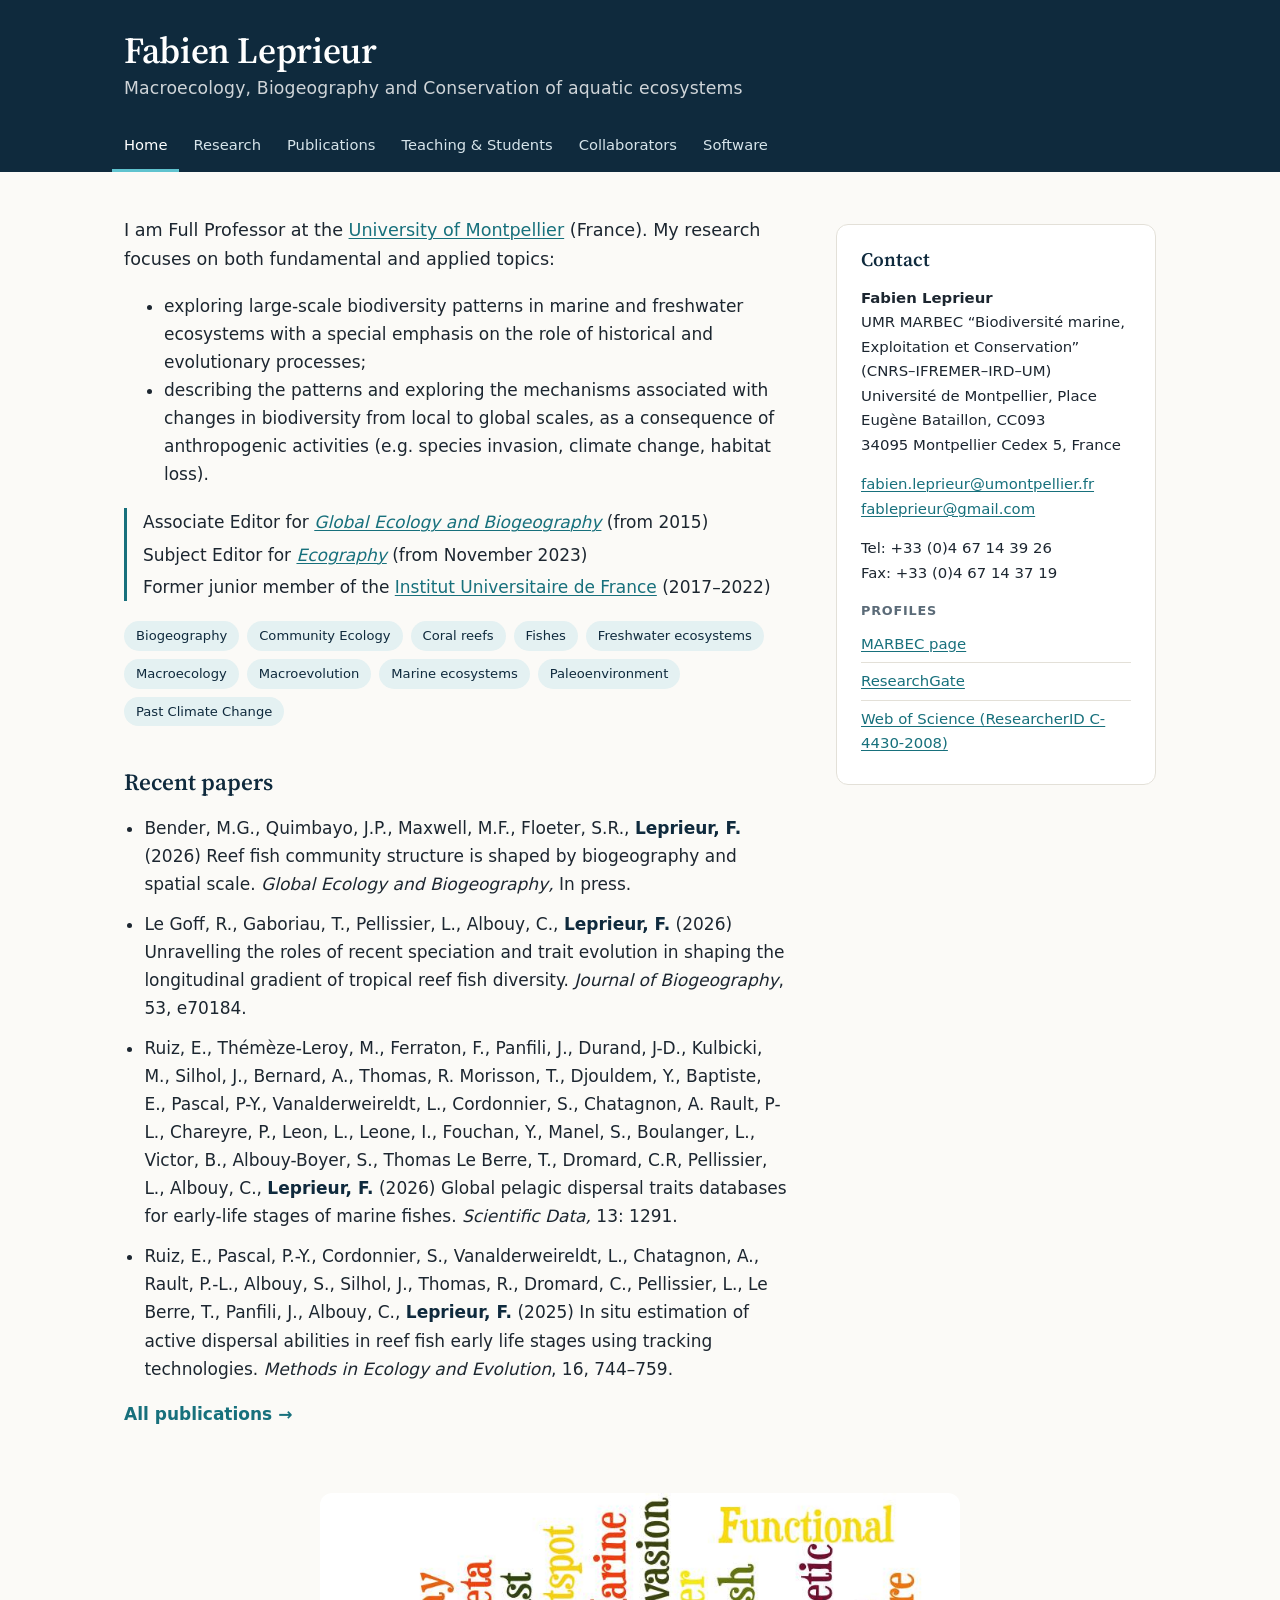
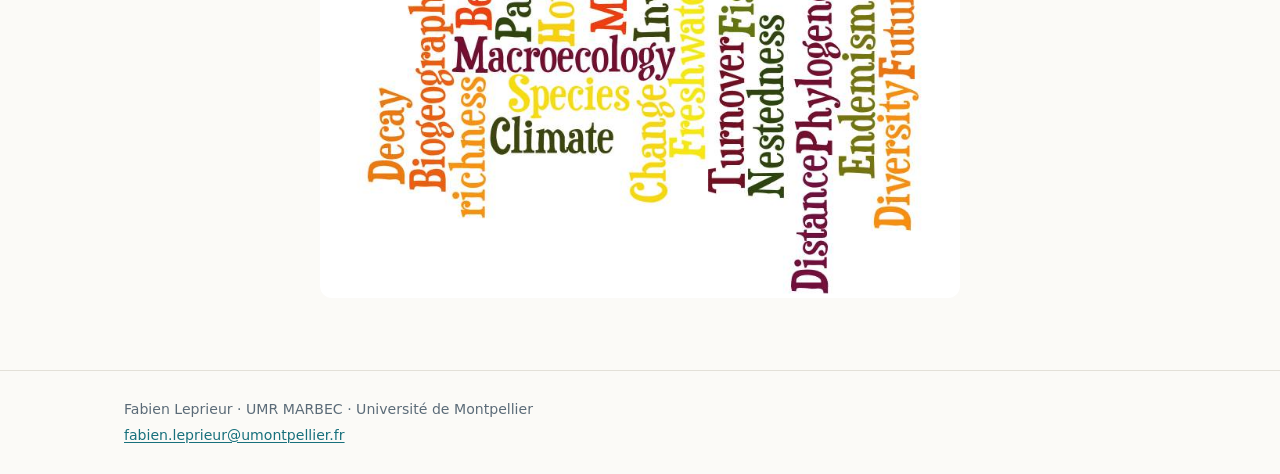
<file: index.html>
<!DOCTYPE html>
<html lang="en">
<head>
<meta charset="utf-8">
<meta name="viewport" content="width=device-width, initial-scale=1">
<title>Fabien Leprieur</title>
<meta name="description" content="Fabien Leprieur, Full Professor at the University of Montpellier (UMR MARBEC): macroecology, biogeography and conservation of aquatic ecosystems.">
<link rel="preconnect" href="https://fonts.googleapis.com">
<link rel="preconnect" href="https://fonts.gstatic.com" crossorigin>
<link rel="stylesheet" href="https://fonts.googleapis.com/css2?family=Source+Serif+4:opsz,wght@8..60,400;8..60,600;8..60,700&display=swap">
<link rel="stylesheet" href="style.css">
<link rel="icon" href="data:image/svg+xml,%3Csvg xmlns='http://www.w3.org/2000/svg' viewBox='0 0 32 32'%3E%3Crect width='32' height='32' rx='6' fill='%230f2a3d'/%3E%3Ctext x='16' y='22' font-family='Georgia' font-size='16' fill='%23fff' text-anchor='middle'%3EFL%3C/text%3E%3C/svg%3E">
</head>
<body>
<header class="site-header">
  <div class="wrap header-inner">
    <a class="brand" href="index.html">
      <span class="brand-name">Fabien Leprieur</span>
      <span class="brand-tag">Macroecology, Biogeography and Conservation of aquatic ecosystems</span>
    </a>
    <button class="nav-toggle" aria-expanded="false" aria-controls="site-nav">Menu</button>
    <nav id="site-nav" class="site-nav">
<a href="index.html" aria-current="page">Home</a>
<a href="research.html">Research</a>
<a href="publications.html">Publications</a>
<a href="teaching.html">Teaching &amp; Students</a>
<a href="collaborators.html">Collaborators</a>
<a href="software.html">Software</a>
    </nav>
  </div>
</header>
<main class="wrap">

<div class="home-grid">
  <section class="intro">
    <h1 class="sr-only">Fabien Leprieur</h1>
    <p class="lead">I am Full Professor at the <a href="https://www.umontpellier.fr/">University of Montpellier</a> (France). My research focuses on both fundamental and applied topics:</p>
    <ul>
      <li>exploring large-scale biodiversity patterns in marine and freshwater ecosystems with a special emphasis on the role of historical and evolutionary processes;</li>
      <li>describing the patterns and exploring the mechanisms associated with changes in biodiversity from local to global scales, as a consequence of anthropogenic activities (e.g. species invasion, climate change, habitat loss).</li>
    </ul>
    <ul class="roles">
      <li>Associate Editor for <a href="https://onlinelibrary.wiley.com/journal/14668238"><em>Global Ecology and Biogeography</em></a> (from 2015)</li>
      <li>Subject Editor for <a href="https://nsojournals.onlinelibrary.wiley.com/journal/16000587"><em>Ecography</em></a> (from November 2023)</li>
      <li>Former junior member of the <a href="https://www.iufrance.fr/">Institut Universitaire de France</a> (2017–2022)</li>
    </ul>
    <div class="chips" aria-label="Keywords">
      <span>Biogeography</span><span>Community Ecology</span><span>Coral reefs</span><span>Fishes</span><span>Freshwater ecosystems</span><span>Macroecology</span><span>Macroevolution</span><span>Marine ecosystems</span><span>Paleoenvironment</span><span>Past Climate Change</span>
    </div>

    <h2>Recent papers</h2>
    <ul class="pubs">
      <li>Bender, M.G., Quimbayo, J.P., Maxwell, M.F., Floeter, S.R., <strong>Leprieur, F.</strong> (2026) Reef fish community structure is shaped by biogeography and spatial scale. <em>Global Ecology and Biogeography,</em> In press.</li>
      <li>Le Goff, R., Gaboriau, T., Pellissier, L., Albouy, C., <strong>Leprieur, F.</strong> (2026) Unravelling the roles of recent speciation and trait evolution in shaping the longitudinal gradient of tropical reef fish diversity. <em>Journal of Biogeography</em>, 53, e70184.</li>
      <li>Ruiz, E., Thémèze-Leroy, M., Ferraton, F., Panfili, J., Durand, J-D., Kulbicki, M., Silhol, J., Bernard, A., Thomas, R. Morisson, T., Djouldem, Y., Baptiste, E., Pascal, P-Y., Vanalderweireldt, L., Cordonnier, S., Chatagnon, A. Rault, P-L., Chareyre, P., Leon, L., Leone, I., Fouchan, Y., Manel, S., Boulanger, L., Victor, B., Albouy-Boyer, S., Thomas Le Berre, T., Dromard, C.R, Pellissier, L., Albouy, C., <strong>Leprieur, F.</strong> (2026) Global pelagic dispersal traits databases for early-life stages of marine fishes. <em>Scientific Data,</em> 13: 1291.</li>
      <li>Ruiz, E., Pascal, P.-Y., Cordonnier, S., Vanalderweireldt, L., Chatagnon, A., Rault, P.-L., Albouy, S., Silhol, J., Thomas, R., Dromard, C., Pellissier, L., Le Berre, T., Panfili, J., Albouy, C., <strong>Leprieur, F.</strong> (2025) In situ estimation of active dispersal abilities in reef fish early life stages using tracking technologies. <em>Methods in Ecology and Evolution</em>, 16, 744–759.</li>
    </ul>
    <p><a class="more" href="publications.html">All publications →</a></p>
  </section>

  <aside class="card contact">
    <h2>Contact</h2>
    <p><strong>Fabien Leprieur</strong><br>
    UMR MARBEC “Biodiversité marine, Exploitation et Conservation” (CNRS–IFREMER–IRD–UM)<br>
    Université de Montpellier, Place Eugène Bataillon, CC093<br>
    34095 Montpellier Cedex 5, France</p>
    <p><a href="mailto:fabien.leprieur@umontpellier.fr">fabien.leprieur@umontpellier.fr</a><br>
    <a href="mailto:fableprieur@gmail.com">fableprieur@gmail.com</a></p>
    <p>Tel: +33 (0)4 67 14 39 26<br>Fax: +33 (0)4 67 14 37 19</p>
    <h3>Profiles</h3>
    <ul class="links">
      <li><a href="https://umr-marbec.fr/membre/fabien-leprieur/">MARBEC page</a></li>
      <li><a href="https://www.researchgate.net/profile/Fabien_Leprieur2">ResearchGate</a></li>
      <li><a href="https://www.webofscience.com/wos/author/record/C-4430-2008">Web of Science (ResearcherID C-4430-2008)</a></li>
    </ul>
  </aside>
</div>
<figure class="wordcloud"><img src="img/wordcloud.jpg" alt="Word cloud of research themes: macroecology, biogeography, climate change, freshwater, marine, functional and phylogenetic diversity, turnover, nestedness, endemism, invasion" width="818" height="518"></figure>

</main>
<footer class="site-footer">
  <div class="wrap">
    <p>Fabien Leprieur · UMR MARBEC · Université de Montpellier</p>
    <p><a href="mailto:fabien.leprieur@umontpellier.fr">fabien.leprieur@umontpellier.fr</a></p>
  </div>
</footer>
<script>
const b=document.querySelector('.nav-toggle'),n=document.getElementById('site-nav');
b.addEventListener('click',()=>{const o=n.classList.toggle('open');b.setAttribute('aria-expanded',o);});
</script>
</body>
</html>
</file>
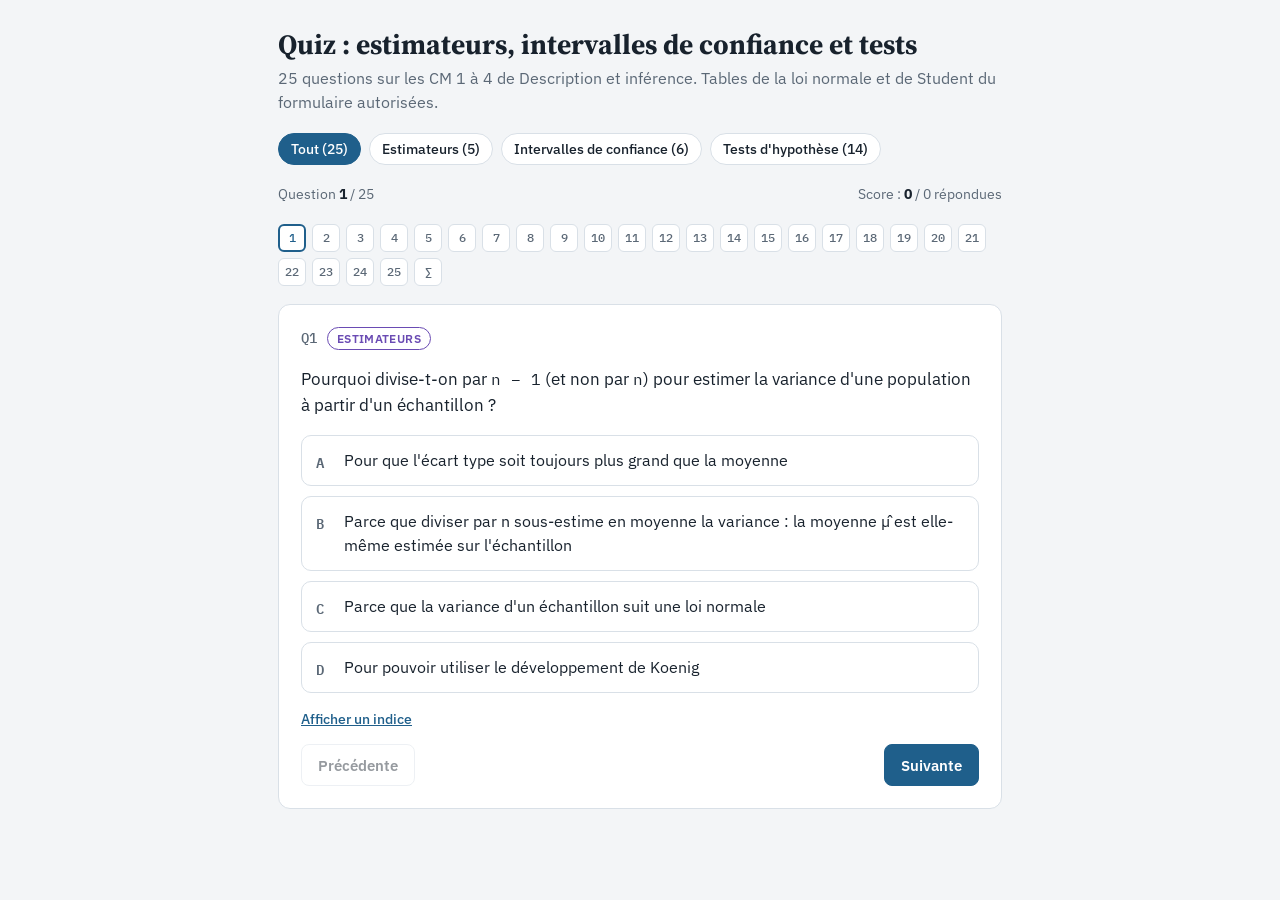
<file: quiz-inference/index.html>
<!DOCTYPE html>
<html lang="fr">
<head>
<meta charset="utf-8">
<meta name="viewport" content="width=device-width, initial-scale=1">
<title>Quiz Description et inférence</title>
<link rel="preconnect" href="https://fonts.googleapis.com">
<link rel="preconnect" href="https://fonts.gstatic.com" crossorigin>
<link href="https://fonts.googleapis.com/css2?family=Source+Serif+4:opsz,wght@8..60,600;8..60,700&family=IBM+Plex+Sans:wght@400;500;600&family=IBM+Plex+Mono:wght@400;500&display=swap" rel="stylesheet">
<style>
:root {
  /* Plan : fiche de TD calme, une colonne ; chaque thème du cours a sa couleur de pastille */
  --bg: #f3f5f7;
  --surface: #ffffff;
  --ink: #18222d;
  --muted: #5b6876;
  --line: #d9e0e7;
  --accent: #1f5f8b;
  --accent-soft: #e3eef6;
  --good: #1e7a4c;
  --good-soft: #e2f3ea;
  --bad: #b2362b;
  --bad-soft: #fbe7e4;
  --t-est: #6a4bb3;
  --t-ic: #1f5f8b;
  --t-test: #a45a12;
  --font-display: "Source Serif 4", Georgia, serif;
  --font-body: "IBM Plex Sans", system-ui, -apple-system, "Segoe UI", sans-serif;
  --font-mono: "IBM Plex Mono", ui-monospace, Menlo, monospace;
  color-scheme: light;
}
@media (prefers-color-scheme: dark) {
  :root:not([data-theme="light"]) {
    --bg: #12171d; --surface: #1a2129; --ink: #e6ebf0; --muted: #9aa7b4; --line: #2c3641;
    --accent: #6fb0e0; --accent-soft: #1c3142; --good: #5cc98f; --good-soft: #17322a;
    --bad: #f08a7e; --bad-soft: #3a1f1d; --t-est: #b39cf0; --t-ic: #6fb0e0; --t-test: #e7a560;
    color-scheme: dark;
  }
}
:root[data-theme="dark"] {
  --bg: #12171d; --surface: #1a2129; --ink: #e6ebf0; --muted: #9aa7b4; --line: #2c3641;
  --accent: #6fb0e0; --accent-soft: #1c3142; --good: #5cc98f; --good-soft: #17322a;
  --bad: #f08a7e; --bad-soft: #3a1f1d; --t-est: #b39cf0; --t-ic: #6fb0e0; --t-test: #e7a560;
  color-scheme: dark;
}
* { box-sizing: border-box; }
html, body { margin: 0; }
body { background: var(--bg); color: var(--ink); font: 16px/1.55 var(--font-body); }
.wrap { max-width: 760px; margin: 0 auto; padding: 28px 18px 60px; display: flex; flex-direction: column; gap: 18px; }
header h1 { font: 700 1.75rem/1.2 var(--font-display); margin: 0 0 4px; text-wrap: balance; }
header p { margin: 0; color: var(--muted); }
.filters { display: flex; flex-wrap: wrap; gap: 8px; }
.chip-btn { font: 500 .88rem var(--font-body); border: 1px solid var(--line); background: var(--surface); color: var(--ink); padding: 6px 12px; border-radius: 999px; cursor: pointer; }
.chip-btn[aria-pressed="true"] { background: var(--accent); border-color: var(--accent); color: var(--surface); }
.chip-btn:focus-visible, .opt:focus-visible, .btn:focus-visible, .dot:focus-visible { outline: 3px solid var(--accent); outline-offset: 2px; }
.status { display: flex; justify-content: space-between; align-items: center; gap: 12px; font-size: .9rem; color: var(--muted); font-variant-numeric: tabular-nums; }
.status strong { color: var(--ink); }
.dots { display: flex; flex-wrap: wrap; gap: 6px; }
.dot { width: 28px; height: 28px; border-radius: 6px; border: 1px solid var(--line); background: var(--surface); color: var(--muted); font: 500 .75rem var(--font-mono); cursor: pointer; padding: 0; }
.dot.current { border-color: var(--accent); color: var(--accent); border-width: 2px; }
.dot.ok { background: var(--good-soft); border-color: var(--good); color: var(--good); }
.dot.ko { background: var(--bad-soft); border-color: var(--bad); color: var(--bad); }
.card { background: var(--surface); border: 1px solid var(--line); border-radius: 12px; padding: 22px; display: flex; flex-direction: column; gap: 16px; }
.qhead { display: flex; align-items: center; gap: 10px; flex-wrap: wrap; }
.qnum { font: 500 .85rem var(--font-mono); color: var(--muted); }
.tag { font: 600 .74rem var(--font-body); letter-spacing: .03em; text-transform: uppercase; padding: 3px 9px; border-radius: 999px; border: 1px solid currentColor; }
.tag.est { color: var(--t-est); } .tag.ic { color: var(--t-ic); } .tag.test { color: var(--t-test); }
.prompt { font-size: 1.07rem; margin: 0; }
.data { font: .92rem/1.6 var(--font-mono); background: var(--bg); border: 1px solid var(--line); border-radius: 8px; padding: 10px 12px; overflow-x: auto; }
.opts { display: flex; flex-direction: column; gap: 10px; }
.opt { text-align: left; font: inherit; color: var(--ink); background: var(--surface); border: 1px solid var(--line); border-radius: 10px; padding: 12px 14px; cursor: pointer; display: flex; gap: 12px; align-items: flex-start; }
.opt:hover:not([disabled]) { border-color: var(--accent); background: var(--accent-soft); }
.opt .key { font: 600 .85rem var(--font-mono); color: var(--muted); min-width: 1.2em; padding-top: 2px; }
.opt[disabled] { cursor: default; }
.opt.right { border-color: var(--good); background: var(--good-soft); }
.opt.wrong { border-color: var(--bad); background: var(--bad-soft); }
.hint-row { display: flex; gap: 10px; flex-wrap: wrap; }
.hint { font-size: .93rem; color: var(--muted); border-left: 3px solid var(--line); padding-left: 12px; margin: 0; }
.feedback { border-radius: 10px; padding: 14px 16px; font-size: .96rem; }
.feedback.ok { background: var(--good-soft); border: 1px solid var(--good); }
.feedback.ko { background: var(--bad-soft); border: 1px solid var(--bad); }
.feedback b { display: block; margin-bottom: 4px; }
.feedback .verdict { display: block; margin-bottom: 10px; font-size: 1rem; }
.fb-sec { border-top: 1px solid var(--line); padding-top: 10px; margin-top: 10px; }
.fb-sec h3 { font: 600 .78rem var(--font-body); text-transform: uppercase; letter-spacing: .05em; color: var(--muted); margin: 0 0 6px; }
.fb-sec p { margin: 0; }
.why { list-style: none; margin: 0; padding: 0; display: flex; flex-direction: column; gap: 6px; }
.why li { display: flex; gap: 10px; }
.why .lk { font: 600 .85rem var(--font-mono); color: var(--bad); min-width: 1.2em; padding-top: 1px; }
.feedback .src { display: block; margin-top: 8px; font-size: .82rem; color: var(--muted); }
.nav { display: flex; justify-content: space-between; gap: 10px; }
.btn { font: 600 .95rem var(--font-body); border-radius: 8px; padding: 10px 16px; border: 1px solid var(--line); background: var(--surface); color: var(--ink); cursor: pointer; }
.btn.primary { background: var(--accent); border-color: var(--accent); color: var(--surface); }
.btn[disabled] { opacity: .45; cursor: default; }
.link-btn { background: none; border: none; color: var(--accent); font: 500 .9rem var(--font-body); cursor: pointer; padding: 0; text-decoration: underline; }
.result h2 { font: 700 1.4rem var(--font-display); margin: 0; }
.score-big { font: 700 2.6rem var(--font-display); font-variant-numeric: tabular-nums; }
.bars { display: flex; flex-direction: column; gap: 10px; }
.bar-row { display: grid; grid-template-columns: 170px 1fr 54px; gap: 10px; align-items: center; font-size: .92rem; }
.bar { height: 10px; background: var(--bg); border-radius: 5px; overflow: hidden; border: 1px solid var(--line); }
.bar span { display: block; height: 100%; }
.bar-row .n { font-variant-numeric: tabular-nums; text-align: right; color: var(--muted); }
.review { display: flex; flex-direction: column; gap: 6px; font-size: .92rem; }
.review button { text-align: left; }
@media (max-width: 480px) { .bar-row { grid-template-columns: 1fr 54px; } .bar-row .bar { grid-column: 1 / -1; order: 3; } .card { padding: 16px; } }
@media (prefers-reduced-motion: no-preference) { .bar span { transition: width .4s ease; } }
sub, sup { font-size: .72em; }
.m { font-family: var(--font-mono); font-size: .94em; white-space: nowrap; }
</style>
</head>
<body>
<div class="wrap">
  <header>
    <h1>Quiz : estimateurs, intervalles de confiance et tests</h1>
    <p>25 questions sur les CM 1 à 4 de Description et inférence. Tables de la loi normale et de Student du formulaire autorisées.</p>
  </header>

  <div class="filters" role="group" aria-label="Filtrer par thème">
    <button class="chip-btn" data-f="all" aria-pressed="true">Tout (25)</button>
    <button class="chip-btn" data-f="est" aria-pressed="false">Estimateurs (5)</button>
    <button class="chip-btn" data-f="ic" aria-pressed="false">Intervalles de confiance (6)</button>
    <button class="chip-btn" data-f="test" aria-pressed="false">Tests d'hypothèse (14)</button>
  </div>

  <div class="status"><span>Question <strong id="pos">1</strong> / <span id="tot">20</span></span><span>Score : <strong id="score">0</strong> / <span id="answered">0</span> répondues</span></div>
  <div class="dots" id="dots" aria-label="Accès direct aux questions"></div>

  <main id="stage"></main>
</div>

<script>
const T = { est: "Estimateurs", ic: "Intervalle de confiance", test: "Tests d'hypothèse" };
const Q = [
// ---------- ESTIMATEURS ----------
{ t:"est", p:"Pourquoi divise-t-on par <span class='m'>n − 1</span> (et non par <span class='m'>n</span>) pour estimer la variance d'une population à partir d'un échantillon ?",
  o:["Pour que l'écart type soit toujours plus grand que la moyenne",
     "Parce que diviser par n sous-estime en moyenne la variance : la moyenne µ̂ est elle-même estimée sur l'échantillon",
     "Parce que la variance d'un échantillon suit une loi normale",
     "Pour pouvoir utiliser le développement de Koenig"],
  a:1, h:"Pense à ce qui est inconnu dans la formule de la variance quand on travaille sur un échantillon.",
  s:"Formulaire CM1-2, § 5" },
{ t:"est", p:"Sur un échantillon on mesure : <span class='m'>4, 6, 8, 10, 12</span>. Quelle est l'estimation non biaisée de la variance de la population, σ̂² ?",
  o:["8","10","3,16","2,5"], a:1, h:"Moyenne = 8. Somme des carrés des écarts, puis divise par n − 1.",
  s:"Formulaire CM1-2, § 5" },
{ t:"est", p:"Que représente l'erreur type de la moyenne, <span class='m'>σ / √n</span> ?",
  o:["La dispersion des individus de la population autour de la moyenne",
     "L'écart type de la distribution d'échantillonnage de µ̂ : la variabilité de la moyenne d'un échantillon à l'autre, dont la variance d'échantillonnage vaut σ²/n",
     "L'erreur de mesure commise par l'instrument",
     "L'écart observé entre µ̂ et la vraie moyenne µ dans notre échantillon"],
  a:1, h:"Imagine qu'on répète l'échantillonnage un grand nombre de fois et qu'on calcule µ̂ à chaque fois.",
  s:"Formulaire CM1-2, § 5 (démonstration) et § 7.1" },
{ t:"est", p:"Un échantillon de <span class='m'>n = 36</span> poissons donne σ̂ = 6 cm pour la longueur. Que vaut l'erreur type sur la moyenne ?",
  o:["6 cm","1 cm","0,17 cm","36 cm"], a:1, h:"Erreur type = σ̂ / √n.",
  s:"Formulaire CM1-2, § 7.1" },
{ t:"est", p:"D'après le théorème central limite, comment se distribue la moyenne d'échantillon µ̂ quand n est grand (observations indépendantes, espérance µ, écart type σ) ?",
  o:["Selon une loi normale d'espérance µ et d'écart type σ / √n",
     "Selon une loi normale d'espérance µ et d'écart type σ",
     "Selon une loi uniforme sur [µ − σ ; µ + σ]",
     "Selon la même loi que les observations, quelle qu'elle soit"],
  a:0, h:"La moyenne lisse les fluctuations : sa dispersion diminue avec n.",
  s:"Formulaire CM1-2, § 4 et § 7.1" },
{ t:"ic", p:"Un intervalle de confiance à 95 % sur une moyenne a été calculé. Quelle interprétation est correcte ?",
  o:["95 % des individus de la population ont une valeur dans cet intervalle",
     "La moyenne de l'échantillon a 95 % de chances d'être dans l'intervalle",
     "La procédure encadre la vraie moyenne µ avec un risque α = 5 % que µ soit en dehors",
     "Il y a 5 % des données de l'échantillon en dehors de l'intervalle"],
  a:2, h:"L'intervalle porte sur un paramètre de la population, pas sur les individus.",
  s:"Formulaire CM1-2, § 7" },
{ t:"ic", p:"Pour un IC à 95 % sur une moyenne avec un petit échantillon de <span class='m'>n = 10</span>, quel quantile t<sub>α</sub> lit-on dans la table de Student ?",
  o:["1,96","2,228","2,262","1,833"], a:2, h:"Degrés de liberté = n − 1 ; colonne p = 0,05 (bilatéral) de la table.",
  s:"Formulaire CM1-2, § 7.1 et table de Student" },
{ t:"ic", p:"Un échantillon de <span class='m'>n = 16</span> escargots donne une masse moyenne µ̂ = 20 g et σ̂ = 4 g. Quel est l'IC à 95 % de la masse moyenne ?",
  o:["[18,04 ; 21,96]","[17,87 ; 22,13]","[11,47 ; 28,53]","[18,25 ; 21,75]"], a:1,
  h:"Erreur type = 4/√16 ; ν = 15 ; t(15 ; 0,05) dans la table.",
  s:"Formulaire CM1-2, § 7.1" },
{ t:"ic", p:"Un grand échantillon de <span class='m'>n = 100</span> arbres donne une hauteur moyenne µ̂ = 50 m et σ̂ = 10 m. Quel est l'IC à 95 % ?",
  o:["[30,4 ; 69,6]","[49,0 ; 51,0]","[48,04 ; 51,96]","[47,42 ; 52,58]"], a:2,
  h:"n grand : t<sub>α</sub> ≈ z<sub>α</sub> = 1,96.",
  s:"Formulaire CM1-2, § 7.1" },
{ t:"ic", p:"Avec les mêmes données, on passe d'un IC à 95 % à un IC à 99 %. Que se passe-t-il ?",
  o:["L'intervalle devient plus étroit car on est plus précis",
     "L'intervalle devient plus large : on prend le quantile à 99,5 % (2,576 au lieu de 1,96 pour n grand)",
     "L'intervalle ne change pas, seul α change",
     "L'intervalle se décale vers les grandes valeurs"],
  a:1, h:"Pour se tromper moins souvent (α plus petit), il faut couvrir davantage de valeurs.",
  s:"Formulaire CM1-2, § 7.1" },
{ t:"ic", p:"On veut que la demi-longueur de l'IC à 95 % sur une moyenne soit inférieure à <span class='m'>λ = 2</span>, sachant que σ̂ ≈ 10. Quelle taille d'échantillon minimale faut-il ?",
  o:["25","49","97","10"], a:2, h:"n > t<sub>α</sub>² σ̂² / λ² ; commence avec z = 1,96 et vérifie que n est grand.",
  s:"Formulaire CM1-2, § 8.2" },
{ t:"test", p:"Quel est l'objectif d'un test d'hypothèse statistique ?",
  o:["Démontrer que l'hypothèse alternative H1 est vraie",
     "Calculer la valeur exacte du paramètre de la population",
     "Décider si l'écart entre ce qu'on observe et ce qu'on attend sous H0 peut s'expliquer par les seules fluctuations d'échantillonnage, avec un risque d'erreur α contrôlé",
     "Prouver que H0 est vraie quand la p-value est grande"],
  a:2, h:"Dans l'exemple des gélinottes : la différence de 5,7 mm peut-elle être due au hasard du tirage ?",
  s:"CM3-4, I] Principe d'un test statistique" },
{ t:"test", p:"Une étude sur 6 individus par groupe ne trouve pas de différence significative entre deux moyennes (p = 0,30). Que peut-on conclure ?",
  o:["Les deux populations ont la même moyenne",
     "On ne rejette pas H0, mais cela ne prouve pas H0 : soit il n'y a pas de différence, soit le test manque de puissance (effectif insuffisant)",
     "Il y a 30 % de chances que H0 soit vraie",
     "Le test a été mal calculé, il faut recommencer avec α = 30 %"],
  a:1, h:"Le cours donne deux causes possibles à un résultat non significatif.",
  s:"CM3-4, Erreurs de type I et II et puissance" },
// ---------- TESTS D'HYPOTHÈSE ----------
{ t:"test", p:"Qu'est-ce que l'erreur de type I (risque de première espèce, α) ?",
  o:["Ne pas rejeter H0 alors qu'elle est fausse",
     "Rejeter H0 alors qu'elle est vraie",
     "Rejeter H1 alors qu'elle est vraie",
     "Se tromper dans le calcul de la statistique"],
  a:1, h:"Dans l'analogie du cours : condamner un innocent.",
  s:"CM3-4, Erreurs de type I et II" },
{ t:"test", p:"Un chercheur abaisse son seuil α de 5 % à 1 % pour n'avancer que des conclusions très fiables. Quelle conséquence, à effectif constant ?",
  o:["Le risque β (type II) augmente : il risque davantage de ne pas détecter un effet réel",
     "Le risque β diminue aussi",
     "La puissance du test augmente",
     "Aucune, α et β sont indépendants"],
  a:0, h:"Les deux erreurs sont antagonistes.",
  s:"CM3-4, Erreurs de type I et II" },
{ t:"test", p:"Dans le test par permutation sur les gélinottes, on trouve <span class='m'>P(D<sub>perm</sub> ≥ D<sub>obs</sub> | H0) = 0,0087</span> avec α = 5 %. Quelle conclusion ?",
  o:["On ne rejette pas H0 car 0,0087 est très petit",
     "On rejette H0 : la probabilité de se tromper en la rejetant (0,87 %) est inférieure à α",
     "H0 est vraie avec une probabilité de 99,13 %",
     "On ne peut pas conclure sans table"],
  a:1, h:"Compare la p-value au risque α fixé au départ.",
  s:"CM3-4, Principe d'un test (exemple des gélinottes)" },
{ t:"test", p:"On se demande : « la taille moyenne de la rectrice est-elle <em>plus grande</em> au site 2 qu'au site 1 ? ». Quel test et quelle hypothèse alternative ?",
  o:["Test bilatéral, H1 : µ<sub>1</sub> ≠ µ<sub>2</sub>",
     "Test unilatéral, H1 : µ<sub>1</sub> < µ<sub>2</sub>",
     "Test unilatéral, H1 : µ<sub>1</sub> = µ<sub>2</sub>",
     "Test bilatéral, H1 : µ<sub>1</sub> > µ<sub>2</sub>"],
  a:1, h:"La question précise un sens à la différence.",
  s:"CM3-4, Test bilatéral vs unilatéral" },
{ t:"test", p:"Pour comparer deux moyennes d'échantillons indépendants, quelle séquence de tests suit le cours ?",
  o:["Test t de Student, puis test de Fisher, puis Shapiro-Wilk",
     "Shapiro-Wilk (normalité), puis Fisher (égalité des variances), puis t de Student ou t avec correction de Welch",
     "Wilcoxon-Mann-Whitney, puis Shapiro-Wilk",
     "Directement le test t, les conditions sont facultatives"],
  a:1, h:"On vérifie les conditions de validité avant le test principal.",
  s:"CM3-4, II] Comparaison de 2 moyennes" },
{ t:"test", p:"Le test de Shapiro-Wilk rejette la normalité de vos données. Quelle affirmation sur le test non paramétrique de Wilcoxon-Mann-Whitney, par rapport au test t de Student, est correcte ?",
  o:["Il n'a aucune condition de validité",
     "Il compare les moyennes plus précisément que le test t",
     "Il ne suppose ni normalité ni égalité des variances et travaille sur les rangs : il compare des distributions plutôt que des moyennes, mais exige toujours des observations indépendantes",
     "Il n'est utilisable qu'avec de grands échantillons (n > 30)"],
  a:2, h:"Un test paramétrique repose sur des paramètres (moyenne, variance) d'une loi supposée.",
  s:"CM3-4, a-2) Approche non paramétrique" },
{ t:"test", p:"On compare la longueur (mm) des œufs de deux populations d'oiseaux. Les deux échantillons sont normaux, et le test de Fisher ne rejette pas l'égalité des variances.<div class='data'>Population 1 : n<sub>1</sub> = 12 ; µ̂<sub>1</sub> = 25,0 ; σ̂<sub>1</sub>² = 6,0<br>Population 2 : n<sub>2</sub> = 14 ; µ̂<sub>2</sub> = 22,6 ; σ̂<sub>2</sub>² = 5,0</div>Calcule t<sub>obs</sub> et conclus (test bilatéral, α = 5 %).",
  o:["t<sub>obs</sub> = 2,61 ; ν = 24 ; t<sub>théo</sub> = 2,064 : on rejette H0, les longueurs moyennes diffèrent",
     "t<sub>obs</sub> = 1,03 ; ν = 24 ; t<sub>théo</sub> = 2,064 : on ne rejette pas H0",
     "t<sub>obs</sub> = 1,12 ; ν = 24 ; t<sub>théo</sub> = 2,064 : on ne rejette pas H0",
     "t<sub>obs</sub> = 2,61 ; ν = 26 ; t<sub>théo</sub> = 1,706 : on rejette H0"],
  a:0, h:"1) Variance commune σ̂² = ((n<sub>1</sub> − 1)σ̂<sub>1</sub>² + (n<sub>2</sub> − 1)σ̂<sub>2</sub>²) / (n<sub>1</sub> + n<sub>2</sub> − 2). 2) t = (µ̂<sub>1</sub> − µ̂<sub>2</sub>) / (σ̂ √(1/n<sub>1</sub> + 1/n<sub>2</sub>)). 3) ν = n<sub>1</sub> + n<sub>2</sub> − 2.",
  s:"CM3-4, Test de Student sur échantillons non appariés (formule 1)" },
{ t:"test", p:"On compare la masse (g) de deux lignées de souris, avec seulement <span class='m'>n = 5</span> individus par lignée. Quel test utiliser ?",
  o:["Un test Z, en comparant à 1,96 (quantile de la loi normale)",
     "Le test t de Student à variance commune, avec ν = n<sub>1</sub> + n<sub>2</sub> − 2 = 8 degrés de liberté",
     "Le test t avec correction de Welch, car les effectifs sont faibles",
     "Le test de Wilcoxon-Mann-Whitney, car n < 10 (règle vue en TP)"],
  a:3, h:"Avec si peu d'individus, peut-on vraiment vérifier qu'une variable suit une loi normale ?",
  s:"CM3-4, a-2) Approche non paramétrique ; règle n < 10 vue en TP" },
{ t:"test", p:"Suite de la question précédente. Masses mesurées :<div class='data'>Lignée 1 : 12 · 14 · 15 · 16 · 18<br>Lignée 2 : 16 · 18 · 19 · 20 · 22</div>Test de Wilcoxon-Mann-Whitney bilatéral à α = 5 %. Pour n<sub>1</sub> = n<sub>2</sub> = 5, la table donne <span class='m'>U<sub>théo</sub> = 2</span>. Quel résultat obtient-on ?",
  o:["ΣR<sub>1</sub> = 17, ΣR<sub>2</sub> = 38 ; U<sub>obs</sub> = min(23 ; 2) = 2 ≤ 2 : on rejette H0",
     "ΣR<sub>1</sub> = 17, ΣR<sub>2</sub> = 38 ; U<sub>obs</sub> = 23 > 2 : on ne rejette pas H0",
     "ΣR<sub>1</sub> = 16, ΣR<sub>2</sub> = 39 ; U<sub>obs</sub> = 1 ≤ 2 : on rejette H0",
     "ΣR<sub>1</sub> = 17, ΣR<sub>2</sub> = 38 ; U<sub>obs</sub> = 2 : on ne rejette pas H0, car il faudrait U<sub>obs</sub> > U<sub>théo</sub>"],
  a:0, h:"Classe les 10 valeurs ensemble, donne un rang moyen aux ex aequo (16 et 18 apparaissent deux fois), puis U<sub>1</sub> = n<sub>1</sub>n<sub>2</sub> + n<sub>1</sub>(n<sub>1</sub> + 1)/2 − ΣR<sub>1</sub>.",
  s:"CM3-4, Test de Wilcoxon-Mann-Whitney" },
{ t:"test", p:"Tailles de 15 mammifères marins : le test de Shapiro-Wilk donne <span class='m'>W = 0,876</span>, et la table donne <span class='m'>W<sub>95 %, 15</sub> = 0,881</span>. Que conclure, et quelle suite donner pour comparer ces animaux à un autre groupe ?",
  o:["W < W<sub>théo</sub> : on rejette la normalité ; on préfère un test non paramétrique (Wilcoxon-Mann-Whitney)",
     "W < W<sub>théo</sub> : on accepte la normalité ; on fait un test t de Student",
     "W est proche de 1 : les données sont normales, on fait un test de Fisher",
     "Shapiro-Wilk ne s'applique pas sous n = 30"],
  a:0, h:"Pour Shapiro-Wilk, plus W est grand, plus la normalité est crédible. H0 = normalité.",
  s:"CM3-4, II.1 Test de Shapiro-Wilk (exemple des mammifères marins)" },
{ t:"test", p:"Ailes de papillons, 10 en Alaska (A) et 10 en Illinois (I). Somme des rangs : <span class='m'>ΣR<sub>A</sub> = 55</span>, <span class='m'>ΣR<sub>I</sub> = 155</span>. En bilatéral à 5 %, la table donne <span class='m'>U<sub>théo</sub> = 23</span>. Que valent U<sub>obs</sub> et la décision ?",
  o:["U<sub>obs</sub> = 100 > 23 : on ne rejette pas H0",
     "U<sub>obs</sub> = 0 ≤ 23 : on rejette H0, les tailles d'ailes diffèrent",
     "U<sub>obs</sub> = 50 > 23 : on ne rejette pas H0",
     "U<sub>obs</sub> = 0 < 23 : on ne rejette pas H0 car U<sub>obs</sub> doit dépasser U<sub>théo</sub>"],
  a:1, h:"U<sub>1</sub> = n<sub>1</sub>n<sub>2</sub> + n<sub>1</sub>(n<sub>1</sub> + 1)/2 − ΣR<sub>1</sub> ; en bilatéral, U<sub>obs</sub> = min(U<sub>1</sub>, U<sub>2</sub>).",
  s:"CM3-4, a-2) Test de Wilcoxon-Mann-Whitney (exemple de Papilio glaucus)" },
{ t:"test", p:"Test t de Student avec <span class='m'>ν = 20</span>, α = 5 % et <span class='m'>t<sub>obs</sub> = 1,90</span>. Quelle est la différence entre un test bilatéral et un test unilatéral à droite (H1 : µ<sub>1</sub> > µ<sub>2</sub>) ?",
  o:["Bilatéral : α/2 = 2,5 % dans chaque queue, rejet si |t<sub>obs</sub>| ≥ 2,086, donc non-rejet. Unilatéral : tout α à droite, rejet si t<sub>obs</sub> ≥ 1,725, donc rejet de H0",
     "Aucune différence : le seuil est 2,086 dans les deux cas, donc non-rejet",
     "Bilatéral : seuil 1,725, donc rejet. Unilatéral : seuil 2,086, donc non-rejet",
     "L'unilatéral est plus exigeant (seuil 2,528) : non-rejet dans les deux cas"],
  a:0, h:"Dans la table du formulaire, p est la probabilité des deux queues réunies. Où se trouve la zone de rejet de 5 % dans chaque cas ?",
  s:"CM3-4, Test bilatéral vs unilatéral ; table de Student" }
];

const EXP = [
// 1
{ c:"Formulaire § 5 : « Du fait de l'incertitude sur la moyenne de la population établie par rapport à un échantillon, la formule précédente tend à sous-estimer la variance de la population. » On utilise donc σ̂² = (1/(n − 1)) Σ(x<sub>i</sub> − µ̂)². C'est la <b>correction de Bessel</b>.",
  a:"Sur un échantillon, on ne connaît pas µ : on la remplace par µ̂, calculée sur les mêmes données. Or µ̂ est, par construction, la valeur qui rend Σ(x<sub>i</sub> − µ̂)² la plus petite possible. Les écarts à µ̂ sont donc en moyenne plus petits que les écarts à la vraie µ, et la variance en 1/n est trop faible (estimateur biaisé). Diviser par n − 1 compense exactement ce biais.",
  p:["Le choix de n − 1 n'a aucun lien avec la comparaison entre écart type et moyenne.", null, "Le choix du dénominateur ne vient pas de la loi suivie par la variance, mais du biais introduit par l'estimation de µ.", "Le développement de Koenig est une simple réécriture du calcul ; il existe avec 1/n comme avec 1/(n − 1)."] },
// 2
{ c:"Formulaire § 5 : estimateur sans biais de la variance, σ̂² = (1/(n − 1)) Σ(x<sub>i</sub> − µ̂)². L'écart type est la racine carrée de la variance.",
  a:"1) Moyenne : µ̂ = (4 + 6 + 8 + 10 + 12)/5 = 40/5 = 8.<br>2) Écarts à la moyenne : −4, −2, 0, 2, 4 ; carrés : 16, 4, 0, 4, 16 ; somme des carrés des écarts (SCE) = 40.<br>3) σ̂² = SCE/(n − 1) = 40/4 = <b>10</b>.",
  p:["8 = 40/5 : on a divisé par n. C'est la variance « de population » appliquée à un échantillon, donc biaisée (elle sous-estime σ²).", null, "3,16 = √10 : c'est l'écart type σ̂, pas la variance.", "2,5 = 10/4 : on a divisé deux fois, ce qui ne correspond à aucune formule du cours."] },
// 3
{ c:"Formulaire § 5 (démonstration) : Var(µ̂) = σ²/n. § 7.1 : « la moyenne estimée de cette variable a une espérance µ et un écart type de σ/√n. La quantité σ/√n porte le nom d'<b>erreur type sur la moyenne</b>. »",
  a:"Chaque échantillon donne une moyenne µ̂ différente : µ̂ est elle-même une variable aléatoire. L'ensemble des valeurs possibles de µ̂ forme la <b>distribution d'échantillonnage</b> de la moyenne. Sa variance, la <b>variance d'échantillonnage</b>, vaut σ²/n, et son écart type, σ/√n, est l'erreur type. Elle mesure la précision de µ̂ comme estimateur de µ, et diminue quand n augmente (loi des grands nombres).",
  p:["La dispersion des individus, c'est σ (ou σ̂). Elle ne diminue pas quand on échantillonne plus d'individus, contrairement à l'erreur type.", null, "L'erreur de mesure instrumentale est une autre source d'erreur ; l'erreur type ne parle que de la variabilité due à l'échantillonnage.", "L'écart réel entre µ̂ et µ est inconnu (on ne connaît pas µ). L'erreur type décrit l'ordre de grandeur attendu de cet écart, pas sa valeur."] },
// 4
{ c:"Formulaire § 7.1 : erreur type sur la moyenne = σ/√n, estimée par σ̂/√n.",
  a:"σ̂/√n = 6/√36 = 6/6 = <b>1 cm</b>. Interprétation : si l'on répétait l'échantillonnage de 36 poissons, les moyennes obtenues varieraient typiquement d'environ 1 cm autour de µ, alors que les individus varient d'environ 6 cm.",
  p:["6 cm est σ̂, la dispersion des individus, pas celle de la moyenne.", null, "0,17 = 6/36 : on a divisé par n au lieu de √n.", "36 est l'effectif, sans rapport avec une erreur."] },
// 5
{ c:"Formulaire § 4 (théorème central limite) : pour des variables indépendantes de même loi, d'espérance µ et d'écart type σ, la somme tend vers une loi normale. § 7.1 : la moyenne estimée a une espérance µ et un écart type σ/√n.",
  a:"µ̂ est une somme de n variables indépendantes divisée par n. D'après le TCL, elle tend vers une loi normale. Son espérance est µ (µ̂ est un estimateur sans biais de µ), et son écart type est σ/√n. Donc µ̂ suit approximativement <b>N(µ, σ²/n)</b>, quelle que soit la loi des observations, dès que n est grand. C'est ce qui justifie la construction de l'IC sur la moyenne.",
  p:[null, "L'écart type σ est celui des individus ; la moyenne est moins dispersée que les individus, d'un facteur √n.", "Aucune loi uniforme n'apparaît dans le TCL.", "Justement non : le TCL dit que la moyenne devient normale même si les observations ne le sont pas."] },
// 7
{ c:"Formulaire § 7 : « un intervalle de valeurs qui permet d'encadrer le <b>paramètre</b> que l'on estime […] α correspond au risque que le paramètre que l'on estime soit en dehors de l'intervalle de confiance. »",
  a:"L'IC porte sur µ, la moyenne de la <b>population</b> (inconnue), pas sur les individus ni sur µ̂. µ̂ est connue et toujours au centre de l'intervalle. Le niveau 95 % signifie que, si l'on répétait l'échantillonnage, 95 % des intervalles construits ainsi contiendraient µ : on accepte un risque α = 5 % de se tromper.",
  p:["La largeur de l'IC dépend de σ/√n, pas de σ : il est bien plus étroit que la dispersion des individus.", "µ̂ est au centre de l'IC par construction : elle y est à 100 %.", null, "L'IC ne décrit pas la répartition des données de l'échantillon."] },
// 8
{ c:"Formulaire § 7.1 : t<sub>α</sub> est « le quantile de la loi de Student à n − 1 degrés de liberté à 97,5 % » pour un IC à 95 %. § 6.9 : la loi de Student sert pour les petits échantillons.",
  a:"1) Petit échantillon : loi de Student, pas loi normale.<br>2) ddl : ν = n − 1 = 9.<br>3) IC à 95 % : quantile à 97,5 %, soit la colonne p = 0,05 de la table (p = probabilité totale des deux queues).<br>4) Lecture : ligne 9, colonne 0,05 → <b>2,2622</b>.",
  p:["1,96 est le quantile de la loi normale, valable seulement pour les grands échantillons.", "2,228 se lit à la ligne ν = 10 : on a oublié de retirer 1 à n.", null, "1,833 est dans la colonne p = 0,1, donc pour un IC à 90 %."] },
// 9
{ c:"Formulaire § 7.1 : IC = [µ̂ − t<sub>α</sub> σ̂/√n ; µ̂ + t<sub>α</sub> σ̂/√n], avec t<sub>α</sub> le quantile de Student à n − 1 ddl et à 1 − α/2.",
  a:"1) Erreur type : σ̂/√n = 4/√16 = 4/4 = 1 g.<br>2) n = 16 est petit : loi de Student, ν = 15, colonne p = 0,05 → t = 2,1314.<br>3) Demi-longueur : a = 2,1314 × 1 = 2,13.<br>4) IC = 20 ± 2,13 = <b>[17,87 ; 22,13]</b>.",
  p:["On a pris 1,96 (loi normale) : inadapté pour n = 16, l'IC est alors trop étroit.", null, "On a multiplié t par σ̂ au lieu de σ̂/√n : on a oublié de diviser par √n.", "On a pris t = 1,753 (colonne p = 0,1) : c'est un IC à 90 %."] },
// 10
{ c:"Formulaire § 7.1 : « pour les grands échantillons et comme le prédit le théorème central limite, t<sub>α</sub> peut être estimé par z<sub>α</sub> », soit 1,96 à 95 %.",
  a:"1) Erreur type : 10/√100 = 1 m.<br>2) n = 100 est grand : z = 1,96 (la table de Student donne 1,990 pour ν = 80 et 1,980 pour ν = 120, très proches).<br>3) IC = 50 ± 1,96 × 1 = <b>[48,04 ; 51,96]</b>.",
  p:["On a utilisé σ̂ = 10 au lieu de l'erreur type : 50 ± 1,96 × 10.", "50 ± 1 : on a oublié de multiplier par le quantile 1,96.", null, "On a pris 2,576 : c'est le quantile pour un IC à 99 %."] },
// 11
{ c:"Formulaire § 7.1 : « pour un intervalle à 99 %, les quantiles seront alors pris à 99,5 % ».",
  a:"Passer de 95 % à 99 % de confiance revient à diminuer α (de 5 % à 1 %). Il faut alors aller chercher le quantile plus loin dans la queue : 2,576 au lieu de 1,96 (n grand). La demi-longueur t<sub>α</sub> × σ̂/√n augmente : l'IC est <b>plus large</b>. À n fixé, plus de confiance se paie par moins de précision.",
  p:["C'est l'inverse : un IC plus sûr doit couvrir plus de valeurs, donc il est plus large.", null, "α détermine le quantile, donc la largeur de l'IC.", "L'IC reste centré sur µ̂ : seule sa largeur change."] },
// 12
{ c:"Formulaire § 8.2 : on veut a<sub>α</sub> < λ, donc t<sub>α</sub> σ̂/√n < λ, d'où <b>n > t<sub>α</sub>² σ̂²/λ²</b>. Si n est grand (n > 30), on peut approximer t<sub>α</sub> par z<sub>α</sub>.",
  a:"1) On part de z = 1,96.<br>2) n > 1,96² × 10² / 2² = 3,8416 × 100 / 4 = 96,04.<br>3) n doit être entier : <b>n = 97</b>.<br>4) Vérification : 97 > 30, l'approximation par la loi normale était donc justifiée.",
  p:["25 = 10²/2² : on a oublié le quantile.", "49 = 1,96 × 100 / 4 : on a oublié d'élever le quantile au carré.", null, "10 ne correspond à aucun calcul de la formule."] },
// 13
{ c:"CM3-4, I] : on pose H0 et H1, puis on compare la statistique observée à la statistique attendue sous H0. « Si la valeur observée […] se trouve vers le centre de la distribution des valeurs obtenues sous H0, cela montre qu'une telle valeur aurait très bien pu être obtenue au hasard de l'échantillonnage. »",
  a:"Deux échantillons ont toujours des moyennes un peu différentes, même s'ils viennent de la même population (fluctuations d'échantillonnage). Le test sert à <b>décider si l'écart observé est trop grand pour être dû au seul hasard</b>. On le fait avec un risque d'erreur α fixé à l'avance. C'est une décision (rejeter ou non H0), pas une démonstration.",
  p:["Un test ne démontre rien : rejeter H0 comporte toujours un risque α de se tromper.", "Estimer un paramètre, c'est le rôle des estimateurs et des IC, pas des tests.", null, "Une grande p-value signifie seulement qu'on ne peut pas rejeter H0, pas qu'elle est vraie."] },
// 14
{ c:"CM3-4 : « Un résultat non statistiquement significatif peut avoir 2 causes : l'hypothèse H0 est vraie […] ; la puissance statistique n'est pas suffisante (i.e. nombre d'individus insuffisant). »",
  a:"Avec 6 individus par groupe, un test a peu de puissance : même s'il existe une vraie différence, il peut ne pas la détecter (erreur de type II, risque β). p = 0,30 > 0,05 conduit donc à <b>ne pas rejeter H0</b>, sans pouvoir affirmer qu'il n'y a pas de différence. C'est une limite majeure des tests : l'absence de preuve n'est pas la preuve de l'absence.",
  p:["« Ne pas rejeter H0 » ne veut pas dire « H0 est vraie » : le test a pu manquer de puissance.", null, "La p-value est la probabilité d'observer un tel écart si H0 est vraie, pas la probabilité que H0 soit vraie.", "α est fixé à l'avance (5 % en général) ; on ne l'ajuste pas après coup pour obtenir un résultat."] },
// 15
{ c:"CM3-4 : « erreur de type I (ou de première espèce) = rejet de l'hypothèse nulle alors qu'elle est vraie ; erreur de type II (ou de seconde espèce) = acceptation de l'hypothèse nulle alors qu'elle est fausse ». Analogie : condamner un innocent / laisser un coupable en liberté.",
  a:"L'erreur de type I consiste à <b>rejeter H0 alors qu'elle est vraie</b> : conclure à une différence qui n'existe pas. Sa probabilité est α, que l'on fixe avant le test (souvent 5 %).",
  p:["C'est l'erreur de type II (β).", null, "On formule les erreurs par rapport à H0, l'hypothèse testée.", "Une erreur de calcul n'est pas un risque statistique."] },
// 16
{ c:"CM3-4 : abaisser α « augmente les chances de commettre une autre erreur, celle de ne pas rejeter l'hypothèse nulle alors qu'elle est fausse ». « Deux erreurs antagonistes : abaisser l'une augmente immédiatement l'autre. »",
  a:"Avec α = 1 %, il faut un écart beaucoup plus grand pour rejeter H0. On conserve donc H0 plus souvent, y compris quand elle est fausse : <b>β augmente</b>, et la puissance (1 − β) diminue. Le choix de α est un compromis adapté à la situation.",
  p:[null, "Les deux risques varient en sens inverse : si α baisse, β monte.", "La puissance vaut 1 − β : si β augmente, la puissance diminue.", "Le cours insiste sur leur antagonisme : ils ne sont pas indépendants."] },
// 17
{ c:"CM3-4 (gélinottes) : P(D<sub>perm</sub> ≥ D<sub>obs</sub> | H0) = 0,0087. « Cette probabilité constitue le risque que l'on prend en rejetant l'hypothèse nulle […] Ici le risque est faible, donc on peut rejeter H0 en ayant 0,87 % de chance de se tromper. »",
  a:"Règle de décision : on compare la p-value au risque α fixé au départ. p = 0,0087 < α = 0,05, donc on <b>rejette H0</b>. Seules 87 permutations sur 10 000 donnent une différence au moins aussi grande que celle observée : un tel écart est très improbable si les deux sites ont la même population.",
  p:["C'est l'inverse : une p-value très petite conduit à rejeter H0.", null, "1 − p n'est pas la probabilité que H0 soit vraie. p est calculée en supposant H0 vraie.", "La p-value suffit : comparer p à α revient au même que comparer la statistique à la table."] },
// 18
{ c:"CM3-4 : « Il y a-t-il une différence […] ? (Test bilatéral). Est-ce que la taille moyenne de l'échantillon 1 est supérieure à celle de l'échantillon 2 ? (Test unilatéral). » H0 est toujours l'égalité µ<sub>1</sub> = µ<sub>2</sub>.",
  a:"La question indique un <b>sens</b> (« plus grande au site 2 ») : c'est un test unilatéral. H0 : µ<sub>1</sub> = µ<sub>2</sub> et H1 : µ<sub>1</sub> < µ<sub>2</sub>. On rejette H0 si t<sub>obs</sub> ≤ −t<sub>théo, α</sub> (toute la zone de rejet α est d'un seul côté).",
  p:["Un test bilatéral répond à « y a-t-il une différence ? », sans sens a priori.", null, "L'égalité est toujours H0, jamais H1.", "Un H1 orienté (>) correspond à un test unilatéral, pas bilatéral ; et le sens est inversé ici."] },
// 19
{ c:"CM3-4, II] : la comparaison de 2 moyennes « nécessite plusieurs tests successifs : test de normalité (Shapiro-Wilk), test d'homogénéité des variances (Fisher), test de comparaison de moyennes (t de Student ou t avec correction de Welch) ou de rangs (Wilcoxon-Mann-Whitney) ».",
  a:"On vérifie d'abord les conditions de validité avant le test principal :<br>1) <b>Normalité</b> (Shapiro-Wilk). Si elle est rejetée, test non paramétrique (Wilcoxon-Mann-Whitney).<br>2) <b>Égalité des variances</b> (Fisher, plus grande variance au numérateur).<br>3) Variances égales : <b>t de Student</b> avec variance commune ; variances différentes : <b>t avec correction de Welch</b>.",
  p:["Faire le test t avant d'avoir vérifié ses conditions n'a pas de sens.", null, "Le test non paramétrique est l'alternative quand la normalité est rejetée, pas une étape préalable.", "Le cours précise les conditions de validité du test t : indépendance, normalité, égalité des variances."] },
// 20
{ c:"CM3-4, a-2) : tests non paramétriques : « absence d'hypothèses préalables sur les distributions : normalité, stabilité de la variance. Par contre, l'indépendance des observations demeure une condition requise » ; « applicables aux échantillons de petite taille » ; « basés sur les rangs (moins précis), ce ne sont donc pas des tests de comparaison de moyennes à proprement parler ».",
  a:"<b>Paramétrique</b> (t de Student) : suppose une loi (normale) et compare ses paramètres (moyennes), avec des conditions à vérifier. <b>Non paramétrique</b> (Wilcoxon-Mann-Whitney) : remplace les valeurs par leurs rangs et compare les distributions, sans hypothèse sur la loi. Quand les conditions du t sont remplies, la puissance du U vaut environ 95 % de celle du t. Avec des données fortement non normales, le t devient trop conservateur et le U est préférable.",
  p:["L'indépendance des observations reste une condition obligatoire.", "Il travaille sur les rangs : il est moins précis sur les moyennes, qu'il ne compare d'ailleurs pas directement.", null, "Au contraire, il convient aux petits échantillons (table de U pour n ≤ 20)."] },
// 21
{ c:"CM3-4, test de Student non apparié (formule 1, variances égales) : σ̂² = ((n<sub>1</sub> − 1)σ̂<sub>1</sub>² + (n<sub>2</sub> − 1)σ̂<sub>2</sub>²)/(n<sub>1</sub> + n<sub>2</sub> − 2) ; t<sub>obs</sub> = (µ̂<sub>1</sub> − µ̂<sub>2</sub>)/(σ̂ √(1/n<sub>1</sub> + 1/n<sub>2</sub>)) ; T suit une loi de Student à ν = n<sub>1</sub> + n<sub>2</sub> − 2 ddl. Bilatéral : rejet si |t<sub>obs</sub>| ≥ t<sub>théo, α/2</sub>.",
  a:"1) Hypothèses : H0 : µ<sub>1</sub> = µ<sub>2</sub> ; H1 : µ<sub>1</sub> ≠ µ<sub>2</sub> (bilatéral).<br>2) Conditions : normalité et égalité des variances données dans l'énoncé, donc formule 1.<br>3) Variance commune : (11 × 6,0 + 13 × 5,0)/24 = 131/24 = 5,458, d'où σ̂ = √5,458 = 2,336.<br>4) √(1/12 + 1/14) = √0,1548 = 0,393.<br>5) t<sub>obs</sub> = (25,0 − 22,6)/(2,336 × 0,393) = 2,4/0,919 = <b>2,61</b>.<br>6) ν = 12 + 14 − 2 = 24 ; table, colonne p = 0,05 : t<sub>théo</sub> = 2,064.<br>7) |2,61| > 2,064 : on <b>rejette H0</b>. Les longueurs moyennes des œufs diffèrent significativement au seuil de 5 %.",
  p:[null, "1,03 = 2,4/2,336 : on a oublié de multiplier σ̂ par √(1/n<sub>1</sub> + 1/n<sub>2</sub>).", "1,12 = 2,4/(5,458 × 0,393) : on a utilisé la variance commune au lieu de son écart type.", "Le t<sub>obs</sub> est juste, mais ν = 26 oublie les 2 ddl perdus (un par moyenne estimée), et 1,706 est un quantile unilatéral alors que le test est bilatéral."] },
// 22
{ c:"CM3-4, a-2) : les tests non paramétriques n'ont pas d'hypothèse préalable sur les distributions et sont « applicables au traitement des échantillons de petite taille ». Les tests paramétriques supposent des données normales de même variance.",
  a:"Règle vue en TP : <b>quand les effectifs sont inférieurs à 10 (n < 10), on utilise un test non paramétrique</b>. Ici, avec n = 5 par groupe, on ne peut pas vérifier de façon fiable que les données suivent une loi normale, ni comparer les variances : un test de Shapiro-Wilk ou de Fisher n'a quasiment aucune puissance avec si peu de valeurs. Les conditions des tests paramétriques ne sont donc pas garanties. On utilise le <b>test de Wilcoxon-Mann-Whitney</b>, fondé sur les rangs, sans hypothèse sur la loi. L'indépendance des observations reste exigée.",
  p:["Le test Z (loi normale, 1,96) suppose un grand échantillon : c'est le contraire de la situation.", "Le test t suppose la normalité et l'égalité des variances, invérifiables avec n = 5.", "Welch corrige des variances inégales, mais suppose toujours la normalité : le problème des petits effectifs reste entier.", null] },
// 23
{ c:"CM3-4, test U : on classe toutes les valeurs ensemble, avec un rang moyen pour les ex aequo. U<sub>1</sub> = n<sub>1</sub>n<sub>2</sub> + n<sub>1</sub>(n<sub>1</sub> + 1)/2 − ΣR<sub>1</sub> ; U<sub>2</sub> = n<sub>1</sub>n<sub>2</sub> − U<sub>1</sub>. Bilatéral : U<sub>obs</sub> = min(U<sub>1</sub>, U<sub>2</sub>). « Si U<sub>obs</sub> ≤ U<sub>théo</sub>, on rejette H0 (c'est le contraire pour les tests paramétriques et la table de Student, attention !) »",
  a:"1) H0 : les rangs des deux lignées sont uniformément mélangés ; H1 : ils ne le sont pas (bilatéral).<br>2) Classement des 10 valeurs : 12→1, 14→2, 15→3, 16 et 16→4,5, 18 et 18→6,5, 19→8, 20→9, 22→10.<br>3) ΣR<sub>1</sub> = 1 + 2 + 3 + 4,5 + 6,5 = 17 ; ΣR<sub>2</sub> = 4,5 + 6,5 + 8 + 9 + 10 = 38. Contrôle : 17 + 38 = 55 = 10 × 11/2.<br>4) U<sub>1</sub> = 25 + 15 − 17 = 23 ; U<sub>2</sub> = 25 + 15 − 38 = 2. Contrôle : 23 + 2 = 25 = n<sub>1</sub>n<sub>2</sub>.<br>5) U<sub>obs</sub> = min(23 ; 2) = 2.<br>6) 2 ≤ U<sub>théo</sub> = 2 : on <b>rejette H0</b> au seuil de 5 %. Les souris de la lignée 2 sont plus lourdes.",
  p:[null, "On a pris le maximum : en bilatéral, U<sub>obs</sub> est le plus petit des deux U.", "Les ex aequo ont reçu des rangs différents (4 et 5, 6 et 7) au lieu du rang moyen ; les sommes de rangs sont fausses.", "Les calculs sont justes, mais la règle est inversée : pour la table de U, on rejette H0 quand U<sub>obs</sub> est inférieur ou égal à U<sub>théo</sub>."] },
// 24
{ c:"CM3-4, II.1 : pour Shapiro-Wilk, H0 = la distribution suit une loi normale. « Dans le cas où W ≥ W<sub>1−α, n</sub>, nous pourrons accepter […] l'hypothèse nulle » ; « Si W < W<sub>1−α, n</sub>, H0 est rejetée : la distribution n'est pas normale. » Le test est sensible aux asymétries.",
  a:"W = 0,876 < W<sub>95 %, 15</sub> = 0,881 : on <b>rejette la normalité</b> au risque de 5 %. Les grandes valeurs (580 et 850 cm) étirent la distribution vers la droite (asymétrie). La condition de normalité du test t n'étant pas remplie, pour comparer ce groupe à un autre on passe à un test non paramétrique (Wilcoxon-Mann-Whitney).",
  p:[null, "W < W<sub>théo</sub> conduit au rejet de la normalité, pas à son acceptation.", "La décision se prend en comparant W à la valeur de la table, pas à 1 ; ici W est sous le seuil.", "Shapiro-Wilk s'applique aux petits échantillons (la table donne W<sub>théo</sub> pour n = 15)."] },
// 25
{ c:"CM3-4, test U (exemple de Papilio glaucus) : U<sub>1</sub> = n<sub>1</sub>n<sub>2</sub> + n<sub>1</sub>(n<sub>1</sub> + 1)/2 − ΣR<sub>1</sub> ; U<sub>1</sub> + U<sub>2</sub> = n<sub>1</sub>n<sub>2</sub>. Bilatéral : U<sub>obs</sub> = min(U<sub>1</sub>, U<sub>2</sub>), rejet de H0 si U<sub>obs</sub> ≤ U<sub>théo</sub>. Sous H0, la moyenne de U est n<sub>1</sub>n<sub>2</sub>/2.",
  a:"1) U<sub>A</sub> = 10 × 10 + 10 × 11/2 − 55 = 100 + 55 − 55 = 100.<br>2) U<sub>I</sub> = 100 + 55 − 155 = 0. Contrôle : 100 + 0 = 100 = n<sub>1</sub>n<sub>2</sub>.<br>3) U<sub>obs</sub> = min(100 ; 0) = 0.<br>4) 0 ≤ U<sub>théo</sub> = 23 : on <b>rejette H0</b>. Les deux groupes ne sont pas du tout mélangés (les 10 papillons d'Alaska occupent les 10 premiers rangs) : la taille des ailes diffère entre l'Alaska et l'Illinois.",
  p:["On a pris le maximum (100) au lieu du minimum.", null, "50 = n<sub>1</sub>n<sub>2</sub>/2 est la valeur moyenne attendue de U sous H0, pas U<sub>obs</sub>.", "La règle est inversée : avec la table de U, on rejette H0 quand U<sub>obs</sub> ≤ U<sub>théo</sub>."] },
{ c:"CM3-4 : « Deux types de test : test bilatéral vs unilatéral. Le choix de l'un ou de l'autre dépend de la question que l'on se pose. » Bilatéral : H1 : µ<sub>1</sub> ≠ µ<sub>2</sub>, rejet si |S| ≥ |S<sub>théo, α/2</sub>|. Unilatéral à droite : H1 : µ<sub>1</sub> > µ<sub>2</sub>, rejet si S ≥ S<sub>théo, α</sub>. Unilatéral à gauche : rejet si S ≤ −S<sub>théo, α</sub>.",
  a:"1) <b>Bilatéral</b> : on cherche une différence dans un sens ou dans l'autre. Le risque α = 5 % est partagé entre les deux queues (2,5 % de chaque côté). Dans la table, colonne p = 0,05 : t<sub>théo</sub> = 2,086. |1,90| < 2,086 : on ne rejette pas H0.<br>2) <b>Unilatéral à droite</b> : on ne cherche une différence que dans un sens. Tout le risque α = 5 % est dans une seule queue. Comme la table donne p pour les deux queues, on lit la colonne p = 0,10 : t<sub>théo</sub> = 1,725. 1,90 ≥ 1,725 : on rejette H0.<br>3) <b>À retenir</b> : à α égal, le seuil unilatéral est plus bas, donc le test unilatéral détecte plus facilement un écart dans le sens prévu (il est plus puissant), mais il ne peut rien détecter dans l'autre sens. Le choix se fait <b>avant</b> de voir les données, d'après la question biologique, jamais pour obtenir un résultat significatif.",
  p:[null, "2,086 est le seuil bilatéral. En unilatéral, les 5 % sont concentrés d'un seul côté, donc le seuil est plus bas.", "Les seuils sont inversés : le bilatéral partage α en deux, son seuil est donc le plus élevé.", "2,528 est la colonne p = 0,02 (α = 1 % en unilatéral) : ce n'est pas le bon risque."] }
];

const stage = document.getElementById("stage");
const dotsEl = document.getElementById("dots");
let filter = "all", order = [], idx = 0;
const ans = new Array(Q.length).fill(null); // index choisi
const hintShown = new Array(Q.length).fill(false);

function build() {
  order = Q.map((q, i) => i).filter(i => filter === "all" || Q[i].t === filter);
  idx = 0;
  render();
}
function counts(list) {
  let ok = 0, done = 0;
  list.forEach(i => { if (ans[i] !== null) { done++; if (ans[i] === Q[i].a) ok++; } });
  return { ok, done };
}
function renderDots() {
  dotsEl.innerHTML = "";
  order.forEach((qi, k) => {
    const b = document.createElement("button");
    b.className = "dot" + (k === idx ? " current" : "") + (ans[qi] === null ? "" : (ans[qi] === Q[qi].a ? " ok" : " ko"));
    b.textContent = qi + 1;
    b.setAttribute("aria-label", "Question " + (qi + 1));
    b.onclick = () => { idx = k; render(); };
    dotsEl.appendChild(b);
  });
  const end = document.createElement("button");
  end.className = "dot" + (idx === order.length ? " current" : "");
  end.textContent = "∑"; end.setAttribute("aria-label", "Bilan");
  end.onclick = () => { idx = order.length; render(); };
  dotsEl.appendChild(end);
}
function render() {
  const c = counts(order);
  document.getElementById("pos").textContent = Math.min(idx + 1, order.length);
  document.getElementById("tot").textContent = order.length;
  document.getElementById("score").textContent = c.ok;
  document.getElementById("answered").textContent = c.done;
  renderDots();
  if (idx >= order.length) return renderResult();
  const qi = order[idx], q = Q[qi], a = ans[qi];
  const letters = "ABCD";
  let html = `<section class="card" aria-live="polite">
    <div class="qhead"><span class="qnum">Q${qi + 1}</span><span class="tag ${q.t}">${T[q.t]}</span></div>
    <p class="prompt">${q.p}</p>
    <div class="opts">`;
  q.o.forEach((o, k) => {
    let cls = "opt";
    if (a !== null) { if (k === q.a) cls += " right"; else if (k === a) cls += " wrong"; }
    html += `<button class="${cls}" data-k="${k}" ${a !== null ? "disabled" : ""}><span class="key">${letters[k]}</span><span>${o}</span></button>`;
  });
  html += `</div>`;
  if (a === null) {
    html += hintShown[qi] ? `<p class="hint">Indice : ${q.h}</p>` : `<div class="hint-row"><button class="link-btn" id="hintBtn">Afficher un indice</button></div>`;
  } else {
    const ok = a === q.a;
    const x = EXP[qi];
    const wrongs = x.p.map((t, k) => t ? `<li><span class="lk">${letters[k]}</span><span>${t}</span></li>` : "").join("");
    html += `<div class="feedback ${ok ? "ok" : "ko"}"><b class="verdict">${ok ? "Bonne réponse." : "Pas tout à fait. La bonne réponse est " + letters[q.a] + "."}</b>
      <div class="fb-sec"><h3>Ce que dit le cours</h3><p>${x.c}</p></div>
      <div class="fb-sec"><h3>Justification</h3><p>${x.a}</p></div>
      <div class="fb-sec"><h3>Pourquoi pas les autres réponses</h3><ul class="why">${wrongs}</ul></div>
      <span class="src">Référence : ${q.s}</span></div>`;
  }
  html += `<div class="nav"><button class="btn" id="prev" ${idx === 0 ? "disabled" : ""}>Précédente</button>
    <button class="btn primary" id="next">${idx === order.length - 1 ? "Voir le bilan" : "Suivante"}</button></div></section>`;
  stage.innerHTML = html;
  stage.querySelectorAll(".opt").forEach(b => b.onclick = () => { ans[qi] = +b.dataset.k; render(); });
  const hb = document.getElementById("hintBtn"); if (hb) hb.onclick = () => { hintShown[qi] = true; render(); };
  document.getElementById("prev").onclick = () => { idx--; render(); };
  document.getElementById("next").onclick = () => { idx++; render(); };
}
function renderResult() {
  const c = counts(order);
  const pct = order.length ? Math.round(100 * c.ok / order.length) : 0;
  const themes = ["est", "ic", "test"].filter(t => filter === "all" || filter === t);
  let bars = themes.map(t => {
    const l = order.filter(i => Q[i].t === t), cc = counts(l);
    return `<div class="bar-row"><span>${T[t]}</span><div class="bar"><span style="width:${100 * cc.ok / l.length}%;background:var(--t-${t})"></span></div><span class="n">${cc.ok} / ${l.length}</span></div>`;
  }).join("");
  const missed = order.filter(i => ans[i] !== Q[i].a);
  let msg = c.done < order.length ? `Il reste ${order.length - c.done} question(s) sans réponse.` :
    pct >= 85 ? "Très solide, tu maîtrises ces notions." : pct >= 60 ? "Bonne base. Revois les questions ratées ci-dessous." : "Reprends le formulaire (§ 5, 7, 8) et le CM3-4, puis recommence.";
  stage.innerHTML = `<section class="card result">
    <h2>Bilan</h2>
    <div class="score-big">${c.ok} / ${order.length}</div>
    <p style="margin:0">${msg}</p>
    <div class="bars">${bars}</div>
    ${missed.length ? `<div class="review"><strong>À revoir :</strong>${missed.map(i => `<button class="link-btn" data-q="${i}">Q${i + 1} · ${T[Q[i].t]}${ans[i] === null ? " (sans réponse)" : ""}</button>`).join("")}</div>` : ""}
    <div class="nav"><button class="btn" id="back">Retour aux questions</button><button class="btn primary" id="restart">Recommencer</button></div>
  </section>`;
  stage.querySelectorAll("[data-q]").forEach(b => b.onclick = () => { idx = order.indexOf(+b.dataset.q); render(); });
  document.getElementById("back").onclick = () => { idx = 0; render(); };
  document.getElementById("restart").onclick = () => { order.forEach(i => { ans[i] = null; hintShown[i] = false; }); idx = 0; render(); };
}
document.querySelectorAll(".chip-btn").forEach(b => b.onclick = () => {
  filter = b.dataset.f;
  document.querySelectorAll(".chip-btn").forEach(x => x.setAttribute("aria-pressed", x === b ? "true" : "false"));
  build();
});
build();
</script>
</body>
</html>
</file>
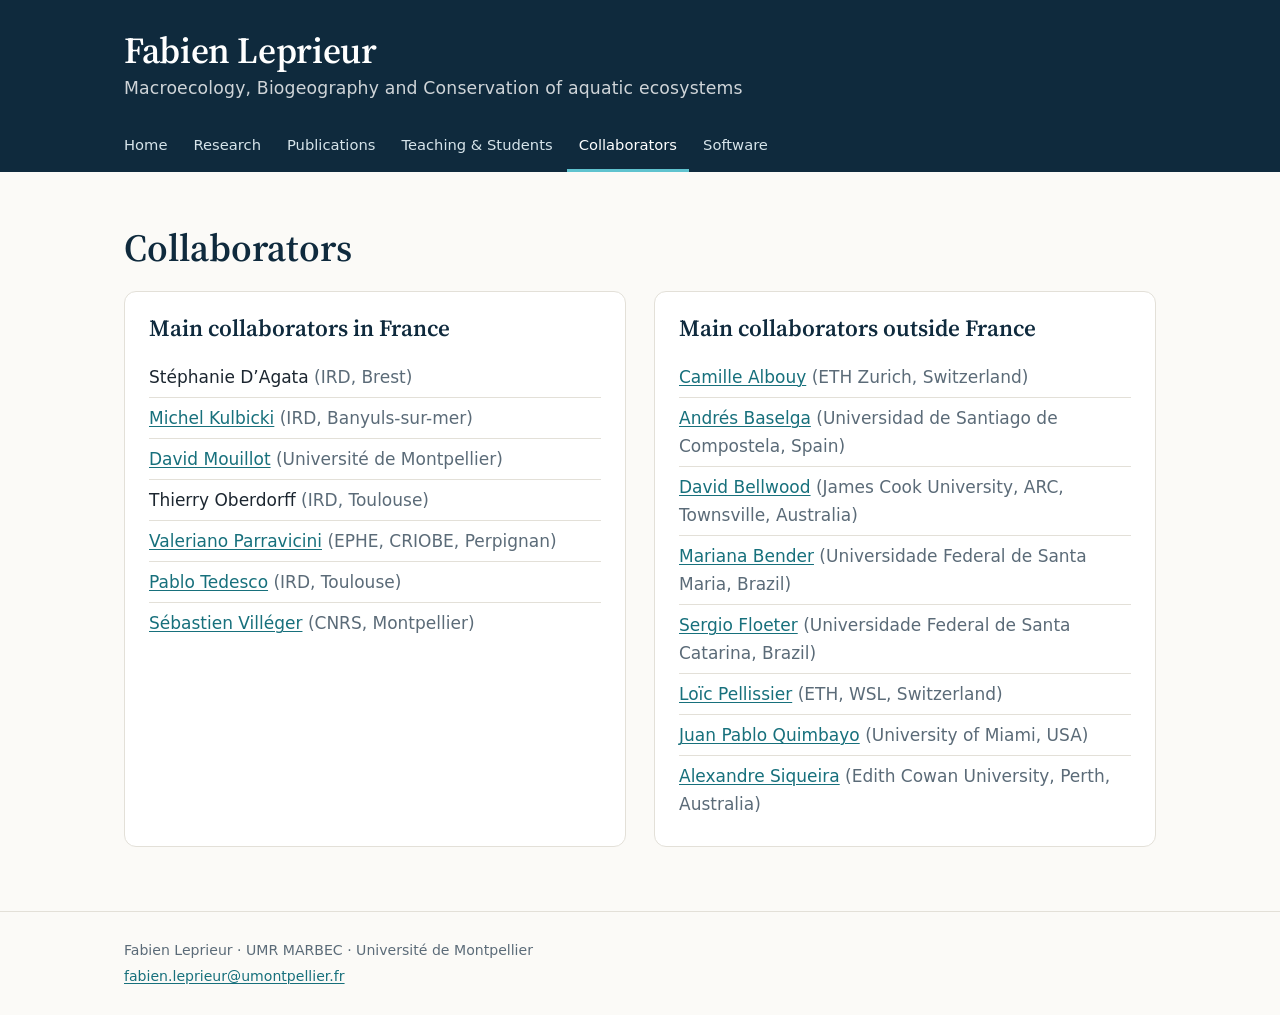
<file: collaborators.html>
<!DOCTYPE html>
<html lang="en">
<head>
<meta charset="utf-8">
<meta name="viewport" content="width=device-width, initial-scale=1">
<title>Collaborators · Fabien Leprieur</title>
<meta name="description" content="Main collaborators of Fabien Leprieur in France and abroad.">
<link rel="preconnect" href="https://fonts.googleapis.com">
<link rel="preconnect" href="https://fonts.gstatic.com" crossorigin>
<link rel="stylesheet" href="https://fonts.googleapis.com/css2?family=Source+Serif+4:opsz,wght@8..60,400;8..60,600;8..60,700&display=swap">
<link rel="stylesheet" href="style.css">
<link rel="icon" href="data:image/svg+xml,%3Csvg xmlns='http://www.w3.org/2000/svg' viewBox='0 0 32 32'%3E%3Crect width='32' height='32' rx='6' fill='%230f2a3d'/%3E%3Ctext x='16' y='22' font-family='Georgia' font-size='16' fill='%23fff' text-anchor='middle'%3EFL%3C/text%3E%3C/svg%3E">
</head>
<body>
<header class="site-header">
  <div class="wrap header-inner">
    <a class="brand" href="index.html">
      <span class="brand-name">Fabien Leprieur</span>
      <span class="brand-tag">Macroecology, Biogeography and Conservation of aquatic ecosystems</span>
    </a>
    <button class="nav-toggle" aria-expanded="false" aria-controls="site-nav">Menu</button>
    <nav id="site-nav" class="site-nav">
<a href="index.html">Home</a>
<a href="research.html">Research</a>
<a href="publications.html">Publications</a>
<a href="teaching.html">Teaching &amp; Students</a>
<a href="collaborators.html" aria-current="page">Collaborators</a>
<a href="software.html">Software</a>
    </nav>
  </div>
</header>
<main class="wrap">

<h1>Collaborators</h1>
<div class="two-col">
<section class="card">
  <h2>Main collaborators in France</h2>
  <ul class="links">
    <li>Stéphanie D’Agata <span class="muted">(IRD, Brest)</span></li>
    <li><a href="http://coreus.ird.nc/index.php/accueil/equipe/autres-implantations/france-metropolitaine/michel-kilbicki/">Michel Kulbicki</a> <span class="muted">(IRD, Banyuls-sur-mer)</span></li>
    <li><a href="https://www.researchgate.net/profile/David_Mouillot">David Mouillot</a> <span class="muted">(Université de Montpellier)</span></li>
    <li>Thierry Oberdorff <span class="muted">(IRD, Toulouse)</span></li>
    <li><a href="http://vparravicini.weebly.com/">Valeriano Parravicini</a> <span class="muted">(EPHE, CRIOBE, Perpignan)</span></li>
    <li><a href="http://tedesco1.free.fr/">Pablo Tedesco</a> <span class="muted">(IRD, Toulouse)</span></li>
    <li><a href="http://villeger.sebastien.free.fr/">Sébastien Villéger</a> <span class="muted">(CNRS, Montpellier)</span></li>
  </ul>
</section>
<section class="card">
  <h2>Main collaborators outside France</h2>
  <ul class="links">
    <li><a href="http://albouycamille.free.fr/">Camille Albouy</a> <span class="muted">(ETH Zurich, Switzerland)</span></li>
    <li><a href="http://webspersoais.usc.es/persoais/andres.baselga/index.html">Andrés Baselga</a> <span class="muted">(Universidad de Santiago de Compostela, Spain)</span></li>
    <li><a href="http://bellwoodlab.com/About_David.html">David Bellwood</a> <span class="muted">(James Cook University, ARC, Townsville, Australia)</span></li>
    <li><a href="https://benderlab.weebly.com/">Mariana Bender</a> <span class="muted">(Universidade Federal de Santa Maria, Brazil)</span></li>
    <li><a href="http://www.lbmm.ufsc.br/">Sergio Floeter</a> <span class="muted">(Universidade Federal de Santa Catarina, Brazil)</span></li>
    <li><a href="http://www.landecology.ethz.ch/people/loic-pellissier.html">Loïc Pellissier</a> <span class="muted">(ETH, WSL, Switzerland)</span></li>
    <li><a href="https://quimbayojp.weebly.com/">Juan Pablo Quimbayo</a> <span class="muted">(University of Miami, USA)</span></li>
    <li><a href="https://www.ecu.edu.au/schools/science/staff/profiles/research-staff/vice-chancellors-research-fellow/dr-alexandre-siqueira">Alexandre Siqueira</a> <span class="muted">(Edith Cowan University, Perth, Australia)</span></li>
  </ul>
</section>
</div>

</main>
<footer class="site-footer">
  <div class="wrap">
    <p>Fabien Leprieur · UMR MARBEC · Université de Montpellier</p>
    <p><a href="mailto:fabien.leprieur@umontpellier.fr">fabien.leprieur@umontpellier.fr</a></p>
  </div>
</footer>
<script>
const b=document.querySelector('.nav-toggle'),n=document.getElementById('site-nav');
b.addEventListener('click',()=>{const o=n.classList.toggle('open');b.setAttribute('aria-expanded',o);});
</script>
</body>
</html>
</file>
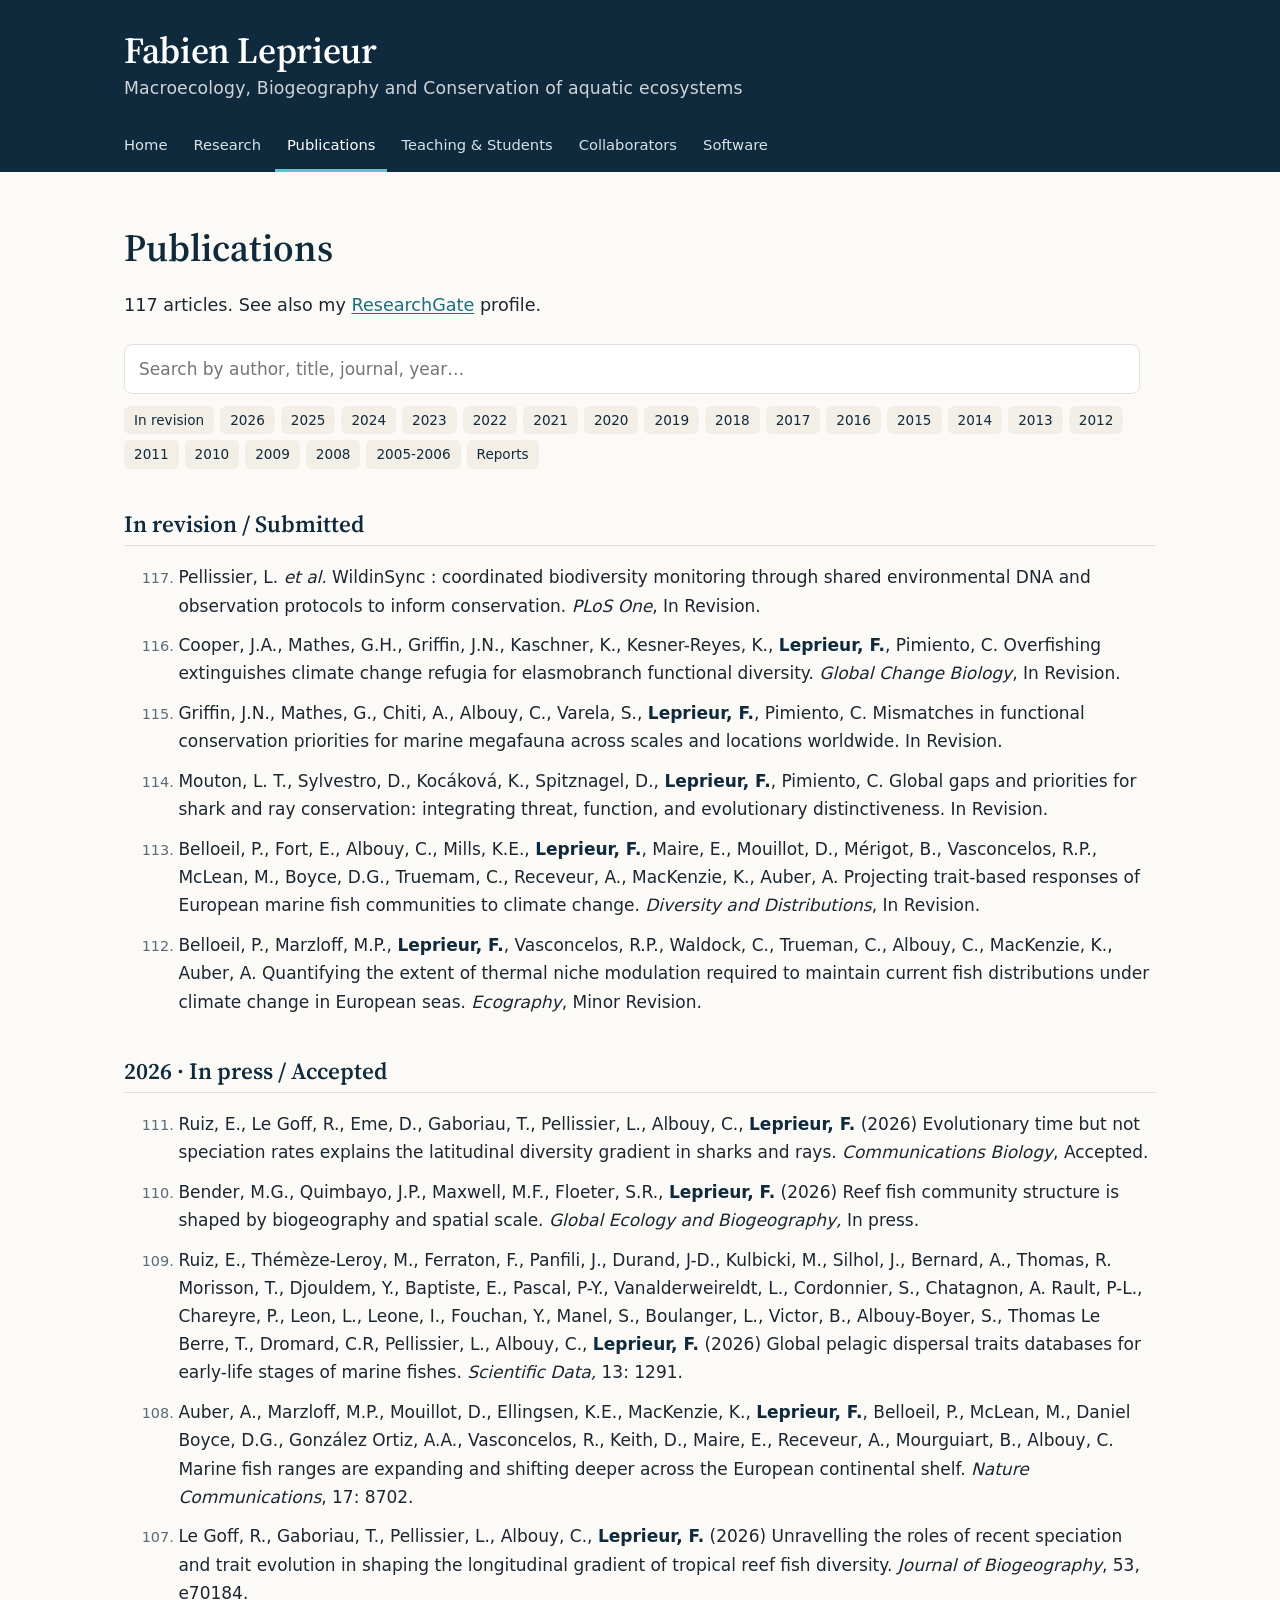
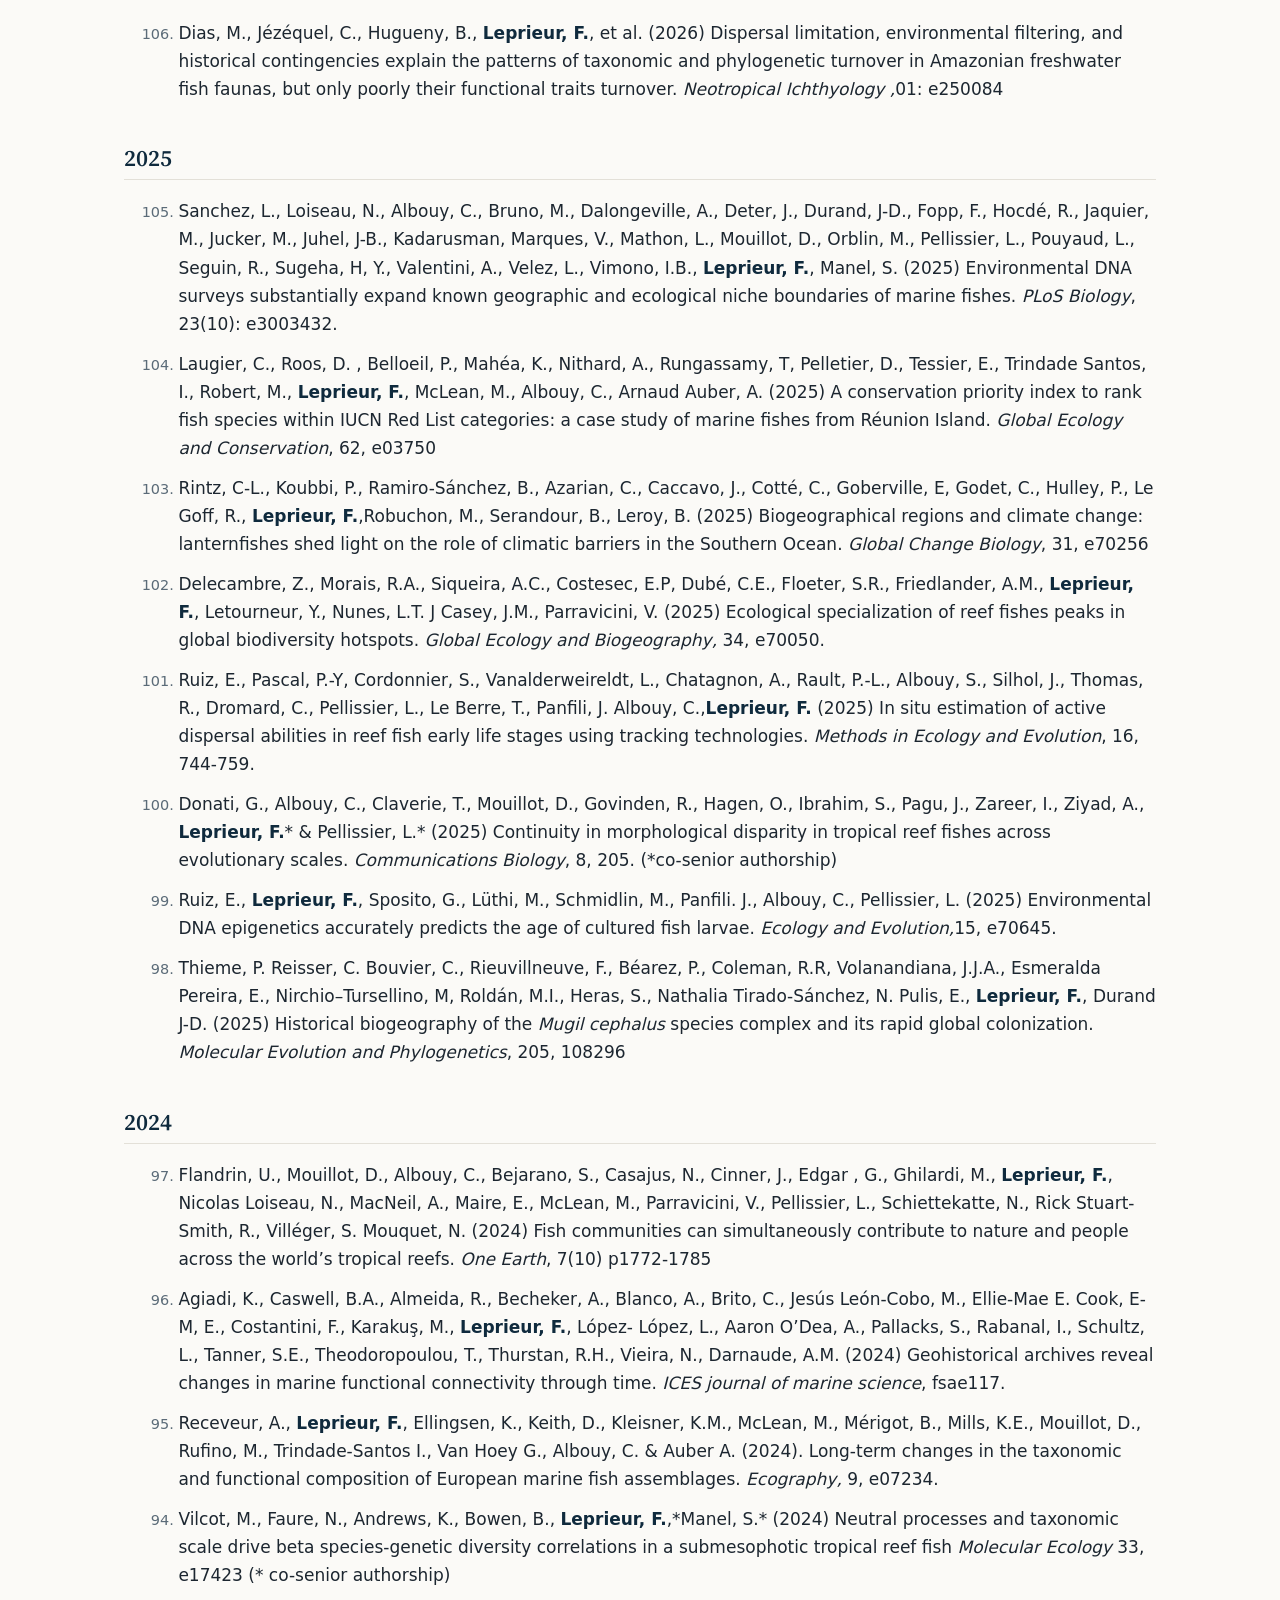
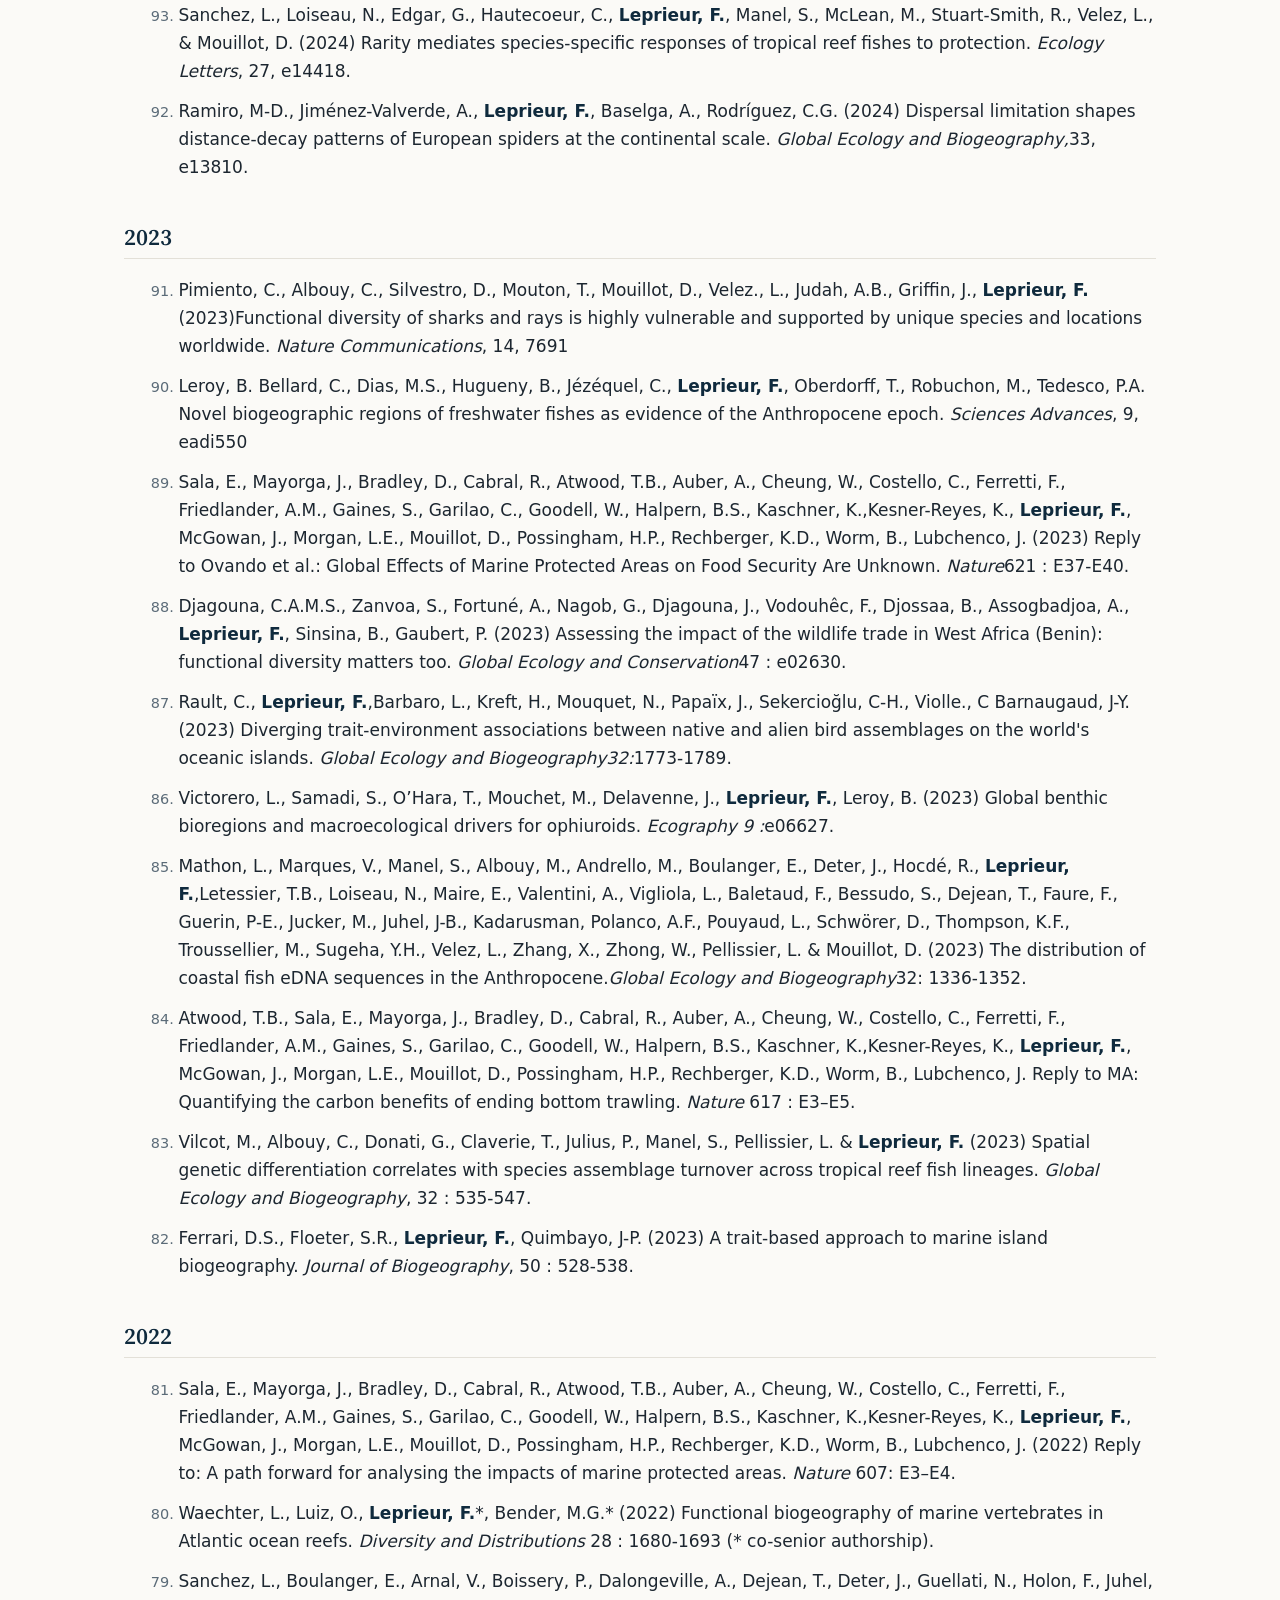
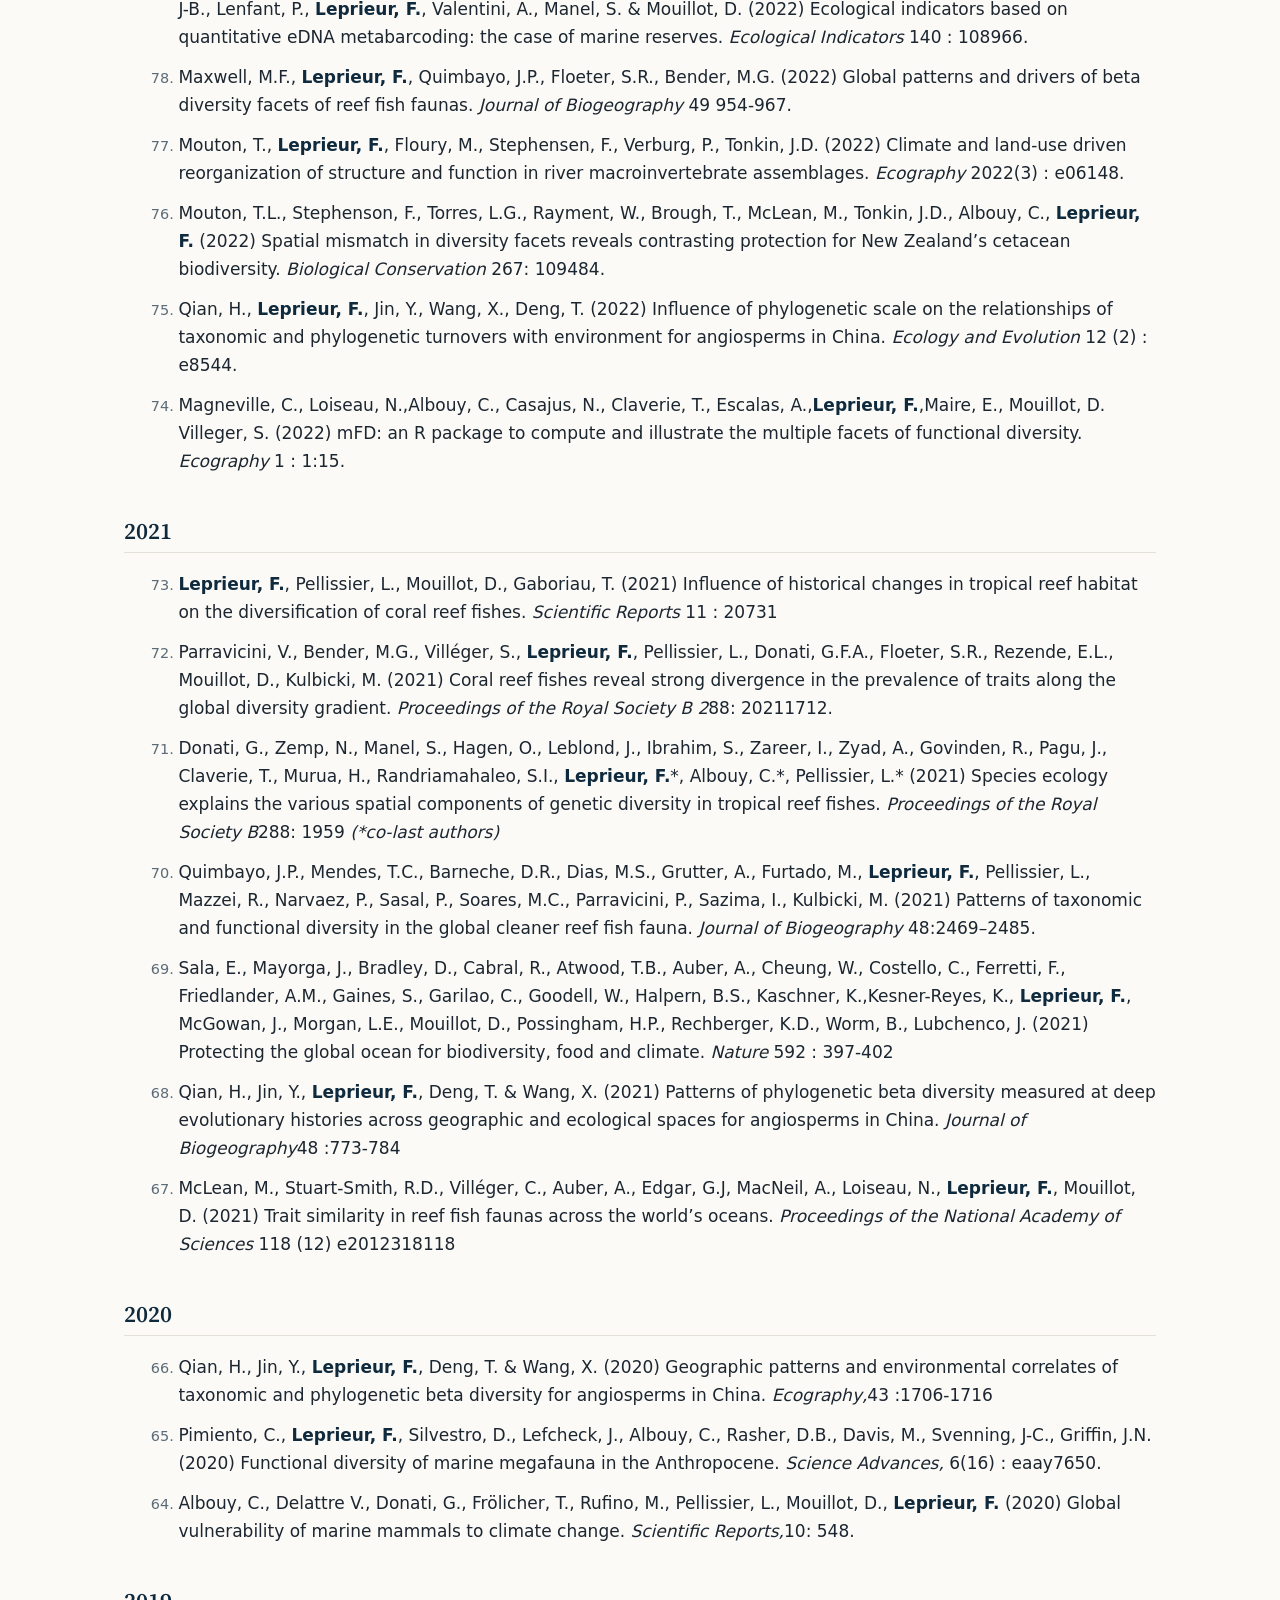
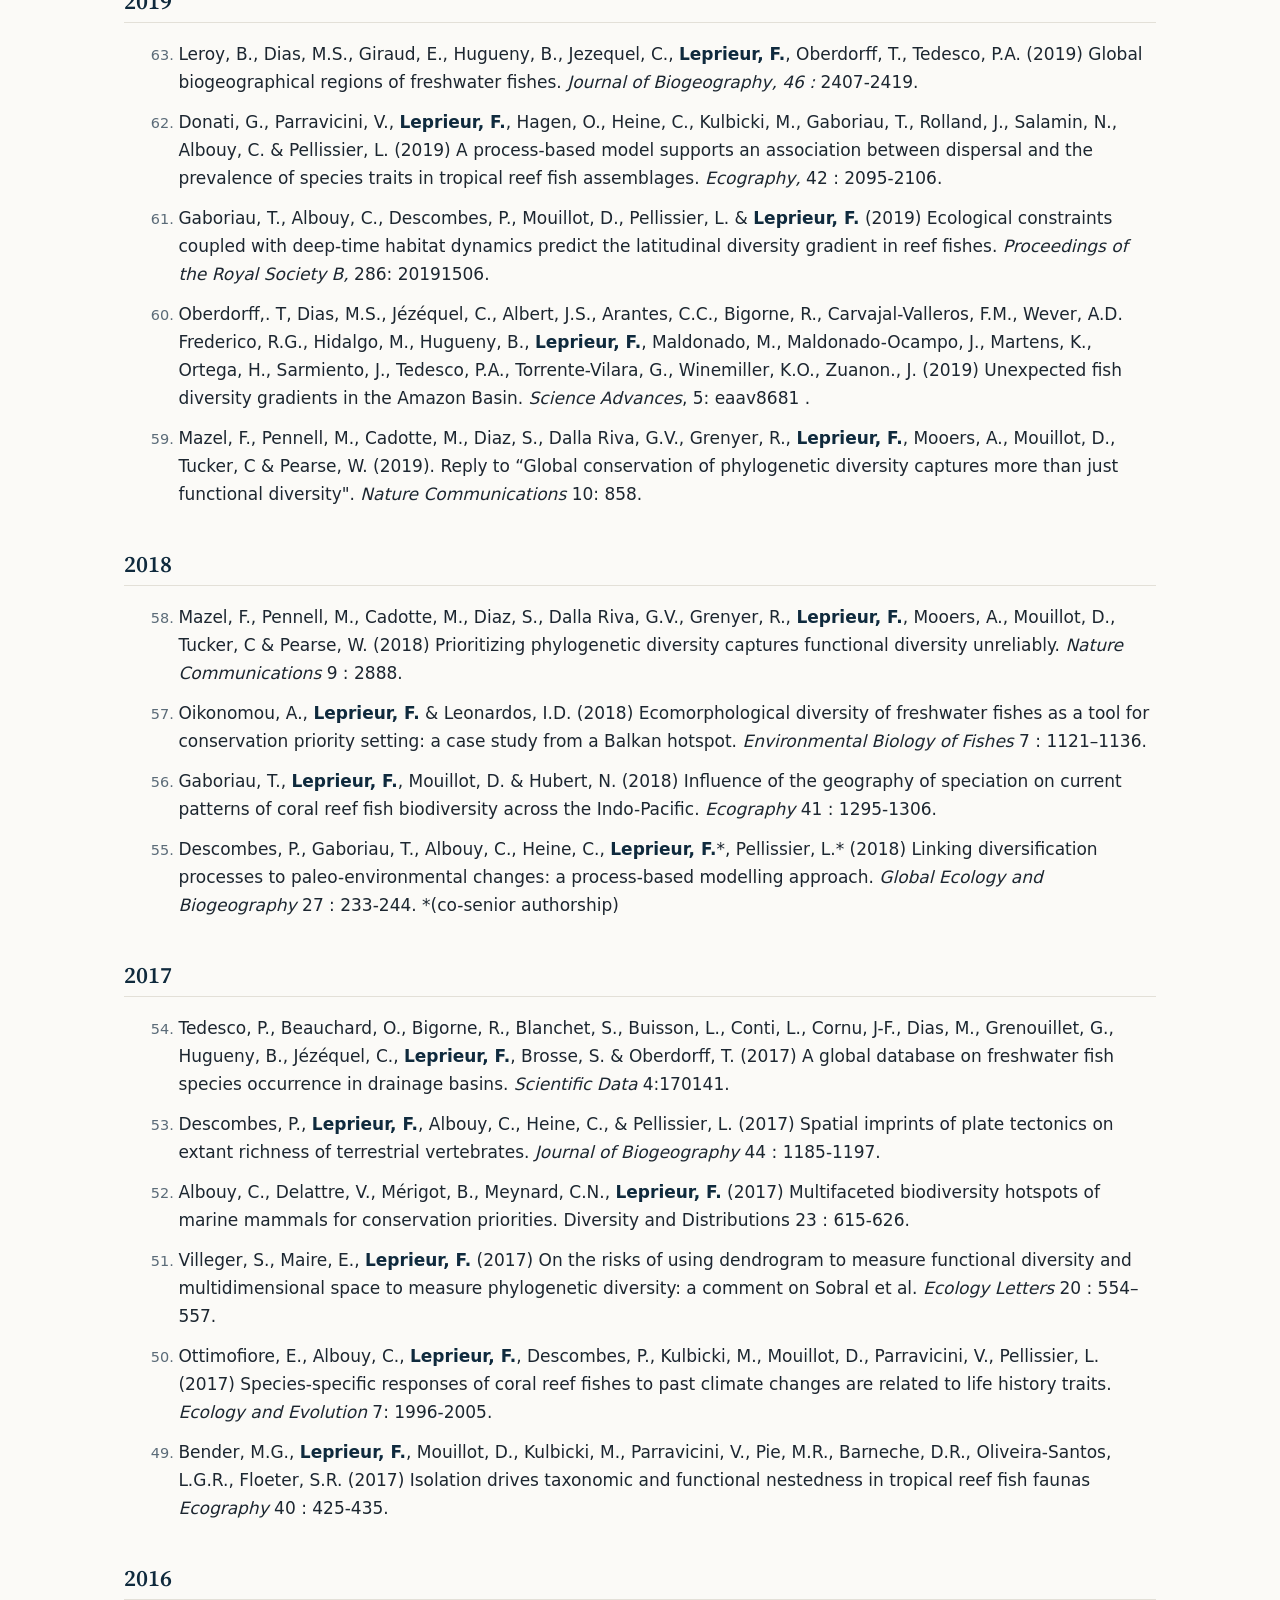
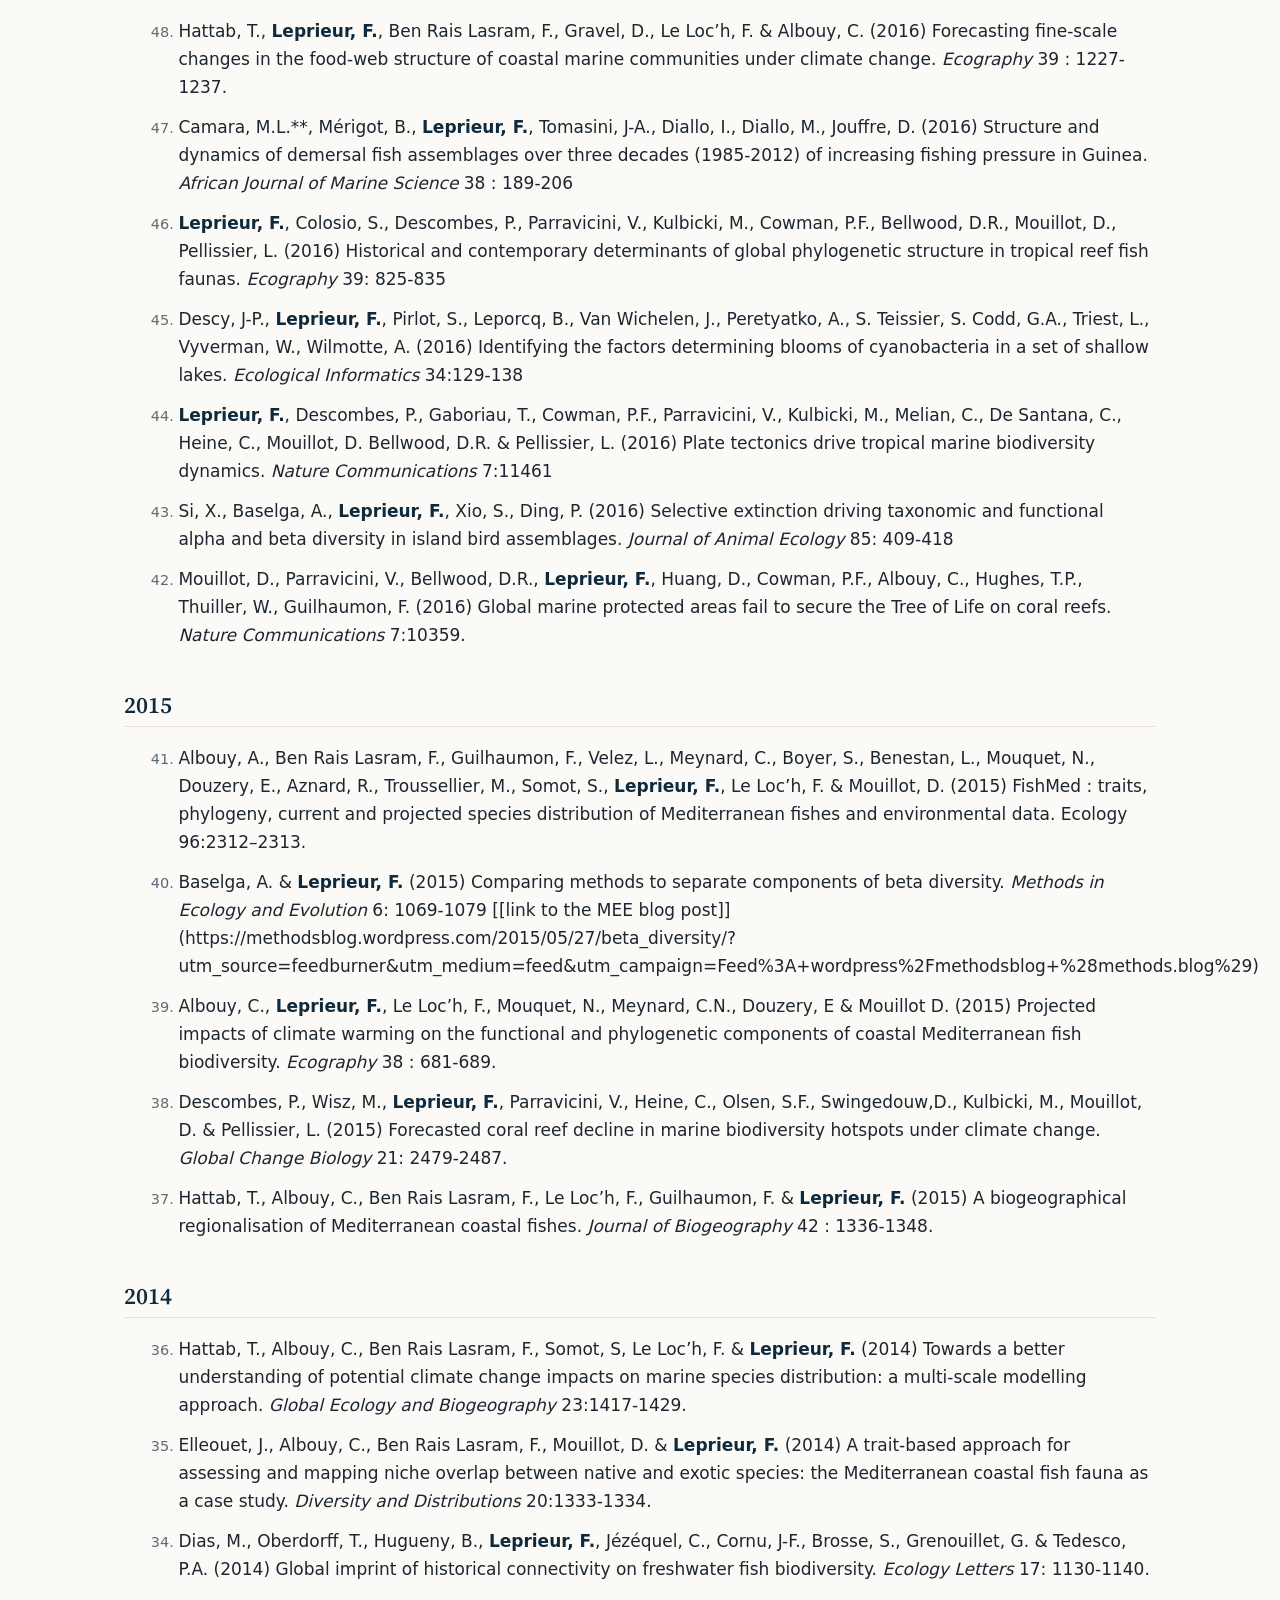
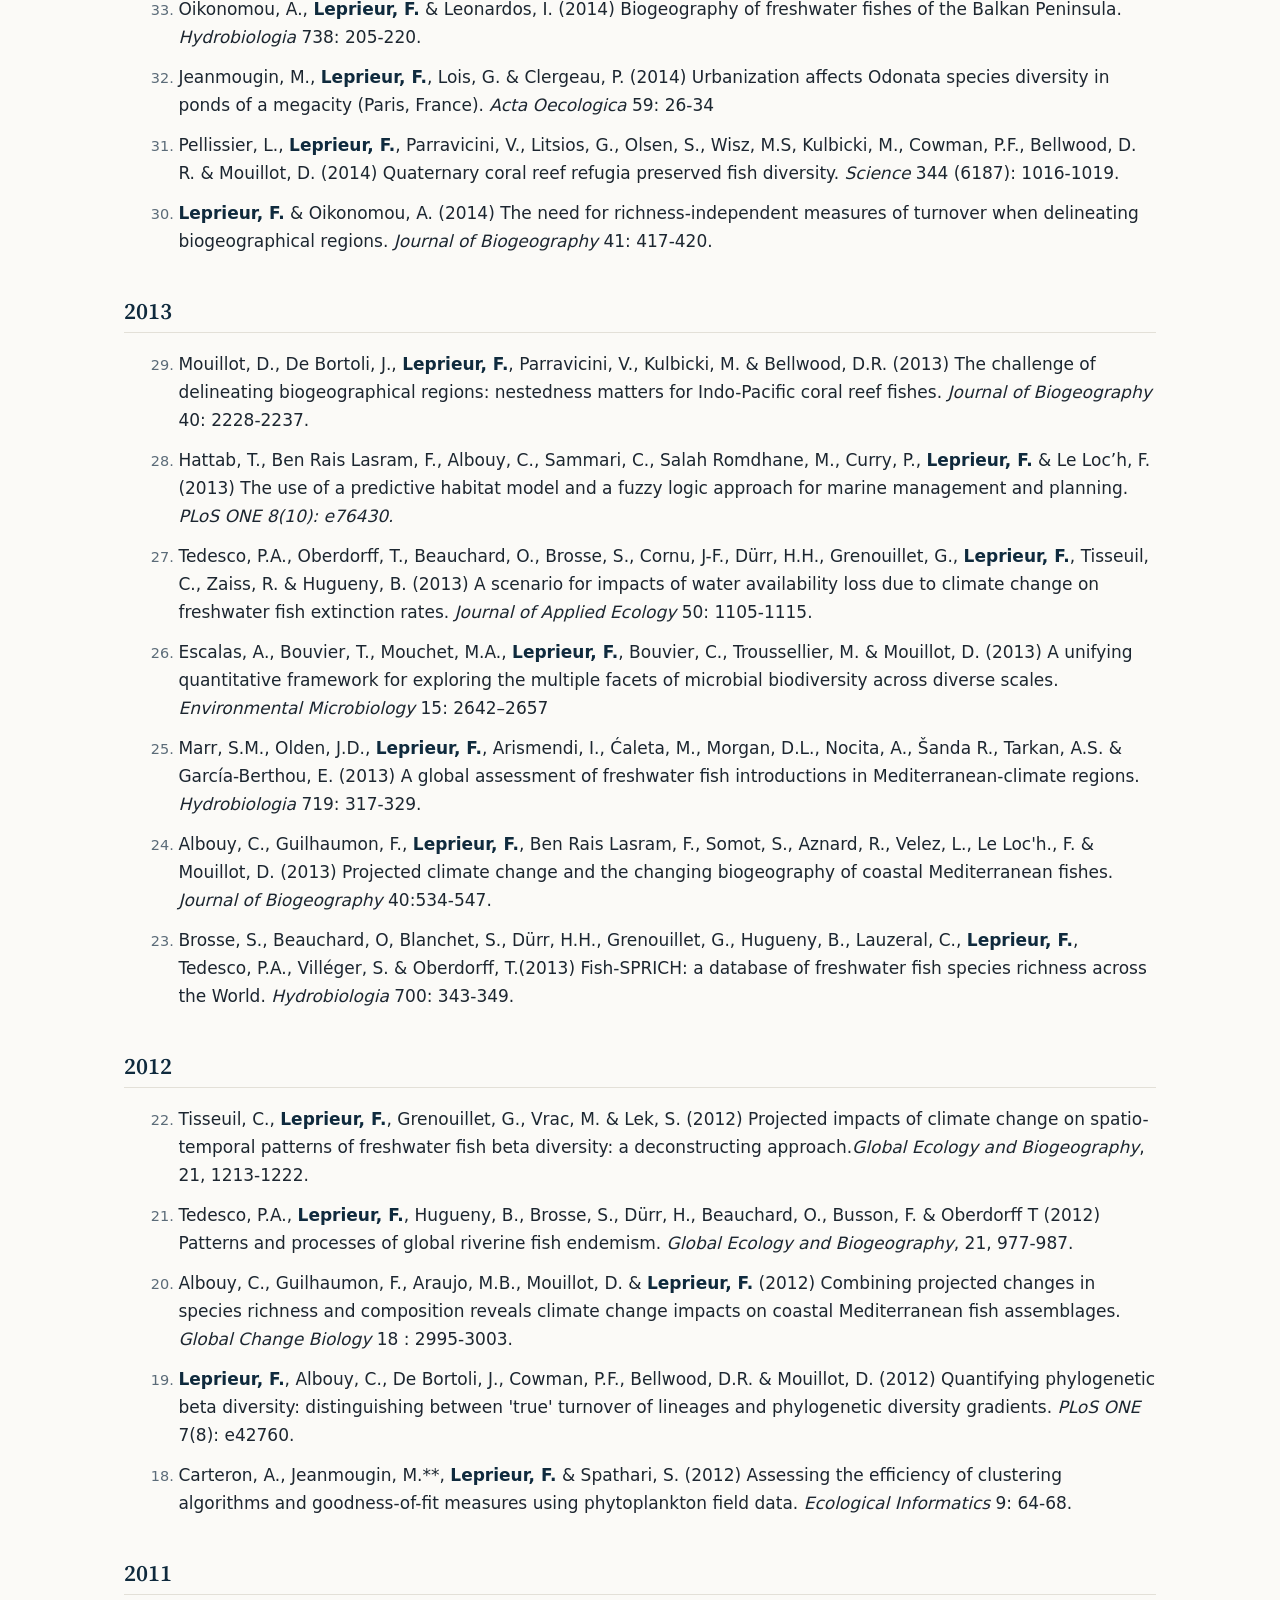
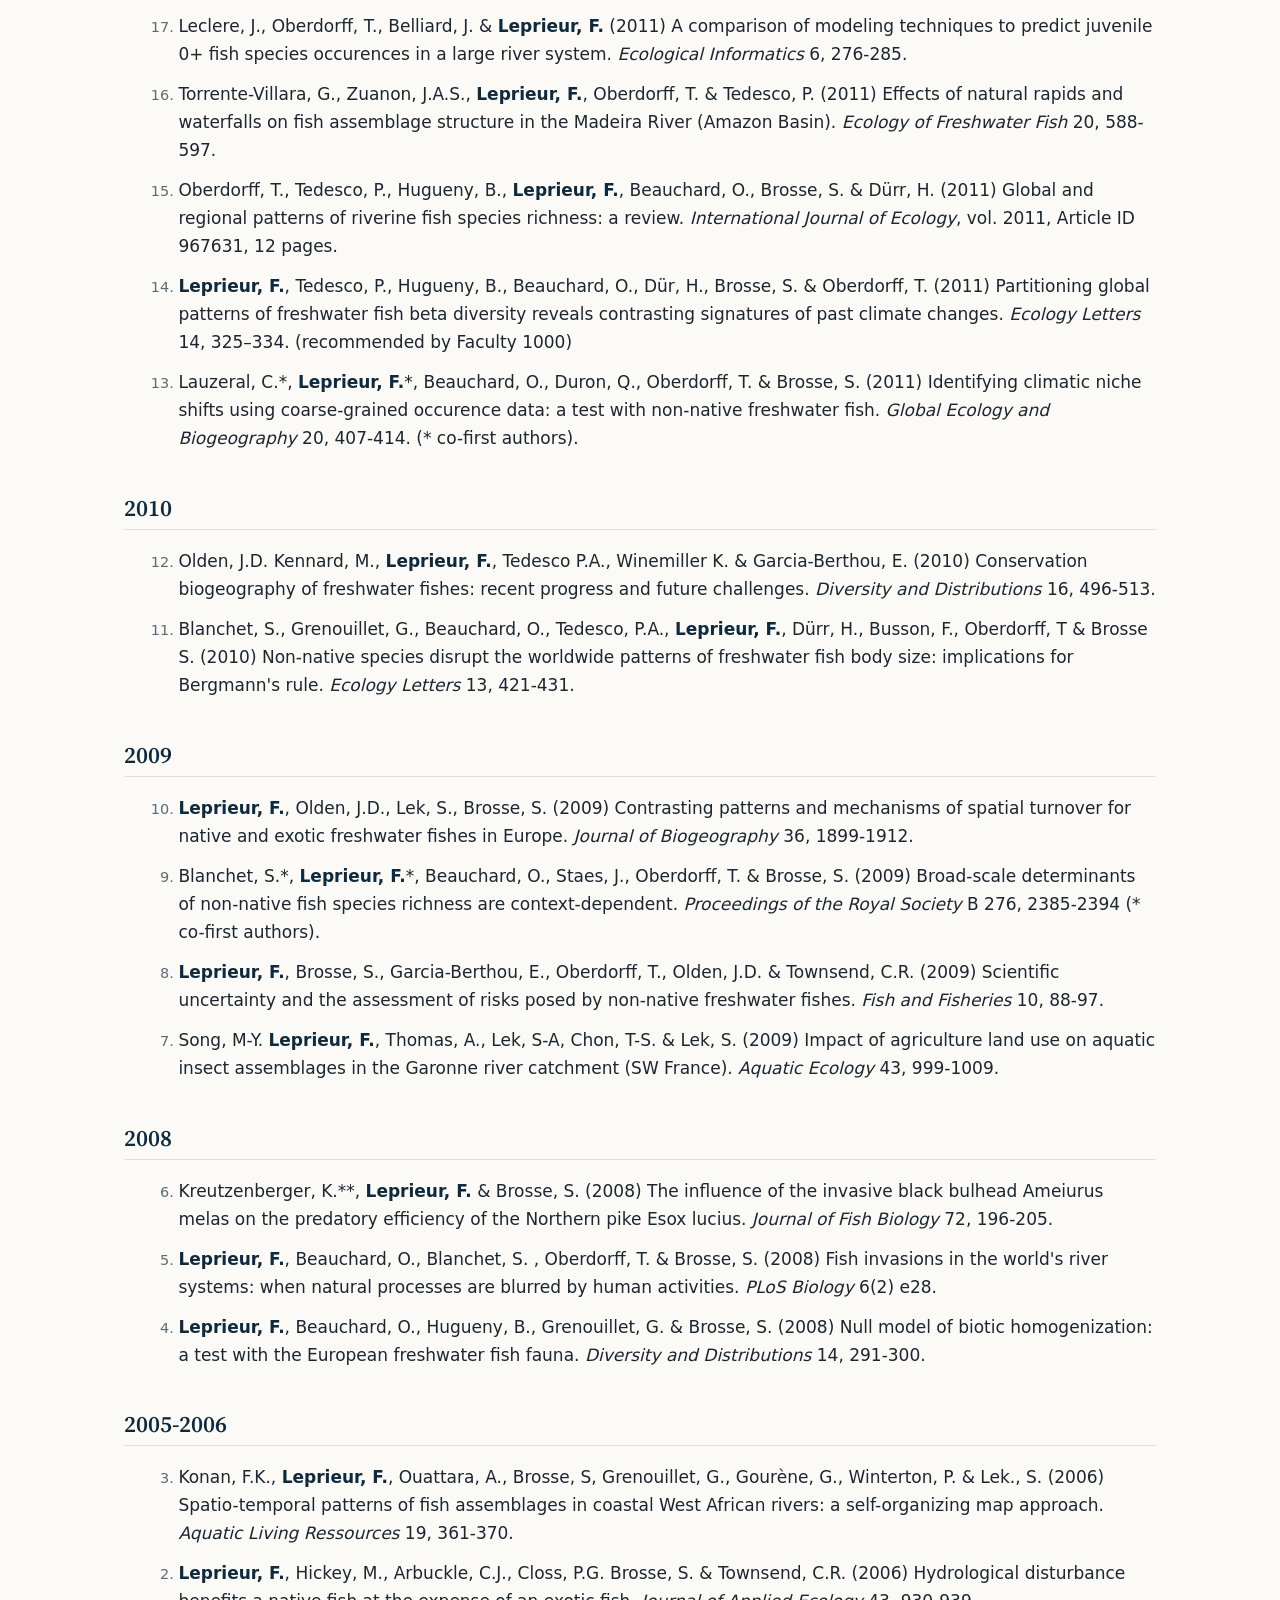
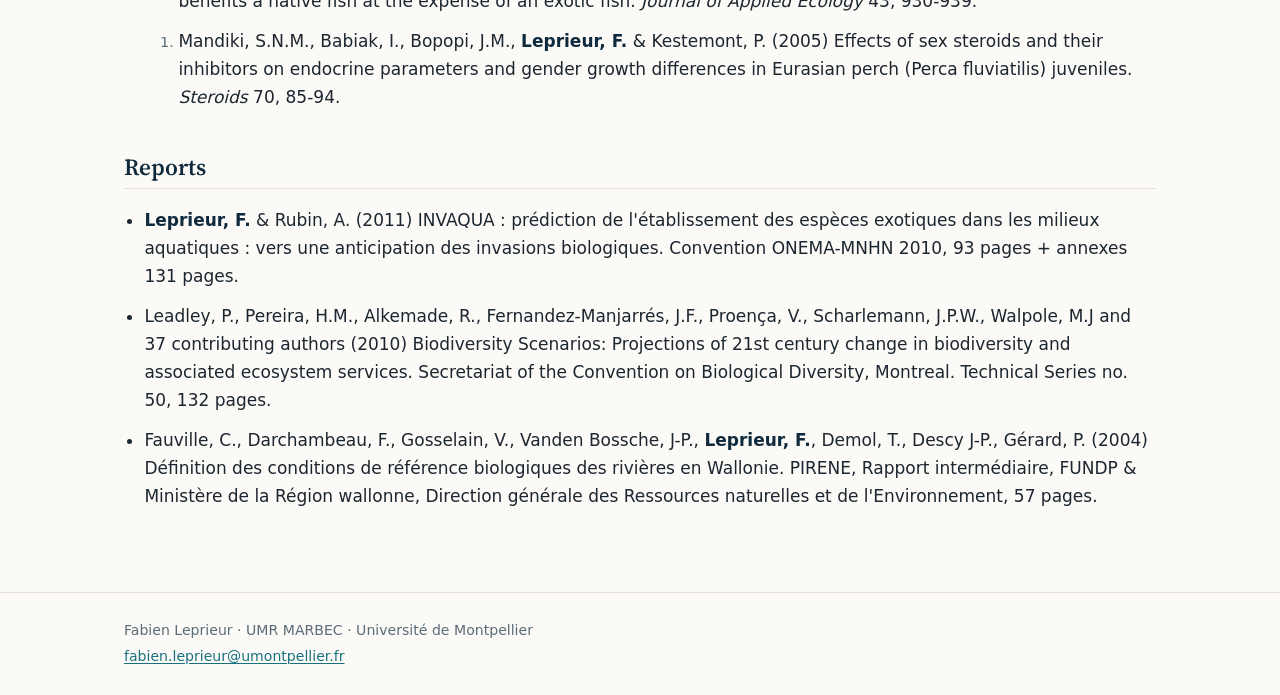
<file: publications.html>
<!DOCTYPE html>
<html lang="en">
<head>
<meta charset="utf-8">
<meta name="viewport" content="width=device-width, initial-scale=1">
<title>Publications · Fabien Leprieur</title>
<meta name="description" content="Complete list of publications of Fabien Leprieur (University of Montpellier, UMR MARBEC).">
<link rel="preconnect" href="https://fonts.googleapis.com">
<link rel="preconnect" href="https://fonts.gstatic.com" crossorigin>
<link rel="stylesheet" href="https://fonts.googleapis.com/css2?family=Source+Serif+4:opsz,wght@8..60,400;8..60,600;8..60,700&display=swap">
<link rel="stylesheet" href="style.css">
<link rel="icon" href="data:image/svg+xml,%3Csvg xmlns='http://www.w3.org/2000/svg' viewBox='0 0 32 32'%3E%3Crect width='32' height='32' rx='6' fill='%230f2a3d'/%3E%3Ctext x='16' y='22' font-family='Georgia' font-size='16' fill='%23fff' text-anchor='middle'%3EFL%3C/text%3E%3C/svg%3E">
</head>
<body>
<header class="site-header">
  <div class="wrap header-inner">
    <a class="brand" href="index.html">
      <span class="brand-name">Fabien Leprieur</span>
      <span class="brand-tag">Macroecology, Biogeography and Conservation of aquatic ecosystems</span>
    </a>
    <button class="nav-toggle" aria-expanded="false" aria-controls="site-nav">Menu</button>
    <nav id="site-nav" class="site-nav">
<a href="index.html">Home</a>
<a href="research.html">Research</a>
<a href="publications.html" aria-current="page">Publications</a>
<a href="teaching.html">Teaching &amp; Students</a>
<a href="collaborators.html">Collaborators</a>
<a href="software.html">Software</a>
    </nav>
  </div>
</header>
<main class="wrap">

<h1>Publications</h1>
<p class="lead">117 articles. See also my <a href="https://www.researchgate.net/profile/Fabien_Leprieur2">ResearchGate</a> profile.</p>
<div class="pub-tools">
  <label for="q" class="sr-only">Search publications</label>
  <input id="q" type="search" placeholder="Search by author, title, journal, year…" autocomplete="off">
  <span id="count" aria-live="polite"></span>
</div>
<nav class="jump" aria-label="Jump to year"><a href="#y-in-revision---submitted">In revision</a> <a href="#y-2026---in-press---accepted">2026</a> <a href="#y-2025">2025</a> <a href="#y-2024">2024</a> <a href="#y-2023">2023</a> <a href="#y-2022">2022</a> <a href="#y-2021">2021</a> <a href="#y-2020">2020</a> <a href="#y-2019">2019</a> <a href="#y-2018">2018</a> <a href="#y-2017">2017</a> <a href="#y-2016">2016</a> <a href="#y-2015">2015</a> <a href="#y-2014">2014</a> <a href="#y-2013">2013</a> <a href="#y-2012">2012</a> <a href="#y-2011">2011</a> <a href="#y-2010">2010</a> <a href="#y-2009">2009</a> <a href="#y-2008">2008</a> <a href="#y-2005-2006">2005-2006</a> <a href="#y-reports">Reports</a></nav>
<section class="year" id="y-in-revision---submitted"><h2>In revision / Submitted</h2>
<ol reversed class="pubs numbered">
<li value="117">Pellissier, L. <em>et al.</em> WildinSync : coordinated biodiversity monitoring through shared environmental DNA and observation protocols to inform conservation. <em>PLoS One</em>, In Revision.</li>
<li value="116">Cooper, J.A., Mathes, G.H., Griffin, J.N., Kaschner, K., Kesner-Reyes, K., <strong>Leprieur, F.</strong>, Pimiento, C. Overfishing extinguishes climate change refugia for elasmobranch functional diversity. <em>Global Change Biology</em>, In Revision.</li>
<li value="115">Griffin, J.N., Mathes, G., Chiti, A., Albouy, C., Varela, S., <strong>Leprieur, F.</strong>, Pimiento, C. Mismatches in functional conservation priorities for marine megafauna across scales and locations worldwide. In Revision.</li>
<li value="114">Mouton, L. T., Sylvestro, D., Kocáková, K., Spitznagel, D., <strong>Leprieur, F.</strong>, Pimiento, C. Global gaps and priorities for shark and ray conservation: integrating threat, function, and evolutionary distinctiveness. In Revision.</li>
<li value="113">Belloeil, P., Fort, E., Albouy, C., Mills, K.E., <strong>Leprieur, F.</strong>, Maire, E., Mouillot, D., Mérigot, B., Vasconcelos, R.P., McLean, M., Boyce, D.G., Truemam, C., Receveur, A., MacKenzie, K., Auber, A. Projecting trait-based responses of European marine fish communities to climate change. <em>Diversity and Distributions</em>, In Revision.</li>
<li value="112">Belloeil, P., Marzloff, M.P., <strong>Leprieur, F.</strong>, Vasconcelos, R.P., Waldock, C., Trueman, C., Albouy, C., MacKenzie, K., Auber, A. Quantifying the extent of thermal niche modulation required to maintain current fish distributions under climate change in European seas. <em>Ecography</em>, Minor Revision.</li>
</ol></section><section class="year" id="y-2026---in-press---accepted"><h2>2026 · In press / Accepted</h2>
<ol reversed class="pubs numbered">
<li value="111">Ruiz, E., Le Goff, R., Eme, D., Gaboriau, T., Pellissier, L., Albouy, C., <strong>Leprieur, F.</strong> (2026) Evolutionary time but not speciation rates explains the latitudinal diversity gradient in sharks and rays. <em>Communications Biology</em>, Accepted.</li>
<li value="110">Bender, M.G., Quimbayo, J.P., Maxwell, M.F., Floeter, S.R., <strong>Leprieur, F.</strong> (2026) Reef fish community structure is shaped by biogeography and spatial scale. <em>Global Ecology and Biogeography,</em> In press.</li>
<li value="109">Ruiz, E., Thémèze-Leroy, M., Ferraton, F., Panfili, J., Durand, J-D., Kulbicki, M., Silhol, J., Bernard, A., Thomas, R. Morisson, T., Djouldem, Y., Baptiste, E., Pascal, P-Y., Vanalderweireldt, L., Cordonnier, S., Chatagnon, A. Rault, P-L., Chareyre, P., Leon, L., Leone, I., Fouchan, Y., Manel, S., Boulanger, L., Victor, B., Albouy-Boyer, S., Thomas Le Berre, T., Dromard, C.R, Pellissier, L., Albouy, C., <strong>Leprieur, F.</strong> (2026) Global pelagic dispersal traits databases for early-life stages of marine fishes. <em>Scientific Data,</em> 13: 1291.</li>
<li value="108">Auber, A., Marzloff, M.P., Mouillot, D., Ellingsen, K.E., MacKenzie, K., <strong>Leprieur, F.</strong>, Belloeil, P., McLean, M., Daniel Boyce, D.G., González Ortiz, A.A., Vasconcelos, R., Keith, D., Maire, E., Receveur, A., Mourguiart, B., Albouy, C. Marine fish ranges are expanding and shifting deeper across the European continental shelf. <em>Nature Communications</em>, 17: 8702.</li>
<li value="107">Le Goff, R., Gaboriau, T., Pellissier, L., Albouy, C., <strong>Leprieur, F.</strong> (2026) Unravelling the roles of recent speciation and trait evolution in shaping the longitudinal gradient of tropical reef fish diversity. <em>Journal of Biogeography</em>, 53, e70184.</li>
<li value="106">Dias, M., Jézéquel, C., Hugueny, B., <strong>Leprieur, F.</strong>, et al. (2026) Dispersal limitation, environmental filtering, and historical contingencies explain the patterns of taxonomic and phylogenetic turnover in Amazonian freshwater fish faunas, but only poorly their functional traits turnover. <em>Neotropical Ichthyology ,</em>01: e250084</li>
</ol></section><section class="year" id="y-2025"><h2>2025</h2>
<ol reversed class="pubs numbered">
<li value="105">Sanchez, L., Loiseau, N., Albouy, C., Bruno, M., Dalongeville, A., Deter, J., Durand, J-D., Fopp, F., Hocdé, R., Jaquier, M., Jucker, M., Juhel, J-B., Kadarusman, Marques, V., Mathon, L., Mouillot, D., Orblin, M., Pellissier, L., Pouyaud, L., Seguin, R., Sugeha, H, Y., Valentini, A., Velez, L., Vimono, I.B., <strong>Leprieur, F.</strong>, Manel, S. (2025) Environmental DNA surveys substantially expand known geographic and ecological niche boundaries of marine fishes. <em>PLoS Biology</em>, 23(10): e3003432.</li>
<li value="104">Laugier, C., Roos, D. , Belloeil, P., Mahéa, K., Nithard, A., Rungassamy, T, Pelletier, D., Tessier, E., Trindade Santos, I., Robert, M., <strong>Leprieur, F.</strong>, McLean, M., Albouy, C., Arnaud Auber, A. (2025) A conservation priority index to rank fish species within IUCN Red List categories: a case study of marine fishes from Réunion Island. <em>Global Ecology and Conservation</em>, 62, e03750</li>
<li value="103">Rintz, C-L., Koubbi, P., Ramiro-Sánchez, B., Azarian, C., Caccavo, J., Cotté, C., Goberville, E, Godet, C., Hulley, P., Le Goff, R., <strong>Leprieur, F.</strong>,Robuchon, M., Serandour, B., Leroy, B. (2025) Biogeographical regions and climate change: lanternfishes shed light on the role of climatic barriers in the Southern Ocean. <em>Global Change Biology</em>, 31, e70256</li>
<li value="102">Delecambre, Z., Morais, R.A., Siqueira, A.C., Costesec, E.P, Dubé, C.E., Floeter, S.R., Friedlander, A.M., <strong>Leprieur, F.</strong>, Letourneur, Y., Nunes, L.T. J Casey, J.M., Parravicini, V. (2025) Ecological specialization of reef fishes peaks in global biodiversity hotspots. <em>Global Ecology and Biogeography,</em> 34, e70050.</li>
<li value="101">Ruiz, E., Pascal, P.-Y, Cordonnier, S., Vanalderweireldt, L., Chatagnon, A., Rault, P.-L., Albouy, S., Silhol, J., Thomas, R., Dromard, C., Pellissier, L., Le Berre, T., Panfili, J. Albouy, C.,<strong>Leprieur, F.</strong> (2025) In situ estimation of active dispersal abilities in reef fish early life stages using tracking technologies. <em>Methods in Ecology and Evolution</em>, 16, 744-759.</li>
<li value="100">Donati, G., Albouy, C., Claverie, T., Mouillot, D., Govinden, R., Hagen, O., Ibrahim, S., Pagu, J., Zareer, I., Ziyad, A., <strong>Leprieur, F.</strong>* &amp; Pellissier, L.* (2025) Continuity in morphological disparity in tropical reef fishes across evolutionary scales. <em>Communications Biology</em>, 8, 205. (*co-senior authorship)</li>
<li value="99">Ruiz, E., <strong>Leprieur, F.</strong>, Sposito, G., Lüthi, M., Schmidlin, M., Panfili. J., Albouy, C., Pellissier, L. (2025) Environmental DNA epigenetics accurately predicts the age of cultured fish larvae. <em>Ecology and Evolution,</em>15, e70645.</li>
<li value="98">Thieme, P. Reisser, C. Bouvier, C., Rieuvillneuve, F., Béarez, P., Coleman, R.R, Volanandiana, J.J.A., Esmeralda Pereira, E., Nirchio–Tursellino, M, Roldán, M.I., Heras, S., Nathalia Tirado-Sánchez, N. Pulis, E., <strong>Leprieur, F.</strong>, Durand J-D. (2025) Historical biogeography of the <em>Mugil cephalus</em> species complex and its rapid global colonization. <em>Molecular Evolution and Phylogenetics</em>, 205, 108296</li>
</ol></section><section class="year" id="y-2024"><h2>2024</h2>
<ol reversed class="pubs numbered">
<li value="97">Flandrin, U., Mouillot, D., Albouy, C., Bejarano, S., Casajus, N., Cinner, J., Edgar , G., Ghilardi, M., <strong>Leprieur, F.</strong>, Nicolas Loiseau, N., MacNeil, A., Maire, E., McLean, M., Parravicini, V., Pellissier, L., Schiettekatte, N., Rick Stuart-Smith, R., Villéger, S. Mouquet, N. (2024) Fish communities can simultaneously contribute to nature and people across the world’s tropical reefs. <em>One Earth</em>, 7(10) p1772-1785</li>
<li value="96">Agiadi, K., Caswell, B.A., Almeida, R., Becheker, A., Blanco, A., Brito, C., Jesús León-Cobo, M., Ellie-Mae E. Cook, E-M, E., Costantini, F., Karakuş, M., <strong>Leprieur, F.</strong>, López- López, L., Aaron O’Dea, A., Pallacks, S., Rabanal, I., Schultz, L., Tanner, S.E., Theodoropoulou, T., Thurstan, R.H., Vieira, N., Darnaude, A.M. (2024) Geohistorical archives reveal changes in marine functional connectivity through time. <em>ICES journal of marine science</em>, fsae117.</li>
<li value="95">Receveur, A., <strong>Leprieur, F.</strong>, Ellingsen, K., Keith, D., Kleisner, K.M., McLean, M., Mérigot, B., Mills, K.E., Mouillot, D., Rufino, M., Trindade-Santos I., Van Hoey G., Albouy, C. &amp; Auber A. (2024). Long-term changes in the taxonomic and functional composition of European marine fish assemblages. <em>Ecography,</em> 9, e07234.</li>
<li value="94">Vilcot, M., Faure, N., Andrews, K., Bowen, B., <strong>Leprieur, F.</strong>,*Manel, S.* (2024) Neutral processes and taxonomic scale drive beta species-genetic diversity correlations in a submesophotic tropical reef fish <em>Molecular Ecology</em> 33, e17423 (* co-senior authorship)</li>
<li value="93">Sanchez, L., Loiseau, N., Edgar, G., Hautecoeur, C., <strong>Leprieur, F.</strong>, Manel, S., McLean, M., Stuart-Smith, R., Velez, L., &amp; Mouillot, D. (2024) Rarity mediates species-specific responses of tropical reef fishes to protection. <em>Ecology Letters</em>, 27, e14418.</li>
<li value="92">Ramiro, M-D., Jiménez-Valverde, A., <strong>Leprieur, F.</strong>, Baselga, A., Rodríguez, C.G. (2024) Dispersal limitation shapes distance-decay patterns of European spiders at the continental scale. <em>Global Ecology and Biogeography,</em>33, e13810.</li>
</ol></section><section class="year" id="y-2023"><h2>2023</h2>
<ol reversed class="pubs numbered">
<li value="91">Pimiento, C., Albouy, C., Silvestro, D., Mouton, T., Mouillot, D., Velez., L., Judah, A.B., Griffin, J., <strong>Leprieur, F.</strong> (2023)Functional diversity of sharks and rays is highly vulnerable and supported by unique species and locations worldwide. <em>Nature Communications</em>, 14, 7691</li>
<li value="90">Leroy, B. Bellard, C., Dias, M.S., Hugueny, B., Jézéquel, C., <strong>Leprieur, F.</strong>, Oberdorff, T., Robuchon, M., Tedesco, P.A. Novel biogeographic regions of freshwater fishes as evidence of the Anthropocene epoch. <em>Sciences Advances</em>, 9, eadi550</li>
<li value="89">Sala, E., Mayorga, J., Bradley, D., Cabral, R., Atwood, T.B., Auber, A., Cheung, W., Costello, C., Ferretti, F., Friedlander, A.M., Gaines, S., Garilao, C., Goodell, W., Halpern, B.S., Kaschner, K.,Kesner-Reyes, K., <strong>Leprieur, F.</strong>, McGowan, J., Morgan, L.E., Mouillot, D., Possingham, H.P., Rechberger, K.D., Worm, B., Lubchenco, J. (2023) Reply to Ovando et al.: Global Effects of Marine Protected Areas on Food Security Are Unknown. <em>Nature</em>621 : E37-E40.</li>
<li value="88">Djagouna, C.A.M.S., Zanvoa, S., Fortuné, A., Nagob, G., Djagouna, J., Vodouhêc, F., Djossaa, B., Assogbadjoa, A., <strong>Leprieur, F.</strong>, Sinsina, B., Gaubert, P. (2023) Assessing the impact of the wildlife trade in West Africa (Benin): functional diversity matters too. <em>Global Ecology and Conservation</em>47 : e02630.</li>
<li value="87">Rault, C., <strong>Leprieur, F.</strong>,Barbaro, L., Kreft, H., Mouquet, N., Papaïx, J., Sekercioğlu, C-H., Violle., C Barnaugaud, J-Y. (2023) Diverging trait-environment associations between native and alien bird assemblages on the world's oceanic islands. <em>Global Ecology and Biogeography32:</em>1773-1789.</li>
<li value="86">Victorero, L., Samadi, S., O’Hara, T., Mouchet, M., Delavenne, J., <strong>Leprieur, F.</strong>, Leroy, B. (2023) Global benthic bioregions and macroecological drivers for ophiuroids. <em>Ecography 9 :</em>e06627.</li>
<li value="85">Mathon, L., Marques, V., Manel, S., Albouy, M., Andrello, M., Boulanger, E., Deter, J., Hocdé, R., <strong>Leprieur, F.</strong>,Letessier, T.B., Loiseau, N., Maire, E., Valentini, A., Vigliola, L., Baletaud, F., Bessudo, S., Dejean, T., Faure, F., Guerin, P-E., Jucker, M., Juhel, J-B., Kadarusman, Polanco, A.F., Pouyaud, L., Schwörer, D., Thompson, K.F., Troussellier, M., Sugeha, Y.H., Velez, L., Zhang, X., Zhong, W., Pellissier, L. &amp; Mouillot, D. (2023) The distribution of coastal fish eDNA sequences in the Anthropocene.<em>Global Ecology and Biogeography</em>32: 1336-1352.</li>
<li value="84">Atwood, T.B., Sala, E., Mayorga, J., Bradley, D., Cabral, R., Auber, A., Cheung, W., Costello, C., Ferretti, F., Friedlander, A.M., Gaines, S., Garilao, C., Goodell, W., Halpern, B.S., Kaschner, K.,Kesner-Reyes, K., <strong>Leprieur, F.</strong>, McGowan, J., Morgan, L.E., Mouillot, D., Possingham, H.P., Rechberger, K.D., Worm, B., Lubchenco, J. Reply to MA: Quantifying the carbon benefits of ending bottom trawling. <em>Nature</em> 617 : E3–E5.</li>
<li value="83">Vilcot, M., Albouy, C., Donati, G., Claverie, T., Julius, P., Manel, S., Pellissier, L. &amp; <strong>Leprieur, F.</strong> (2023) Spatial genetic differentiation correlates with species assemblage turnover across tropical reef fish lineages. <em>Global Ecology and Biogeography</em>, 32 : 535-547.</li>
<li value="82">Ferrari, D.S., Floeter, S.R., <strong>Leprieur, F.</strong>, Quimbayo, J-P. (2023) A trait-based approach to marine island biogeography. <em>Journal of Biogeography</em>, 50 : 528-538.</li>
</ol></section><section class="year" id="y-2022"><h2>2022</h2>
<ol reversed class="pubs numbered">
<li value="81">Sala, E., Mayorga, J., Bradley, D., Cabral, R., Atwood, T.B., Auber, A., Cheung, W., Costello, C., Ferretti, F., Friedlander, A.M., Gaines, S., Garilao, C., Goodell, W., Halpern, B.S., Kaschner, K.,Kesner-Reyes, K., <strong>Leprieur, F.</strong>, McGowan, J., Morgan, L.E., Mouillot, D., Possingham, H.P., Rechberger, K.D., Worm, B., Lubchenco, J. (2022) Reply to: A path forward for analysing the impacts of marine protected areas. <em>Nature</em> 607: E3–E4.</li>
<li value="80">Waechter, L., Luiz, O., <strong>Leprieur, F.</strong>*, Bender, M.G.* (2022) Functional biogeography of marine vertebrates in Atlantic ocean reefs. <em>Diversity and Distributions</em> 28 : 1680-1693 (* co-senior authorship).</li>
<li value="79">Sanchez, L., Boulanger, E., Arnal, V., Boissery, P., Dalongeville, A., Dejean, T., Deter, J., Guellati, N., Holon, F., Juhel, J-B., Lenfant, P., <strong>Leprieur, F.</strong>, Valentini, A., Manel, S. &amp; Mouillot, D. (2022) Ecological indicators based on quantitative eDNA metabarcoding: the case of marine reserves. <em>Ecological Indicators</em> 140 : 108966.</li>
<li value="78">Maxwell, M.F., <strong>Leprieur, F.</strong>, Quimbayo, J.P., Floeter, S.R., Bender, M.G. (2022) Global patterns and drivers of beta diversity facets of reef fish faunas. <em>Journal of Biogeography</em> 49 954-967.</li>
<li value="77">Mouton, T., <strong>Leprieur, F.</strong>, Floury, M., Stephensen, F., Verburg, P., Tonkin, J.D. (2022) Climate and land-use driven reorganization of structure and function in river macroinvertebrate assemblages. <em>Ecography</em> 2022(3) : e06148.</li>
<li value="76">Mouton, T.L., Stephenson, F., Torres, L.G., Rayment, W., Brough, T., McLean, M., Tonkin, J.D., Albouy, C., <strong>Leprieur, F.</strong> (2022) Spatial mismatch in diversity facets reveals contrasting protection for New Zealand’s cetacean biodiversity. <em>Biological Conservation</em> 267: 109484.</li>
<li value="75">Qian, H., <strong>Leprieur, F.</strong>, Jin, Y., Wang, X., Deng, T. (2022) Influence of phylogenetic scale on the relationships of taxonomic and phylogenetic turnovers with environment for angiosperms in China. <em>Ecology and Evolution</em> 12 (2) : e8544.</li>
<li value="74">Magneville, C., Loiseau, N.,Albouy, C., Casajus, N., Claverie, T., Escalas, A.,<strong>Leprieur, F.</strong>,Maire, E., Mouillot, D. Villeger, S. (2022) mFD: an R package to compute and illustrate the multiple facets of functional diversity. <em>Ecography</em> 1 : 1:15.</li>
</ol></section><section class="year" id="y-2021"><h2>2021</h2>
<ol reversed class="pubs numbered">
<li value="73"><strong>Leprieur, F.</strong>, Pellissier, L., Mouillot, D., Gaboriau, T. (2021) Influence of historical changes in tropical reef habitat on the diversification of coral reef fishes. <em>Scientific Reports</em> 11 : 20731</li>
<li value="72">Parravicini, V., Bender, M.G., Villéger, S., <strong>Leprieur, F.</strong>, Pellissier, L., Donati, G.F.A., Floeter, S.R., Rezende, E.L., Mouillot, D., Kulbicki, M. (2021) Coral reef fishes reveal strong divergence in the prevalence of traits along the global diversity gradient. <em>Proceedings of the Royal Society B 2</em>88: 20211712.</li>
<li value="71">Donati, G., Zemp, N., Manel, S., Hagen, O., Leblond, J., Ibrahim, S., Zareer, I., Zyad, A., Govinden, R., Pagu, J., Claverie, T., Murua, H., Randriamahaleo, S.I., <strong>Leprieur, F.</strong>*, Albouy, C.*, Pellissier, L.* (2021) Species ecology explains the various spatial components of genetic diversity in tropical reef fishes. <em>Proceedings of the Royal Society B</em>288: 1959 <em>(*co-last authors)</em></li>
<li value="70">Quimbayo, J.P., Mendes, T.C., Barneche, D.R., Dias, M.S., Grutter, A., Furtado, M., <strong>Leprieur, F.</strong>, Pellissier, L., Mazzei, R., Narvaez, P., Sasal, P., Soares, M.C., Parravicini, P., Sazima, I., Kulbicki, M. (2021) Patterns of taxonomic and functional diversity in the global cleaner reef fish fauna. <em>Journal of Biogeography</em> 48:2469–2485.</li>
<li value="69">Sala, E., Mayorga, J., Bradley, D., Cabral, R., Atwood, T.B., Auber, A., Cheung, W., Costello, C., Ferretti, F., Friedlander, A.M., Gaines, S., Garilao, C., Goodell, W., Halpern, B.S., Kaschner, K.,Kesner-Reyes, K., <strong>Leprieur, F.</strong>, McGowan, J., Morgan, L.E., Mouillot, D., Possingham, H.P., Rechberger, K.D., Worm, B., Lubchenco, J. (2021) Protecting the global ocean for biodiversity, food and climate. <em>Nature</em> 592 : 397-402</li>
<li value="68">Qian, H., Jin, Y., <strong>Leprieur, F.</strong>, Deng, T. &amp; Wang, X. (2021) Patterns of phylogenetic beta diversity measured at deep evolutionary histories across geographic and ecological spaces for angiosperms in China. <em>Journal of Biogeography</em>48 :773-784</li>
<li value="67">McLean, M., Stuart-Smith, R.D., Villéger, C., Auber, A., Edgar, G.J, MacNeil, A., Loiseau, N., <strong>Leprieur, F.</strong>, Mouillot, D. (2021) Trait similarity in reef fish faunas across the world’s oceans. <em>Proceedings of the National Academy of Sciences</em> 118 (12) e2012318118</li>
</ol></section><section class="year" id="y-2020"><h2>2020</h2>
<ol reversed class="pubs numbered">
<li value="66">Qian, H., Jin, Y., <strong>Leprieur, F.</strong>, Deng, T. &amp; Wang, X. (2020) Geographic patterns and environmental correlates of taxonomic and phylogenetic beta diversity for angiosperms in China. <em>Ecography,</em>43 :1706-1716</li>
<li value="65">Pimiento, C., <strong>Leprieur, F.</strong>, Silvestro, D., Lefcheck, J., Albouy, C., Rasher, D.B., Davis, M., Svenning, J-C., Griffin, J.N. (2020) Functional diversity of marine megafauna in the Anthropocene. <em>Science Advances,</em> 6(16) : eaay7650.</li>
<li value="64">Albouy, C., Delattre V., Donati, G., Frölicher, T., Rufino, M., Pellissier, L., Mouillot, D., <strong>Leprieur, F.</strong> (2020) Global vulnerability of marine mammals to climate change. <em>Scientific Reports,</em>10: 548.</li>
</ol></section><section class="year" id="y-2019"><h2>2019</h2>
<ol reversed class="pubs numbered">
<li value="63">Leroy, B., Dias, M.S., Giraud, E., Hugueny, B., Jezequel, C., <strong>Leprieur, F.</strong>, Oberdorff, T., Tedesco, P.A. (2019) Global biogeographical regions of freshwater fishes. <em>Journal of Biogeography, 46 :</em> 2407-2419.</li>
<li value="62">Donati, G., Parravicini, V., <strong>Leprieur, F.</strong>, Hagen, O., Heine, C., Kulbicki, M., Gaboriau, T., Rolland, J., Salamin, N., Albouy, C. &amp; Pellissier, L. (2019) A process-based model supports an association between dispersal and the prevalence of species traits in tropical reef fish assemblages. <em>Ecography,</em> 42 : 2095-2106.</li>
<li value="61">Gaboriau, T., Albouy, C., Descombes, P., Mouillot, D., Pellissier, L. &amp; <strong>Leprieur, F.</strong> (2019) Ecological constraints coupled with deep-time habitat dynamics predict the latitudinal diversity gradient in reef fishes. <em>Proceedings of the Royal Society B,</em> 286: 20191506.</li>
<li value="60">Oberdorff,. T, Dias, M.S., Jézéquel, C., Albert, J.S., Arantes, C.C., Bigorne, R., Carvajal-Valleros, F.M., Wever, A.D. Frederico, R.G., Hidalgo, M., Hugueny, B., <strong>Leprieur, F.</strong>, Maldonado, M., Maldonado-Ocampo, J., Martens, K., Ortega, H., Sarmiento, J., Tedesco, P.A., Torrente-Vilara, G., Winemiller, K.O., Zuanon., J. (2019) Unexpected fish diversity gradients in the Amazon Basin. <em>Science Advances</em>, 5: eaav8681 .</li>
<li value="59">Mazel, F., Pennell, M., Cadotte, M., Diaz, S., Dalla Riva, G.V., Grenyer, R., <strong>Leprieur, F.</strong>, Mooers, A., Mouillot, D., Tucker, C &amp; Pearse, W. (2019). Reply to “Global conservation of phylogenetic diversity captures more than just functional diversity". <em>Nature Communications</em> 10: 858.</li>
</ol></section><section class="year" id="y-2018"><h2>2018</h2>
<ol reversed class="pubs numbered">
<li value="58">Mazel, F., Pennell, M., Cadotte, M., Diaz, S., Dalla Riva, G.V., Grenyer, R., <strong>Leprieur, F.</strong>, Mooers, A., Mouillot, D., Tucker, C &amp; Pearse, W. (2018) Prioritizing phylogenetic diversity captures functional diversity unreliably. <em>Nature Communications</em> 9 : 2888.</li>
<li value="57">Oikonomou, A., <strong>Leprieur, F.</strong> &amp; Leonardos, I.D. (2018) Ecomorphological diversity of freshwater fishes as a tool for conservation priority setting: a case study from a Balkan hotspot. <em>Environmental Biology of Fishes</em> 7 : 1121–1136.</li>
<li value="56">Gaboriau, T., <strong>Leprieur, F.</strong>, Mouillot, D. &amp; Hubert, N. (2018) Influence of the geography of speciation on current patterns of coral reef fish biodiversity across the Indo-Pacific. <em>Ecography</em> 41 : 1295-1306.</li>
<li value="55">Descombes, P., Gaboriau, T., Albouy, C., Heine, C., <strong>Leprieur, F.</strong>*, Pellissier, L.* (2018) Linking diversification processes to paleo-environmental changes: a process-based modelling approach. <em>Global Ecology and Biogeography</em> 27 : 233-244. *(co-senior authorship)</li>
</ol></section><section class="year" id="y-2017"><h2>2017</h2>
<ol reversed class="pubs numbered">
<li value="54">Tedesco, P., Beauchard, O., Bigorne, R., Blanchet, S., Buisson, L., Conti, L., Cornu, J-F., Dias, M., Grenouillet, G., Hugueny, B., Jézéquel, C., <strong>Leprieur, F.</strong>, Brosse, S. &amp; Oberdorff, T. (2017) A global database on freshwater fish species occurrence in drainage basins. <em>Scientific Data</em> 4:170141.</li>
<li value="53">Descombes, P., <strong>Leprieur, F.</strong>, Albouy, C., Heine, C., &amp; Pellissier, L. (2017) Spatial imprints of plate tectonics on extant richness of terrestrial vertebrates. <em>Journal of Biogeography</em> 44 : 1185-1197.</li>
<li value="52">Albouy, C., Delattre, V., Mérigot, B., Meynard, C.N., <strong>Leprieur, F.</strong> (2017) Multifaceted biodiversity hotspots of marine mammals for conservation priorities. Diversity and Distributions 23 : 615-626.</li>
<li value="51">Villeger, S., Maire, E., <strong>Leprieur, F.</strong> (2017) On the risks of using dendrogram to measure functional diversity and multidimensional space to measure phylogenetic diversity: a comment on Sobral et al. <em>Ecology Letters</em> 20 : 554–557.</li>
<li value="50">Ottimofiore, E., Albouy, C., <strong>Leprieur, F.</strong>, Descombes, P., Kulbicki, M., Mouillot, D., Parravicini, V., Pellissier, L. (2017) Species-specific responses of coral reef fishes to past climate changes are related to life history traits. <em>Ecology and Evolution</em> 7: 1996-2005.</li>
<li value="49">Bender, M.G., <strong>Leprieur, F.</strong>, Mouillot, D., Kulbicki, M., Parravicini, V., Pie, M.R., Barneche, D.R., Oliveira-Santos, L.G.R., Floeter, S.R. (2017) Isolation drives taxonomic and functional nestedness in tropical reef fish faunas <em>Ecography</em> 40 : 425-435.</li>
</ol></section><section class="year" id="y-2016"><h2>2016</h2>
<ol reversed class="pubs numbered">
<li value="48">Hattab, T., <strong>Leprieur, F.</strong>, Ben Rais Lasram, F., Gravel, D., Le Loc’h, F. &amp; Albouy, C. (2016) Forecasting fine-scale changes in the food-web structure of coastal marine communities under climate change. <em>Ecography</em> 39 : 1227-1237.</li>
<li value="47">Camara, M.L.**, Mérigot, B., <strong>Leprieur, F.</strong>, Tomasini, J-A., Diallo, I., Diallo, M., Jouffre, D. (2016) Structure and dynamics of demersal fish assemblages over three decades (1985-2012) of increasing fishing pressure in Guinea. <em>African Journal of Marine Science</em> 38 : 189-206</li>
<li value="46"><strong>Leprieur, F.</strong>, Colosio, S., Descombes, P., Parravicini, V., Kulbicki, M., Cowman, P.F., Bellwood, D.R., Mouillot, D., Pellissier, L. (2016) Historical and contemporary determinants of global phylogenetic structure in tropical reef fish faunas. <em>Ecography</em> 39: 825-835</li>
<li value="45">Descy, J-P., <strong>Leprieur, F.</strong>, Pirlot, S., Leporcq, B., Van Wichelen, J., Peretyatko, A., S. Teissier, S. Codd, G.A., Triest, L., Vyverman, W., Wilmotte, A. (2016) Identifying the factors determining blooms of cyanobacteria in a set of shallow lakes. <em>Ecological Informatics</em> 34:129-138</li>
<li value="44"><strong>Leprieur, F.</strong>, Descombes, P., Gaboriau, T., Cowman, P.F., Parravicini, V., Kulbicki, M., Melian, C., De Santana, C., Heine, C., Mouillot, D. Bellwood, D.R. &amp; Pellissier, L. (2016) Plate tectonics drive tropical marine biodiversity dynamics. <em>Nature Communications</em> 7:11461</li>
<li value="43">Si, X., Baselga, A., <strong>Leprieur, F.</strong>, Xio, S., Ding, P. (2016) Selective extinction driving taxonomic and functional alpha and beta diversity in island bird assemblages. <em>Journal of Animal Ecology</em> 85: 409-418</li>
<li value="42">Mouillot, D., Parravicini, V., Bellwood, D.R., <strong>Leprieur, F.</strong>, Huang, D., Cowman, P.F., Albouy, C., Hughes, T.P., Thuiller, W., Guilhaumon, F. (2016) Global marine protected areas fail to secure the Tree of Life on coral reefs. <em>Nature Communications</em> 7:10359.</li>
</ol></section><section class="year" id="y-2015"><h2>2015</h2>
<ol reversed class="pubs numbered">
<li value="41">Albouy, A., Ben Rais Lasram, F., Guilhaumon, F., Velez, L., Meynard, C., Boyer, S., Benestan, L., Mouquet, N., Douzery, E., Aznard, R., Troussellier, M., Somot, S., <strong>Leprieur, F.</strong>, Le Loc’h, F. &amp; Mouillot, D. (2015) FishMed : traits, phylogeny, current and projected species distribution of Mediterranean fishes and environmental data. Ecology 96:2312–2313.</li>
<li value="40">Baselga, A. &amp; <strong>Leprieur, F.</strong> (2015) Comparing methods to separate components of beta diversity. <em>Methods in Ecology and Evolution</em> 6: 1069-1079 [[link to the MEE blog post]](https://methodsblog.wordpress.com/2015/05/27/beta_diversity/?utm_source=feedburner&amp;utm_medium=feed&amp;utm_campaign=Feed%3A+wordpress%2Fmethodsblog+%28methods.blog%29)</li>
<li value="39">Albouy, C., <strong>Leprieur, F.</strong>, Le Loc’h, F., Mouquet, N., Meynard, C.N., Douzery, E &amp; Mouillot D. (2015) Projected impacts of climate warming on the functional and phylogenetic components of coastal Mediterranean fish biodiversity. <em>Ecography</em> 38 : 681-689.</li>
<li value="38">Descombes, P., Wisz, M., <strong>Leprieur, F.</strong>, Parravicini, V., Heine, C., Olsen, S.F., Swingedouw,D., Kulbicki, M., Mouillot, D. &amp; Pellissier, L. (2015) Forecasted coral reef decline in marine biodiversity hotspots under climate change. <em>Global Change Biology</em> 21: 2479-2487.</li>
<li value="37">Hattab, T., Albouy, C., Ben Rais Lasram, F., Le Loc’h, F., Guilhaumon, F. &amp; <strong>Leprieur, F.</strong> (2015) A biogeographical regionalisation of Mediterranean coastal fishes. <em>Journal of Biogeography</em> 42 : 1336-1348.</li>
</ol></section><section class="year" id="y-2014"><h2>2014</h2>
<ol reversed class="pubs numbered">
<li value="36">Hattab, T., Albouy, C., Ben Rais Lasram, F., Somot, S, Le Loc’h, F. &amp; <strong>Leprieur, F.</strong> (2014) Towards a better understanding of potential climate change impacts on marine species distribution: a multi-scale modelling approach. <em>Global Ecology and Biogeography</em> 23:1417-1429.</li>
<li value="35">Elleouet, J., Albouy, C., Ben Rais Lasram, F., Mouillot, D. &amp; <strong>Leprieur, F.</strong> (2014) A trait-based approach for assessing and mapping niche overlap between native and exotic species: the Mediterranean coastal fish fauna as a case study. <em>Diversity and Distributions</em> 20:1333-1334.</li>
<li value="34">Dias, M., Oberdorff, T., Hugueny, B., <strong>Leprieur, F.</strong>, Jézéquel, C., Cornu, J-F., Brosse, S., Grenouillet, G. &amp; Tedesco, P.A. (2014) Global imprint of historical connectivity on freshwater fish biodiversity. <em>Ecology Letters</em> 17: 1130-1140.</li>
<li value="33">Oikonomou, A., <strong>Leprieur, F.</strong> &amp; Leonardos, I. (2014) Biogeography of freshwater fishes of the Balkan Peninsula. <em>Hydrobiologia</em> 738: 205-220.</li>
<li value="32">Jeanmougin, M., <strong>Leprieur, F.</strong>, Lois, G. &amp; Clergeau, P. (2014) Urbanization affects Odonata species diversity in ponds of a megacity (Paris, France). <em>Acta Oecologica</em> 59: 26-34</li>
<li value="31">Pellissier, L., <strong>Leprieur, F.</strong>, Parravicini, V., Litsios, G., Olsen, S., Wisz, M.S, Kulbicki, M., Cowman, P.F., Bellwood, D. R. &amp; Mouillot, D. (2014) Quaternary coral reef refugia preserved fish diversity. <em>Science</em> 344 (6187): 1016-1019.</li>
<li value="30"><strong>Leprieur, F.</strong> &amp; Oikonomou, A. (2014) The need for richness-independent measures of turnover when delineating biogeographical regions. <em>Journal of Biogeography</em> 41: 417-420.</li>
</ol></section><section class="year" id="y-2013"><h2>2013</h2>
<ol reversed class="pubs numbered">
<li value="29">Mouillot, D., De Bortoli, J., <strong>Leprieur, F.</strong>, Parravicini, V., Kulbicki, M. &amp; Bellwood, D.R. (2013) The challenge of delineating biogeographical regions: nestedness matters for Indo-Pacific coral reef fishes. <em>Journal of Biogeography</em> 40: 2228-2237.</li>
<li value="28">Hattab, T., Ben Rais Lasram, F., Albouy, C., Sammari, C., Salah Romdhane, M., Curry, P., <strong>Leprieur, F.</strong> &amp; Le Loc’h, F. (2013) The use of a predictive habitat model and a fuzzy logic approach for marine management and planning. <em>PLoS ONE</em> <em>8(10): e76430.</em></li>
<li value="27">Tedesco, P.A., Oberdorff, T., Beauchard, O., Brosse, S., Cornu, J-F., Dürr, H.H., Grenouillet, G., <strong>Leprieur, F.</strong>, Tisseuil, C., Zaiss, R. &amp; Hugueny, B. (2013) A scenario for impacts of water availability loss due to climate change on freshwater fish extinction rates. <em>Journal of Applied Ecology</em> 50: 1105-1115.</li>
<li value="26">Escalas, A., Bouvier, T., Mouchet, M.A., <strong>Leprieur, F.</strong>, Bouvier, C., Troussellier, M. &amp; Mouillot, D. (2013) A unifying quantitative framework for exploring the multiple facets of microbial biodiversity across diverse scales. <em>Environmental Microbiology</em> 15: 2642–2657</li>
<li value="25">Marr, S.M., Olden, J.D., <strong>Leprieur, F.</strong>, Arismendi, I., Ćaleta, M., Morgan, D.L., Nocita, A., Šanda R., Tarkan, A.S. &amp; García-Berthou, E. (2013) A global assessment of freshwater fish introductions in Mediterranean-climate regions. <em>Hydrobiologia</em> 719: 317-329.</li>
<li value="24">Albouy, C., Guilhaumon, F., <strong>Leprieur, F.</strong>, Ben Rais Lasram, F., Somot, S., Aznard, R., Velez, L., Le Loc'h., F. &amp; Mouillot, D. (2013) Projected climate change and the changing biogeography of coastal Mediterranean fishes. <em>Journal of Biogeography</em> 40:534-547.</li>
<li value="23">Brosse, S., Beauchard, O, Blanchet, S., Dürr, H.H., Grenouillet, G., Hugueny, B., Lauzeral, C., <strong>Leprieur, F.</strong>, Tedesco, P.A., Villéger, S. &amp; Oberdorff, T.(2013) Fish-SPRICH: a database of freshwater fish species richness across the World. <em>Hydrobiologia</em> 700: 343-349.</li>
</ol></section><section class="year" id="y-2012"><h2>2012</h2>
<ol reversed class="pubs numbered">
<li value="22">Tisseuil, C., <strong>Leprieur, F.</strong>, Grenouillet, G., Vrac, M. &amp; Lek, S. (2012) Projected impacts of climate change on spatio-temporal patterns of freshwater fish beta diversity: a deconstructing approach.<em>Global Ecology and Biogeography</em>, 21, 1213-1222.</li>
<li value="21">Tedesco, P.A., <strong>Leprieur, F.</strong>, Hugueny, B., Brosse, S., Dürr, H., Beauchard, O., Busson, F. &amp; Oberdorff T (2012) Patterns and processes of global riverine fish endemism. <em>Global Ecology and Biogeography</em>, 21, 977-987.</li>
<li value="20">Albouy, C., Guilhaumon, F., Araujo, M.B., Mouillot, D. &amp; <strong>Leprieur, F.</strong> (2012) Combining projected changes in species richness and composition reveals climate change impacts on coastal Mediterranean fish assemblages. <em>Global Change Biology</em> 18 : 2995-3003.</li>
<li value="19"><strong>Leprieur, F.</strong>, Albouy, C., De Bortoli, J., Cowman, P.F., Bellwood, D.R. &amp; Mouillot, D. (2012) Quantifying phylogenetic beta diversity: distinguishing between 'true' turnover of lineages and phylogenetic diversity gradients. <em>PLoS ONE</em> 7(8): e42760.</li>
<li value="18">Carteron, A., Jeanmougin, M.**, <strong>Leprieur, F.</strong> &amp; Spathari, S. (2012) Assessing the efficiency of clustering algorithms and goodness-of-fit measures using phytoplankton field data. <em>Ecological Informatics</em> 9: 64-68.</li>
</ol></section><section class="year" id="y-2011"><h2>2011</h2>
<ol reversed class="pubs numbered">
<li value="17">Leclere, J., Oberdorff, T., Belliard, J. &amp; <strong>Leprieur, F.</strong> (2011) A comparison of modeling techniques to predict juvenile 0+ fish species occurences in a large river system. <em>Ecological Informatics</em> 6, 276-285.</li>
<li value="16">Torrente-Villara, G., Zuanon, J.A.S., <strong>Leprieur, F.</strong>, Oberdorff, T. &amp; Tedesco, P. (2011) Effects of natural rapids and waterfalls on fish assemblage structure in the Madeira River (Amazon Basin). <em>Ecology of Freshwater Fish</em> 20, 588-597.</li>
<li value="15">Oberdorff, T., Tedesco, P., Hugueny, B., <strong>Leprieur, F.</strong>, Beauchard, O., Brosse, S. &amp; Dürr, H. (2011) Global and regional patterns of riverine fish species richness: a review. <em>International Journal of Ecology</em>, vol. 2011, Article ID 967631, 12 pages.</li>
<li value="14"><strong>Leprieur, F.</strong>, Tedesco, P., Hugueny, B., Beauchard, O., Dür, H., Brosse, S. &amp; Oberdorff, T. (2011) Partitioning global patterns of freshwater fish beta diversity reveals contrasting signatures of past climate changes. <em>Ecology Letters</em> 14, 325–334. (recommended by Faculty 1000)</li>
<li value="13">Lauzeral, C.*, <strong>Leprieur, F.</strong>*, Beauchard, O., Duron, Q., Oberdorff, T. &amp; Brosse, S. (2011) Identifying climatic niche shifts using coarse-grained occurence data: a test with non-native freshwater fish. <em>Global Ecology and Biogeography</em> 20, 407-414. (* co-first authors).</li>
</ol></section><section class="year" id="y-2010"><h2>2010</h2>
<ol reversed class="pubs numbered">
<li value="12">Olden, J.D. Kennard, M., <strong>Leprieur, F.</strong>, Tedesco P.A., Winemiller K. &amp; Garcia-Berthou, E. (2010) Conservation biogeography of freshwater fishes: recent progress and future challenges. <em>Diversity and Distributions</em> 16, 496-513.</li>
<li value="11">Blanchet, S., Grenouillet, G., Beauchard, O., Tedesco, P.A., <strong>Leprieur, F.</strong>, Dürr, H., Busson, F., Oberdorff, T &amp; Brosse S. (2010) Non-native species disrupt the worldwide patterns of freshwater fish body size: implications for Bergmann's rule. <em>Ecology Letters</em> 13, 421-431.</li>
</ol></section><section class="year" id="y-2009"><h2>2009</h2>
<ol reversed class="pubs numbered">
<li value="10"><strong>Leprieur, F.</strong>, Olden, J.D., Lek, S., Brosse, S. (2009) Contrasting patterns and mechanisms of spatial turnover for native and exotic freshwater fishes in Europe. <em>Journal of Biogeography</em> 36, 1899-1912.</li>
<li value="9">Blanchet, S.*, <strong>Leprieur, F.</strong>*, Beauchard, O., Staes, J., Oberdorff, T. &amp; Brosse, S. (2009) Broad-scale determinants of non-native fish species richness are context-dependent. <em>Proceedings of the Royal Society</em> B 276, 2385-2394 (* co-first authors).</li>
<li value="8"><strong>Leprieur, F.</strong>, Brosse, S., Garcia-Berthou, E., Oberdorff, T., Olden, J.D. &amp; Townsend, C.R. (2009) Scientific uncertainty and the assessment of risks posed by non-native freshwater fishes. <em>Fish and Fisheries</em> 10, 88-97.</li>
<li value="7">Song, M-Y. <strong>Leprieur, F.</strong>, Thomas, A., Lek, S-A, Chon, T-S. &amp; Lek, S. (2009) Impact of agriculture land use on aquatic insect assemblages in the Garonne river catchment (SW France). <em>Aquatic Ecology</em> 43, 999-1009.</li>
</ol></section><section class="year" id="y-2008"><h2>2008</h2>
<ol reversed class="pubs numbered">
<li value="6">Kreutzenberger, K.**, <strong>Leprieur, F.</strong> &amp; Brosse, S. (2008) The influence of the invasive black bulhead Ameiurus melas on the predatory efficiency of the Northern pike Esox lucius. <em>Journal of Fish Biology</em> 72, 196-205.</li>
<li value="5"><strong>Leprieur, F.</strong>, Beauchard, O., Blanchet, S. , Oberdorff, T. &amp; Brosse, S. (2008) Fish invasions in the world's river systems: when natural processes are blurred by human activities. <em>PLoS Biology</em> 6(2) e28.</li>
<li value="4"><strong>Leprieur, F.</strong>, Beauchard, O., Hugueny, B., Grenouillet, G. &amp; Brosse, S. (2008) Null model of biotic homogenization: a test with the European freshwater fish fauna. <em>Diversity and Distributions</em> 14, 291-300.</li>
</ol></section><section class="year" id="y-2005-2006"><h2>2005-2006</h2>
<ol reversed class="pubs numbered">
<li value="3">Konan, F.K., <strong>Leprieur, F.</strong>, Ouattara, A., Brosse, S, Grenouillet, G., Gourène, G., Winterton, P. &amp; Lek., S. (2006) Spatio-temporal patterns of fish assemblages in coastal West African rivers: a self-organizing map approach. <em>Aquatic Living Ressources</em> 19, 361-370.</li>
<li value="2"><strong>Leprieur, F.</strong>, Hickey, M., Arbuckle, C.J., Closs, P.G. Brosse, S. &amp; Townsend, C.R. (2006) Hydrological disturbance benefits a native fish at the expense of an exotic fish. <em>Journal of Applied Ecology</em> 43, 930-939.</li>
<li value="1">Mandiki, S.N.M., Babiak, I., Bopopi, J.M., <strong>Leprieur, F.</strong> &amp; Kestemont, P. (2005) Effects of sex steroids and their inhibitors on endocrine parameters and gender growth differences in Eurasian perch (Perca fluviatilis) juveniles. <em>Steroids</em> 70, 85-94.</li>
</ol></section><section class="year" id="y-reports"><h2>Reports</h2>
<ul class="pubs numbered">
<li><strong>Leprieur, F.</strong> &amp; Rubin, A. (2011) INVAQUA : prédiction de l'établissement des espèces exotiques dans les milieux aquatiques : vers une anticipation des invasions biologiques. Convention ONEMA-MNHN 2010, 93 pages + annexes 131 pages.</li>
<li>Leadley, P., Pereira, H.M., Alkemade, R., Fernandez-Manjarrés, J.F., Proença, V., Scharlemann, J.P.W., Walpole, M.J and 37 contributing authors (2010) Biodiversity Scenarios: Projections of 21st century change in biodiversity and associated ecosystem services. Secretariat of the Convention on Biological Diversity, Montreal. Technical Series no. 50, 132 pages.</li>
<li>Fauville, C., Darchambeau, F., Gosselain, V., Vanden Bossche, J-P., <strong>Leprieur, F.</strong>, Demol, T., Descy J-P., Gérard, P. (2004) Définition des conditions de référence biologiques des rivières en Wallonie. PIRENE, Rapport intermédiaire, FUNDP &amp; Ministère de la Région wallonne, Direction générale des Ressources naturelles et de l'Environnement, 57 pages.</li>
</ul></section>
<script>
const q=document.getElementById('q'),c=document.getElementById('count');
const items=[...document.querySelectorAll('.year li')];
q.addEventListener('input',()=>{
  const v=q.value.trim().toLowerCase();let k=0;
  items.forEach(li=>{const m=!v||li.textContent.toLowerCase().includes(v);li.hidden=!m;if(m)k++;});
  document.querySelectorAll('.year').forEach(s=>s.hidden=![...s.querySelectorAll('li')].some(li=>!li.hidden));
  c.textContent=v?k+' result'+(k===1?'':'s'):'';
});
</script>

</main>
<footer class="site-footer">
  <div class="wrap">
    <p>Fabien Leprieur · UMR MARBEC · Université de Montpellier</p>
    <p><a href="mailto:fabien.leprieur@umontpellier.fr">fabien.leprieur@umontpellier.fr</a></p>
  </div>
</footer>
<script>
const b=document.querySelector('.nav-toggle'),n=document.getElementById('site-nav');
b.addEventListener('click',()=>{const o=n.classList.toggle('open');b.setAttribute('aria-expanded',o);});
</script>
</body>
</html>
</file>
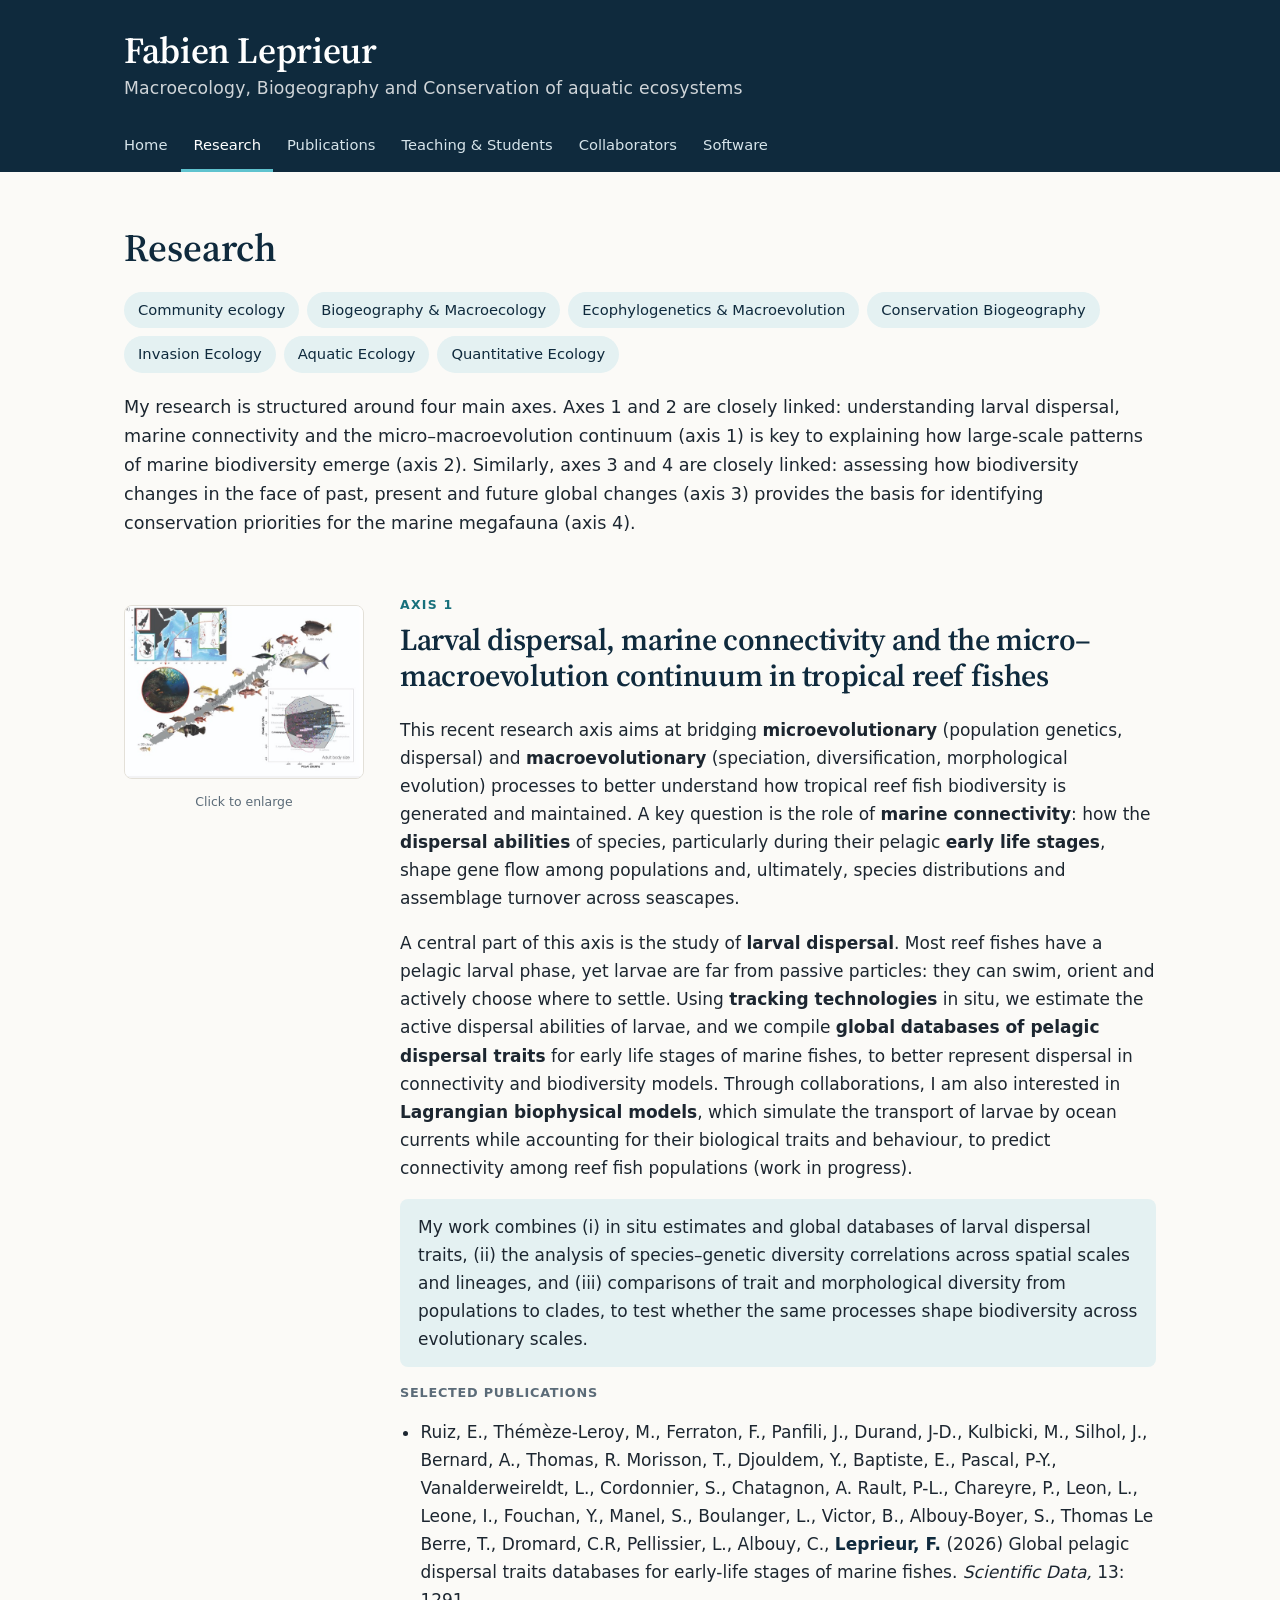
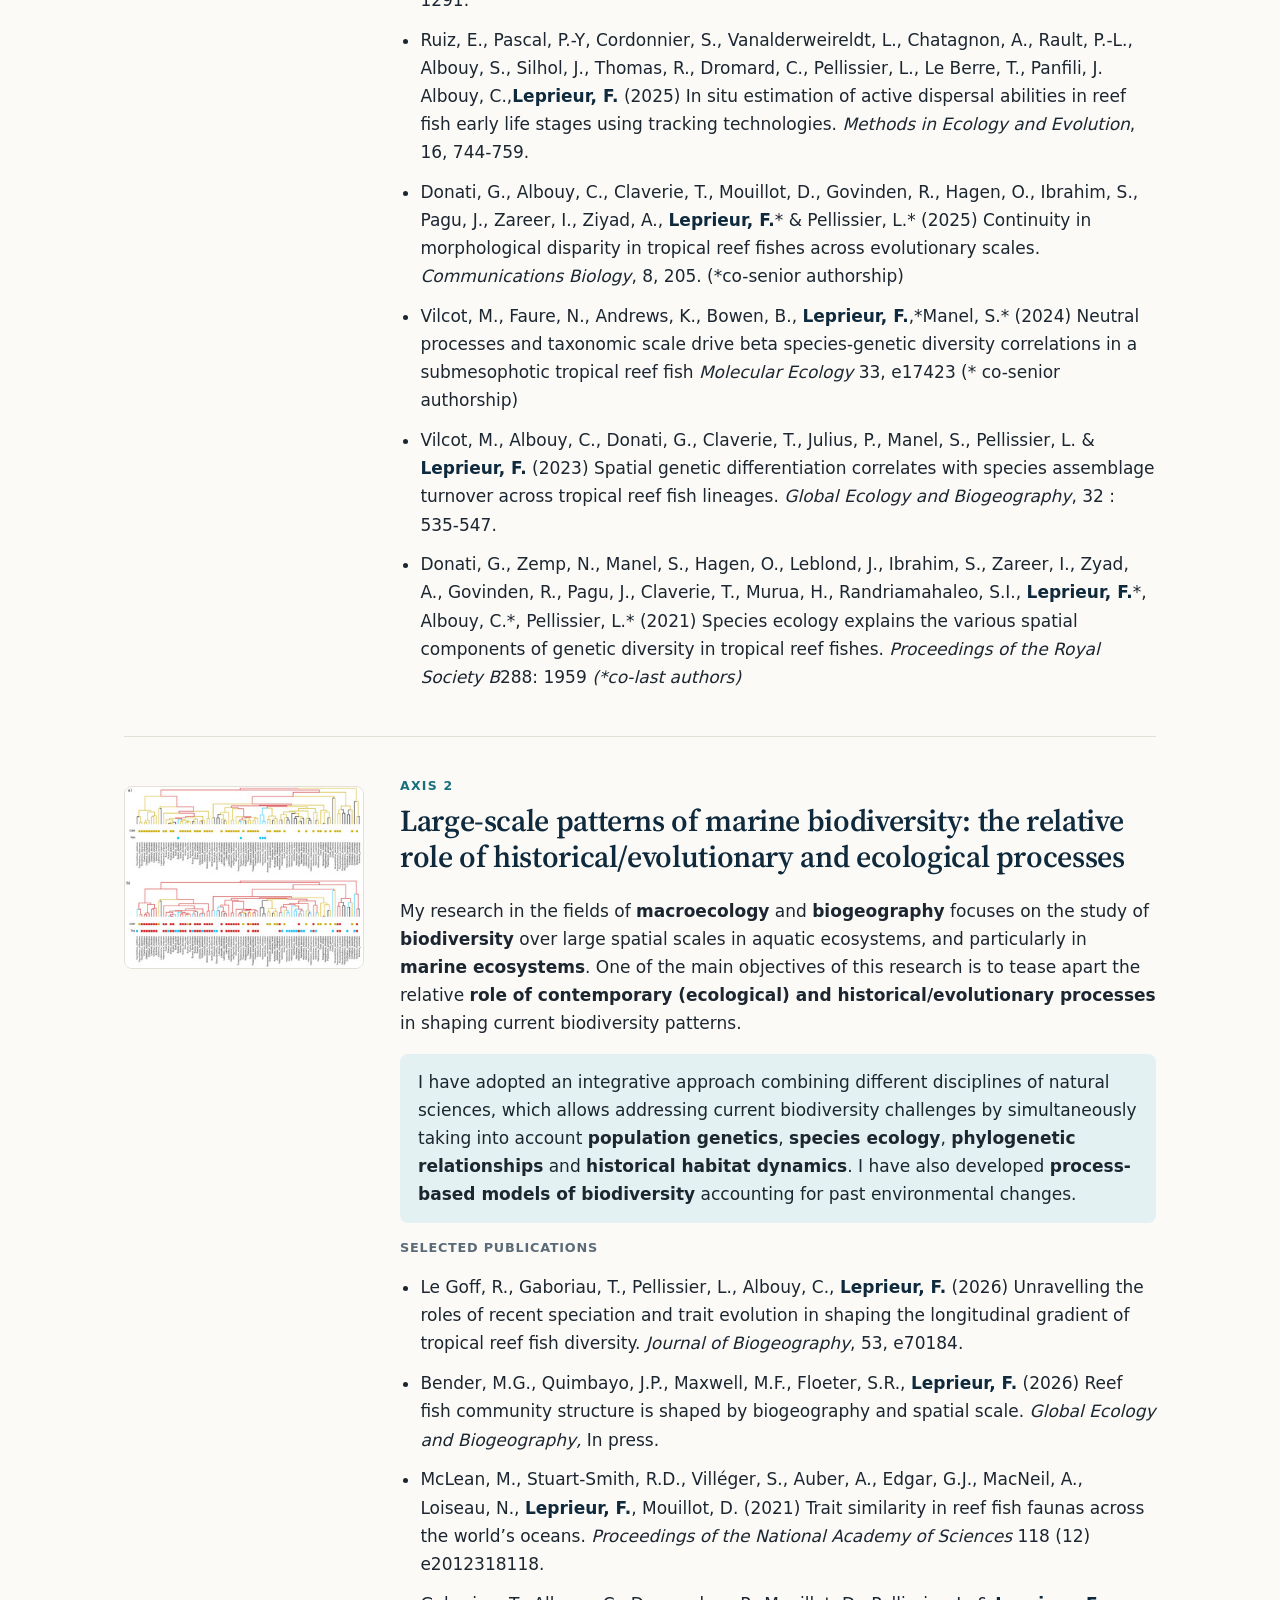
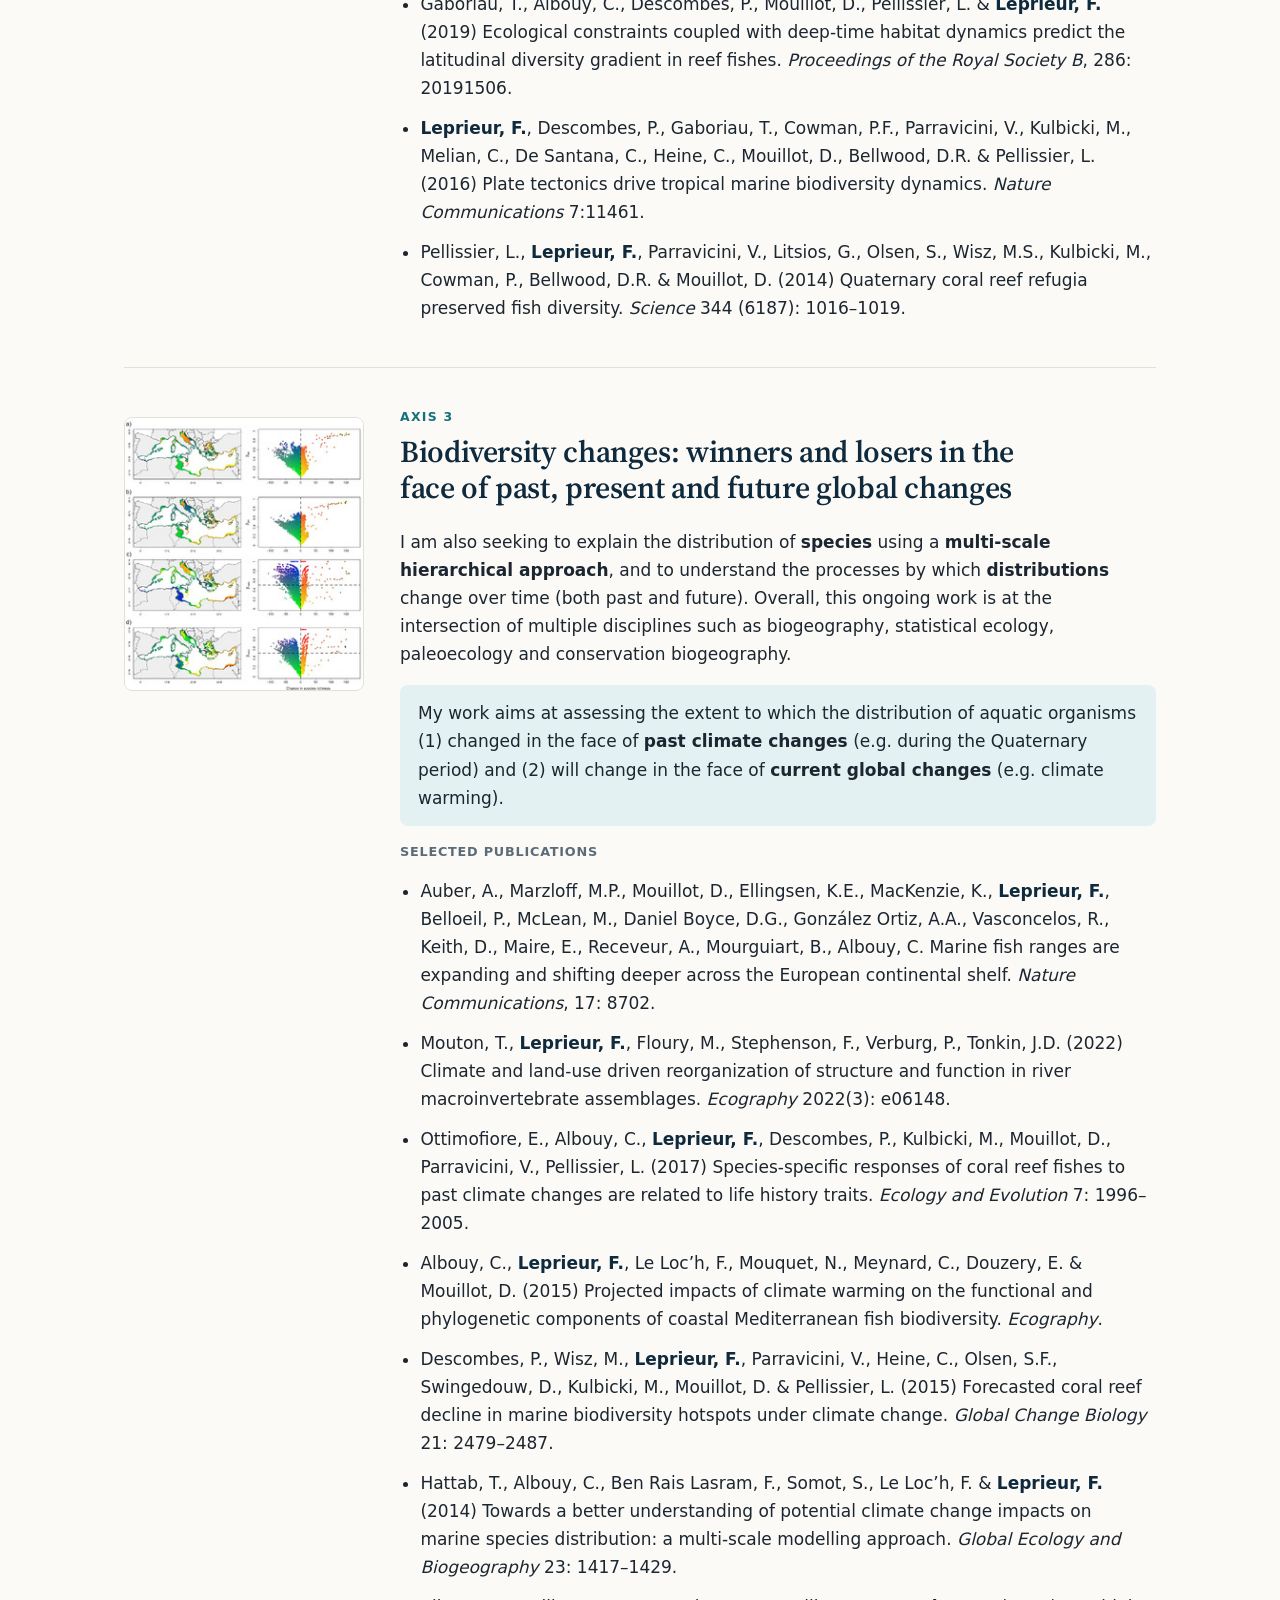
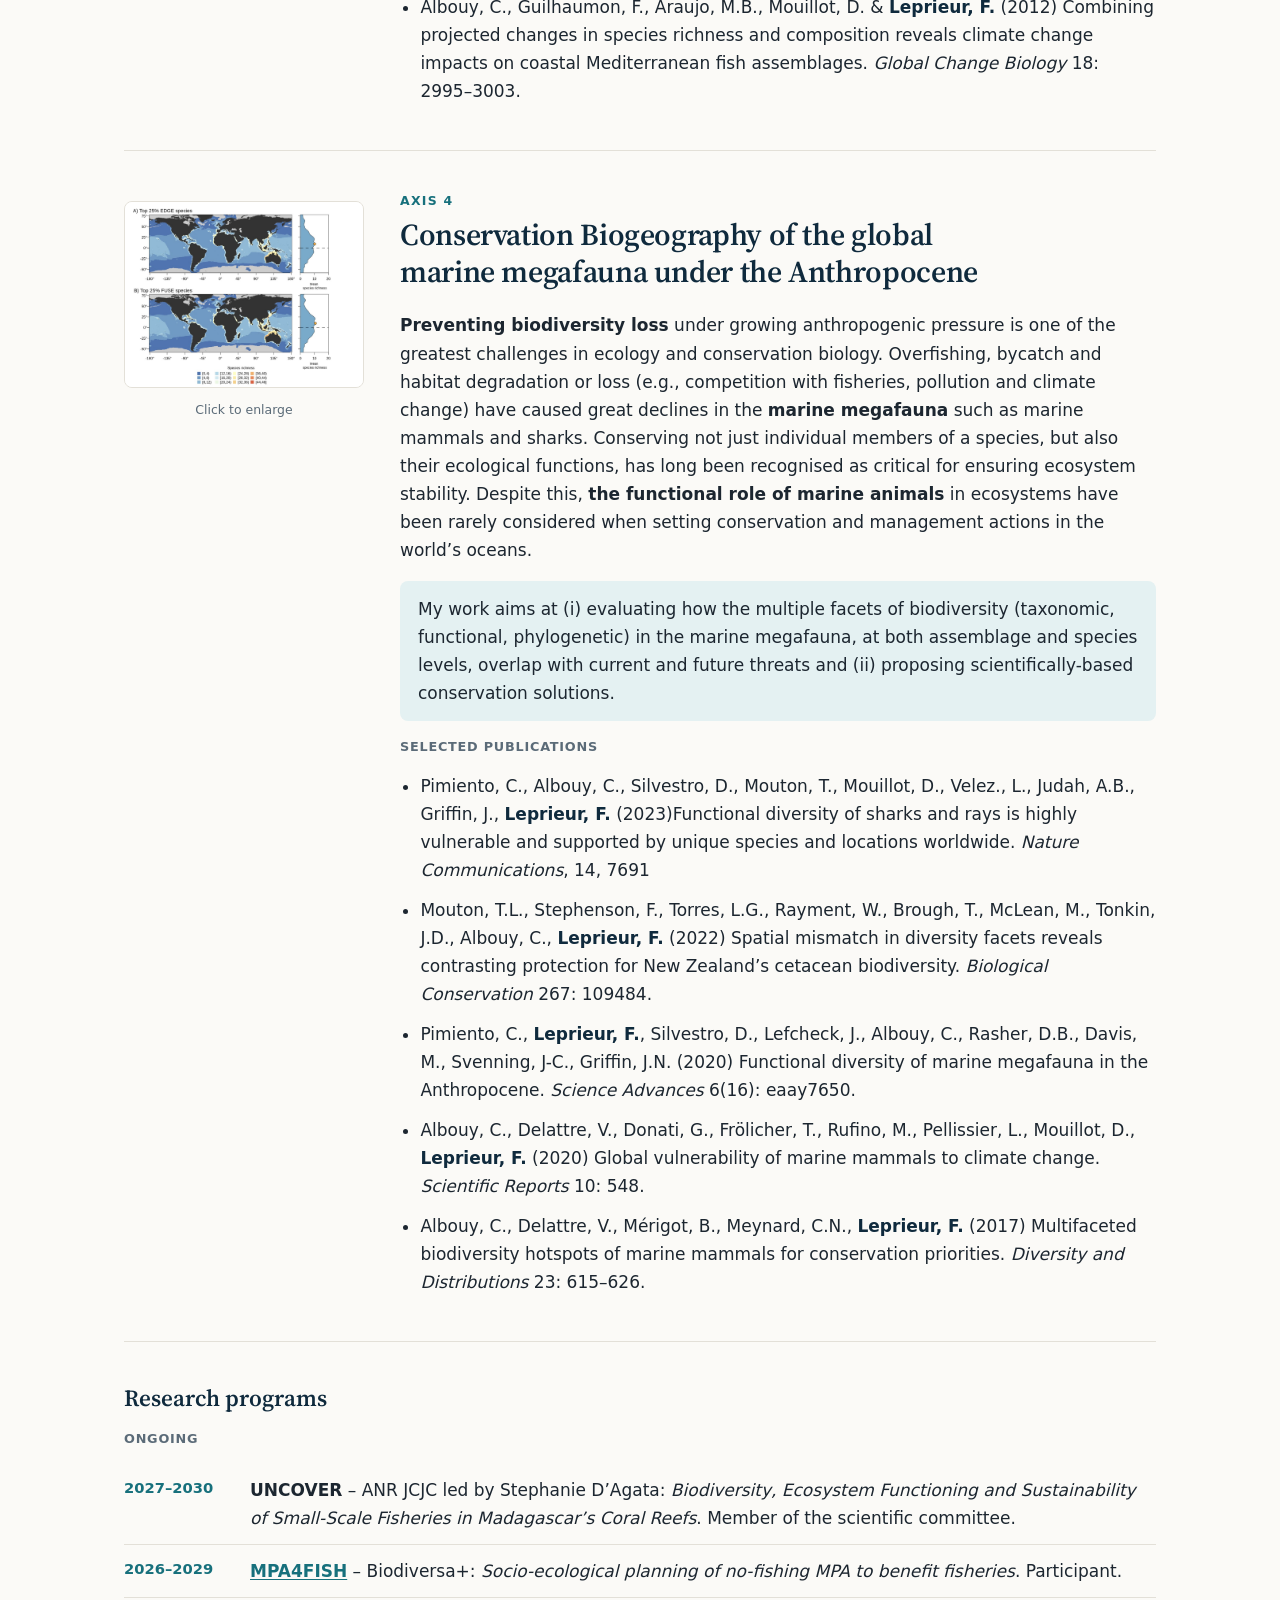
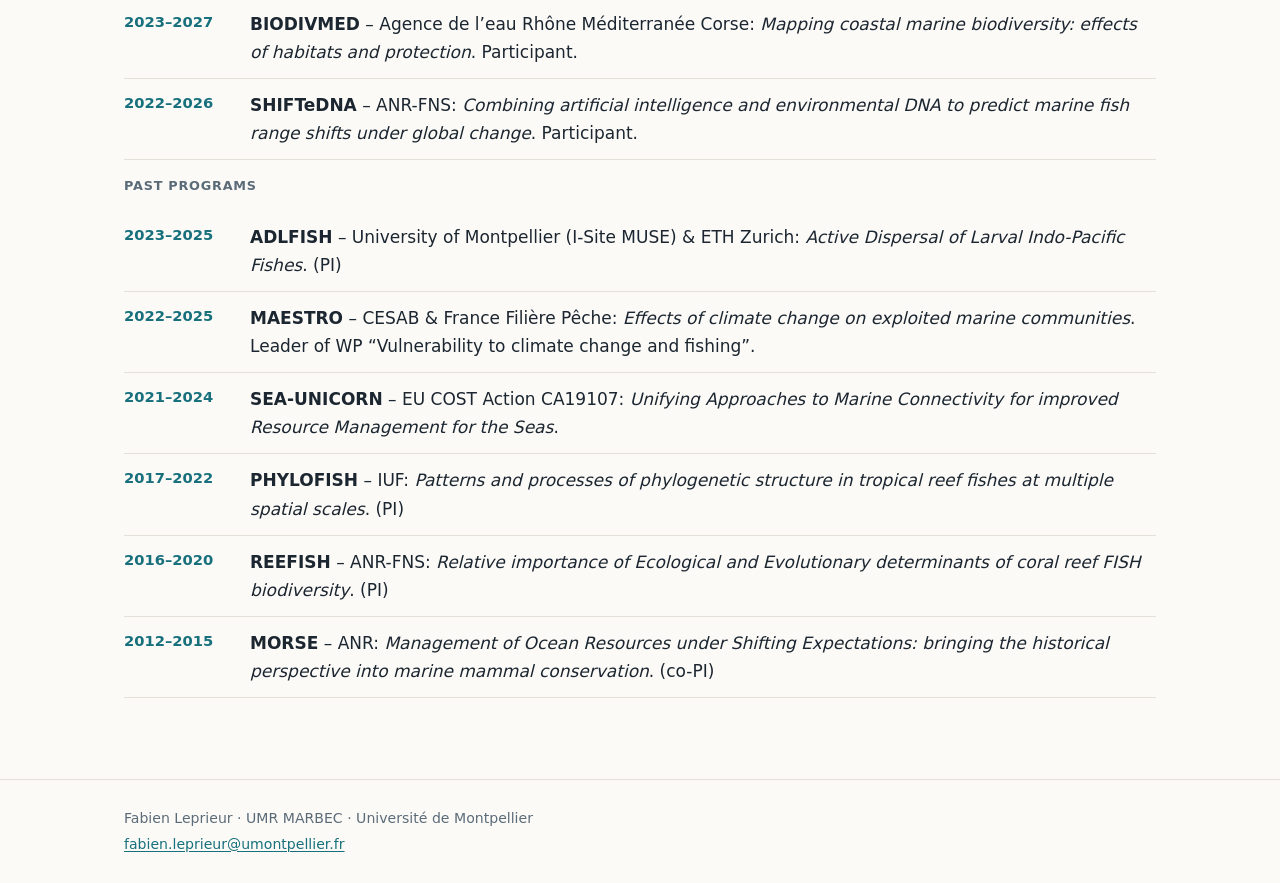
<file: research.html>
<!DOCTYPE html>
<html lang="en">
<head>
<meta charset="utf-8">
<meta name="viewport" content="width=device-width, initial-scale=1">
<title>Research · Fabien Leprieur</title>
<meta name="description" content="Research themes of Fabien Leprieur: large-scale biodiversity patterns, biodiversity change, conservation biogeography of marine megafauna.">
<link rel="preconnect" href="https://fonts.googleapis.com">
<link rel="preconnect" href="https://fonts.gstatic.com" crossorigin>
<link rel="stylesheet" href="https://fonts.googleapis.com/css2?family=Source+Serif+4:opsz,wght@8..60,400;8..60,600;8..60,700&display=swap">
<link rel="stylesheet" href="style.css">
<link rel="icon" href="data:image/svg+xml,%3Csvg xmlns='http://www.w3.org/2000/svg' viewBox='0 0 32 32'%3E%3Crect width='32' height='32' rx='6' fill='%230f2a3d'/%3E%3Ctext x='16' y='22' font-family='Georgia' font-size='16' fill='%23fff' text-anchor='middle'%3EFL%3C/text%3E%3C/svg%3E">
</head>
<body>
<header class="site-header">
  <div class="wrap header-inner">
    <a class="brand" href="index.html">
      <span class="brand-name">Fabien Leprieur</span>
      <span class="brand-tag">Macroecology, Biogeography and Conservation of aquatic ecosystems</span>
    </a>
    <button class="nav-toggle" aria-expanded="false" aria-controls="site-nav">Menu</button>
    <nav id="site-nav" class="site-nav">
<a href="index.html">Home</a>
<a href="research.html" aria-current="page">Research</a>
<a href="publications.html">Publications</a>
<a href="teaching.html">Teaching &amp; Students</a>
<a href="collaborators.html">Collaborators</a>
<a href="software.html">Software</a>
    </nav>
  </div>
</header>
<main class="wrap">

<h1>Research</h1>
<div class="chips large" aria-label="Research fields">
  <span>Community ecology</span><span>Biogeography &amp; Macroecology</span><span>Ecophylogenetics &amp; Macroevolution</span><span>Conservation Biogeography</span><span>Invasion Ecology</span><span>Aquatic Ecology</span><span>Quantitative Ecology</span>
</div>

<p class="lead">My research is structured around four main axes. Axes 1 and 2 are closely linked: understanding larval dispersal, marine connectivity and the micro–macroevolution continuum (axis 1) is key to explaining how large-scale patterns of marine biodiversity emerge (axis 2). Similarly, axes 3 and 4 are closely linked: assessing how biodiversity changes in the face of past, present and future global changes (axis 3) provides the basis for identifying conservation priorities for the marine megafauna (axis 4).</p>

<article class="theme">
  <figure><a href="img/research-connectivity.jpg" title="Click to enlarge"><img src="img/research-connectivity.jpg" alt="Sampling sites in the Western Indian Ocean, reef fishes ordered along a gradient of pelagic larval duration (from less than 20 days to about 80 days), and functional space of adult body size" width="610" height="442"></a><figcaption>Click to enlarge</figcaption></figure>
  <div>
    <p class="axis-num">Axis 1</p>
    <h2>Larval dispersal, marine connectivity and the micro–macroevolution continuum in tropical reef fishes</h2>
    <p>This recent research axis aims at bridging <strong>microevolutionary</strong> (population genetics, dispersal) and <strong>macroevolutionary</strong> (speciation, diversification, morphological evolution) processes to better understand how tropical reef fish biodiversity is generated and maintained. A key question is the role of <strong>marine connectivity</strong>: how the <strong>dispersal abilities</strong> of species, particularly during their pelagic <strong>early life stages</strong>, shape gene flow among populations and, ultimately, species distributions and assemblage turnover across seascapes.</p>
    <p>A central part of this axis is the study of <strong>larval dispersal</strong>. Most reef fishes have a pelagic larval phase, yet larvae are far from passive particles: they can swim, orient and actively choose where to settle. Using <strong>tracking technologies</strong> in situ, we estimate the active dispersal abilities of larvae, and we compile <strong>global databases of pelagic dispersal traits</strong> for early life stages of marine fishes, to better represent dispersal in connectivity and biodiversity models. Through collaborations, I am also interested in <strong>Lagrangian biophysical models</strong>, which simulate the transport of larvae by ocean currents while accounting for their biological traits and behaviour, to predict connectivity among reef fish populations (work in progress).</p>
    <p class="callout">My work combines (i) in situ estimates and global databases of larval dispersal traits, (ii) the analysis of species–genetic diversity correlations across spatial scales and lineages, and (iii) comparisons of trait and morphological diversity from populations to clades, to test whether the same processes shape biodiversity across evolutionary scales.</p>
    <h3>Selected publications</h3>
    <ul class="pubs">
      <li>Ruiz, E., Thémèze-Leroy, M., Ferraton, F., Panfili, J., Durand, J-D., Kulbicki, M., Silhol, J., Bernard, A., Thomas, R. Morisson, T., Djouldem, Y., Baptiste, E., Pascal, P-Y., Vanalderweireldt, L., Cordonnier, S., Chatagnon, A. Rault, P-L., Chareyre, P., Leon, L., Leone, I., Fouchan, Y., Manel, S., Boulanger, L., Victor, B., Albouy-Boyer, S., Thomas Le Berre, T., Dromard, C.R, Pellissier, L., Albouy, C., <strong>Leprieur, F.</strong> (2026) Global pelagic dispersal traits databases for early-life stages of marine fishes. <em>Scientific Data,</em> 13: 1291.</li>
      <li>Ruiz, E., Pascal, P.-Y, Cordonnier, S., Vanalderweireldt, L., Chatagnon, A., Rault, P.-L., Albouy, S., Silhol, J., Thomas, R., Dromard, C., Pellissier, L., Le Berre, T., Panfili, J. Albouy, C.,<strong>Leprieur, F.</strong> (2025) In situ estimation of active dispersal abilities in reef fish early life stages using tracking technologies. <em>Methods in Ecology and Evolution</em>, 16, 744-759.</li>
      <li>Donati, G., Albouy, C., Claverie, T., Mouillot, D., Govinden, R., Hagen, O., Ibrahim, S., Pagu, J., Zareer, I., Ziyad, A., <strong>Leprieur, F.</strong>* &amp; Pellissier, L.* (2025) Continuity in morphological disparity in tropical reef fishes across evolutionary scales. <em>Communications Biology</em>, 8, 205. (*co-senior authorship)</li>
      <li>Vilcot, M., Faure, N., Andrews, K., Bowen, B., <strong>Leprieur, F.</strong>,*Manel, S.* (2024) Neutral processes and taxonomic scale drive beta species-genetic diversity correlations in a submesophotic tropical reef fish <em>Molecular Ecology</em> 33, e17423 (* co-senior authorship)</li>
      <li>Vilcot, M., Albouy, C., Donati, G., Claverie, T., Julius, P., Manel, S., Pellissier, L. &amp; <strong>Leprieur, F.</strong> (2023) Spatial genetic differentiation correlates with species assemblage turnover across tropical reef fish lineages. <em>Global Ecology and Biogeography</em>, 32 : 535-547.</li>
      <li>Donati, G., Zemp, N., Manel, S., Hagen, O., Leblond, J., Ibrahim, S., Zareer, I., Zyad, A., Govinden, R., Pagu, J., Claverie, T., Murua, H., Randriamahaleo, S.I., <strong>Leprieur, F.</strong>*, Albouy, C.*, Pellissier, L.* (2021) Species ecology explains the various spatial components of genetic diversity in tropical reef fishes. <em>Proceedings of the Royal Society B</em>288: 1959 <em>(*co-last authors)</em></li>
    </ul>
  </div>
</article>

<article class="theme">
  <figure><img src="img/research-phylogeny.jpg" alt="Phylogenetic trees of reef fishes with trait states" width="327" height="249"></figure>
  <div>
    <p class="axis-num">Axis 2</p>
    <h2>Large-scale patterns of marine biodiversity: the relative role of historical/evolutionary and ecological processes</h2>
    <p>My research in the fields of <strong>macroecology</strong> and <strong>biogeography</strong> focuses on the study of <strong>biodiversity</strong> over large spatial scales in aquatic ecosystems, and particularly in <strong>marine ecosystems</strong>. One of the main objectives of this research is to tease apart the relative <strong>role of contemporary (ecological) and historical/evolutionary processes</strong> in shaping current biodiversity patterns.</p>
    <p class="callout">I have adopted an integrative approach combining different disciplines of natural sciences, which allows addressing current biodiversity challenges by simultaneously taking into account <strong>population genetics</strong>, <strong>species ecology</strong>, <strong>phylogenetic relationships</strong> and <strong>historical habitat dynamics</strong>. I have also developed <strong>process-based models of biodiversity</strong> accounting for past environmental changes.</p>
    <h3>Selected publications</h3>
    <ul class="pubs">
      <li>Le Goff, R., Gaboriau, T., Pellissier, L., Albouy, C., <strong>Leprieur, F.</strong> (2026) Unravelling the roles of recent speciation and trait evolution in shaping the longitudinal gradient of tropical reef fish diversity. <em>Journal of Biogeography</em>, 53, e70184.</li>
      <li>Bender, M.G., Quimbayo, J.P., Maxwell, M.F., Floeter, S.R., <strong>Leprieur, F.</strong> (2026) Reef fish community structure is shaped by biogeography and spatial scale. <em>Global Ecology and Biogeography,</em> In press.</li>
      <li>McLean, M., Stuart-Smith, R.D., Villéger, S., Auber, A., Edgar, G.J., MacNeil, A., Loiseau, N., <strong>Leprieur, F.</strong>, Mouillot, D. (2021) Trait similarity in reef fish faunas across the world’s oceans. <em>Proceedings of the National Academy of Sciences</em> 118 (12) e2012318118.</li>
      <li>Gaboriau, T., Albouy, C., Descombes, P., Mouillot, D., Pellissier, L. &amp; <strong>Leprieur, F.</strong> (2019) Ecological constraints coupled with deep-time habitat dynamics predict the latitudinal diversity gradient in reef fishes. <em>Proceedings of the Royal Society B</em>, 286: 20191506.</li>
      <li><strong>Leprieur, F.</strong>, Descombes, P., Gaboriau, T., Cowman, P.F., Parravicini, V., Kulbicki, M., Melian, C., De Santana, C., Heine, C., Mouillot, D., Bellwood, D.R. &amp; Pellissier, L. (2016) Plate tectonics drive tropical marine biodiversity dynamics. <em>Nature Communications</em> 7:11461.</li>
      <li>Pellissier, L., <strong>Leprieur, F.</strong>, Parravicini, V., Litsios, G., Olsen, S., Wisz, M.S., Kulbicki, M., Cowman, P., Bellwood, D.R. &amp; Mouillot, D. (2014) Quaternary coral reef refugia preserved fish diversity. <em>Science</em> 344 (6187): 1016–1019.</li>
    </ul>
  </div>
</article>

<article class="theme">
  <figure><img src="img/research-mediterranean.jpg" alt="Maps of projected changes in Mediterranean fish assemblages" width="250" height="285"></figure>
  <div>
    <p class="axis-num">Axis 3</p>
    <h2>Biodiversity changes: winners and losers in the face of past, present and future global changes</h2>
    <p>I am also seeking to explain the distribution of <strong>species</strong> using a <strong>multi-scale hierarchical approach</strong>, and to understand the processes by which <strong>distributions</strong> change over time (both past and future). Overall, this ongoing work is at the intersection of multiple disciplines such as biogeography, statistical ecology, paleoecology and conservation biogeography.</p>
    <p class="callout">My work aims at assessing the extent to which the distribution of aquatic organisms (1) changed in the face of <strong>past climate changes</strong> (e.g. during the Quaternary period) and (2) will change in the face of <strong>current global changes</strong> (e.g. climate warming).</p>
    <h3>Selected publications</h3>
    <ul class="pubs">
      <li>Auber, A., Marzloff, M.P., Mouillot, D., Ellingsen, K.E., MacKenzie, K., <strong>Leprieur, F.</strong>, Belloeil, P., McLean, M., Daniel Boyce, D.G., González Ortiz, A.A., Vasconcelos, R., Keith, D., Maire, E., Receveur, A., Mourguiart, B., Albouy, C. Marine fish ranges are expanding and shifting deeper across the European continental shelf. <em>Nature Communications</em>, 17: 8702.</li>
      <li>Mouton, T., <strong>Leprieur, F.</strong>, Floury, M., Stephenson, F., Verburg, P., Tonkin, J.D. (2022) Climate and land-use driven reorganization of structure and function in river macroinvertebrate assemblages. <em>Ecography</em> 2022(3): e06148.</li>
      <li>Ottimofiore, E., Albouy, C., <strong>Leprieur, F.</strong>, Descombes, P., Kulbicki, M., Mouillot, D., Parravicini, V., Pellissier, L. (2017) Species-specific responses of coral reef fishes to past climate changes are related to life history traits. <em>Ecology and Evolution</em> 7: 1996–2005.</li>
      <li>Albouy, C., <strong>Leprieur, F.</strong>, Le Loc’h, F., Mouquet, N., Meynard, C., Douzery, E. &amp; Mouillot, D. (2015) Projected impacts of climate warming on the functional and phylogenetic components of coastal Mediterranean fish biodiversity. <em>Ecography</em>.</li>
      <li>Descombes, P., Wisz, M., <strong>Leprieur, F.</strong>, Parravicini, V., Heine, C., Olsen, S.F., Swingedouw, D., Kulbicki, M., Mouillot, D. &amp; Pellissier, L. (2015) Forecasted coral reef decline in marine biodiversity hotspots under climate change. <em>Global Change Biology</em> 21: 2479–2487.</li>
      <li>Hattab, T., Albouy, C., Ben Rais Lasram, F., Somot, S., Le Loc’h, F. &amp; <strong>Leprieur, F.</strong> (2014) Towards a better understanding of potential climate change impacts on marine species distribution: a multi-scale modelling approach. <em>Global Ecology and Biogeography</em> 23: 1417–1429.</li>
      <li>Albouy, C., Guilhaumon, F., Araujo, M.B., Mouillot, D. &amp; <strong>Leprieur, F.</strong> (2012) Combining projected changes in species richness and composition reveals climate change impacts on coastal Mediterranean fish assemblages. <em>Global Change Biology</em> 18: 2995–3003.</li>
    </ul>
  </div>
</article>

<article class="theme">
  <figure><a href="img/research-megafauna.jpg" title="Click to enlarge"><img src="img/research-megafauna.jpg" alt="World maps of species richness of the top 25% EDGE and top 25% FUSE species, with latitudinal profiles" width="1200" height="937"></a><figcaption>Click to enlarge</figcaption></figure>
  <div>
    <p class="axis-num">Axis 4</p>
    <h2>Conservation Biogeography of the global marine megafauna under the Anthropocene</h2>
    <p><strong>Preventing biodiversity loss</strong> under growing anthropogenic pressure is one of the greatest challenges in ecology and conservation biology. Overfishing, bycatch and habitat degradation or loss (e.g., competition with fisheries, pollution and climate change) have caused great declines in the <strong>marine megafauna</strong> such as marine mammals and sharks. Conserving not just individual members of a species, but also their ecological functions, has long been recognised as critical for ensuring ecosystem stability. Despite this, <strong>the functional role of marine animals</strong> in ecosystems have been rarely considered when setting conservation and management actions in the world’s oceans.</p>
    <p class="callout">My work aims at (i) evaluating how the multiple facets of biodiversity (taxonomic, functional, phylogenetic) in the marine megafauna, at both assemblage and species levels, overlap with current and future threats and (ii) proposing scientifically-based conservation solutions.</p>
    <h3>Selected publications</h3>
    <ul class="pubs">
      <li>Pimiento, C., Albouy, C., Silvestro, D., Mouton, T., Mouillot, D., Velez., L., Judah, A.B., Griffin, J., <strong>Leprieur, F.</strong> (2023)Functional diversity of sharks and rays is highly vulnerable and supported by unique species and locations worldwide. <em>Nature Communications</em>, 14, 7691</li>
      <li>Mouton, T.L., Stephenson, F., Torres, L.G., Rayment, W., Brough, T., McLean, M., Tonkin, J.D., Albouy, C., <strong>Leprieur, F.</strong> (2022) Spatial mismatch in diversity facets reveals contrasting protection for New Zealand’s cetacean biodiversity. <em>Biological Conservation</em> 267: 109484.</li>
      <li>Pimiento, C., <strong>Leprieur, F.</strong>, Silvestro, D., Lefcheck, J., Albouy, C., Rasher, D.B., Davis, M., Svenning, J-C., Griffin, J.N. (2020) Functional diversity of marine megafauna in the Anthropocene. <em>Science Advances</em> 6(16): eaay7650.</li>
      <li>Albouy, C., Delattre, V., Donati, G., Frölicher, T., Rufino, M., Pellissier, L., Mouillot, D., <strong>Leprieur, F.</strong> (2020) Global vulnerability of marine mammals to climate change. <em>Scientific Reports</em> 10: 548.</li>
      <li>Albouy, C., Delattre, V., Mérigot, B., Meynard, C.N., <strong>Leprieur, F.</strong> (2017) Multifaceted biodiversity hotspots of marine mammals for conservation priorities. <em>Diversity and Distributions</em> 23: 615–626.</li>
    </ul>
  </div>
</article>

<section class="programs">
  <h2>Research programs</h2>
  <h3>Ongoing</h3>
  <ul class="timeline">
    <li><span class="when">2027–2030</span><div><strong>UNCOVER</strong> – ANR JCJC led by Stephanie D’Agata: <em>Biodiversity, Ecosystem Functioning and Sustainability of Small-Scale Fisheries in Madagascar’s Coral Reefs</em>. Member of the scientific committee.</div></li>
    <li><span class="when">2026–2029</span><div><strong><a href="https://umr-marbec.fr/les-projets/mpa4fish/">MPA4FISH</a></strong> – Biodiversa+: <em>Socio-ecological planning of no-fishing MPA to benefit fisheries</em>. Participant.</div></li>
    <li><span class="when">2023–2027</span><div><strong>BIODIVMED</strong> – Agence de l’eau Rhône Méditerranée Corse: <em>Mapping coastal marine biodiversity: effects of habitats and protection</em>. Participant.</div></li>
    <li><span class="when">2022–2026</span><div><strong>SHIFTeDNA</strong> – ANR-FNS: <em>Combining artificial intelligence and environmental DNA to predict marine fish range shifts under global change</em>. Participant.</div></li>
  </ul>
  <h3>Past programs</h3>
  <ul class="timeline">
    <li><span class="when">2023–2025</span><div><strong>ADLFISH</strong> – University of Montpellier (I-Site MUSE) &amp; ETH Zurich: <em>Active Dispersal of Larval Indo-Pacific Fishes</em>. (PI)</div></li>
    <li><span class="when">2022–2025</span><div><strong>MAESTRO</strong> – CESAB &amp; France Filière Pêche: <em>Effects of climate change on exploited marine communities</em>. Leader of WP “Vulnerability to climate change and fishing”.</div></li>
    <li><span class="when">2021–2024</span><div><strong>SEA-UNICORN</strong> – EU COST Action CA19107: <em>Unifying Approaches to Marine Connectivity for improved Resource Management for the Seas</em>.</div></li>
    <li><span class="when">2017–2022</span><div><strong>PHYLOFISH</strong> – IUF: <em>Patterns and processes of phylogenetic structure in tropical reef fishes at multiple spatial scales</em>. (PI)</div></li>
    <li><span class="when">2016–2020</span><div><strong>REEFISH</strong> – ANR-FNS: <em>Relative importance of Ecological and Evolutionary determinants of coral reef FISH biodiversity</em>. (PI)</div></li>
    <li><span class="when">2012–2015</span><div><strong>MORSE</strong> – ANR: <em>Management of Ocean Resources under Shifting Expectations: bringing the historical perspective into marine mammal conservation</em>. (co-PI)</div></li>
  </ul>
</section>

</main>
<footer class="site-footer">
  <div class="wrap">
    <p>Fabien Leprieur · UMR MARBEC · Université de Montpellier</p>
    <p><a href="mailto:fabien.leprieur@umontpellier.fr">fabien.leprieur@umontpellier.fr</a></p>
  </div>
</footer>
<script>
const b=document.querySelector('.nav-toggle'),n=document.getElementById('site-nav');
b.addEventListener('click',()=>{const o=n.classList.toggle('open');b.setAttribute('aria-expanded',o);});
</script>
</body>
</html>
</file>
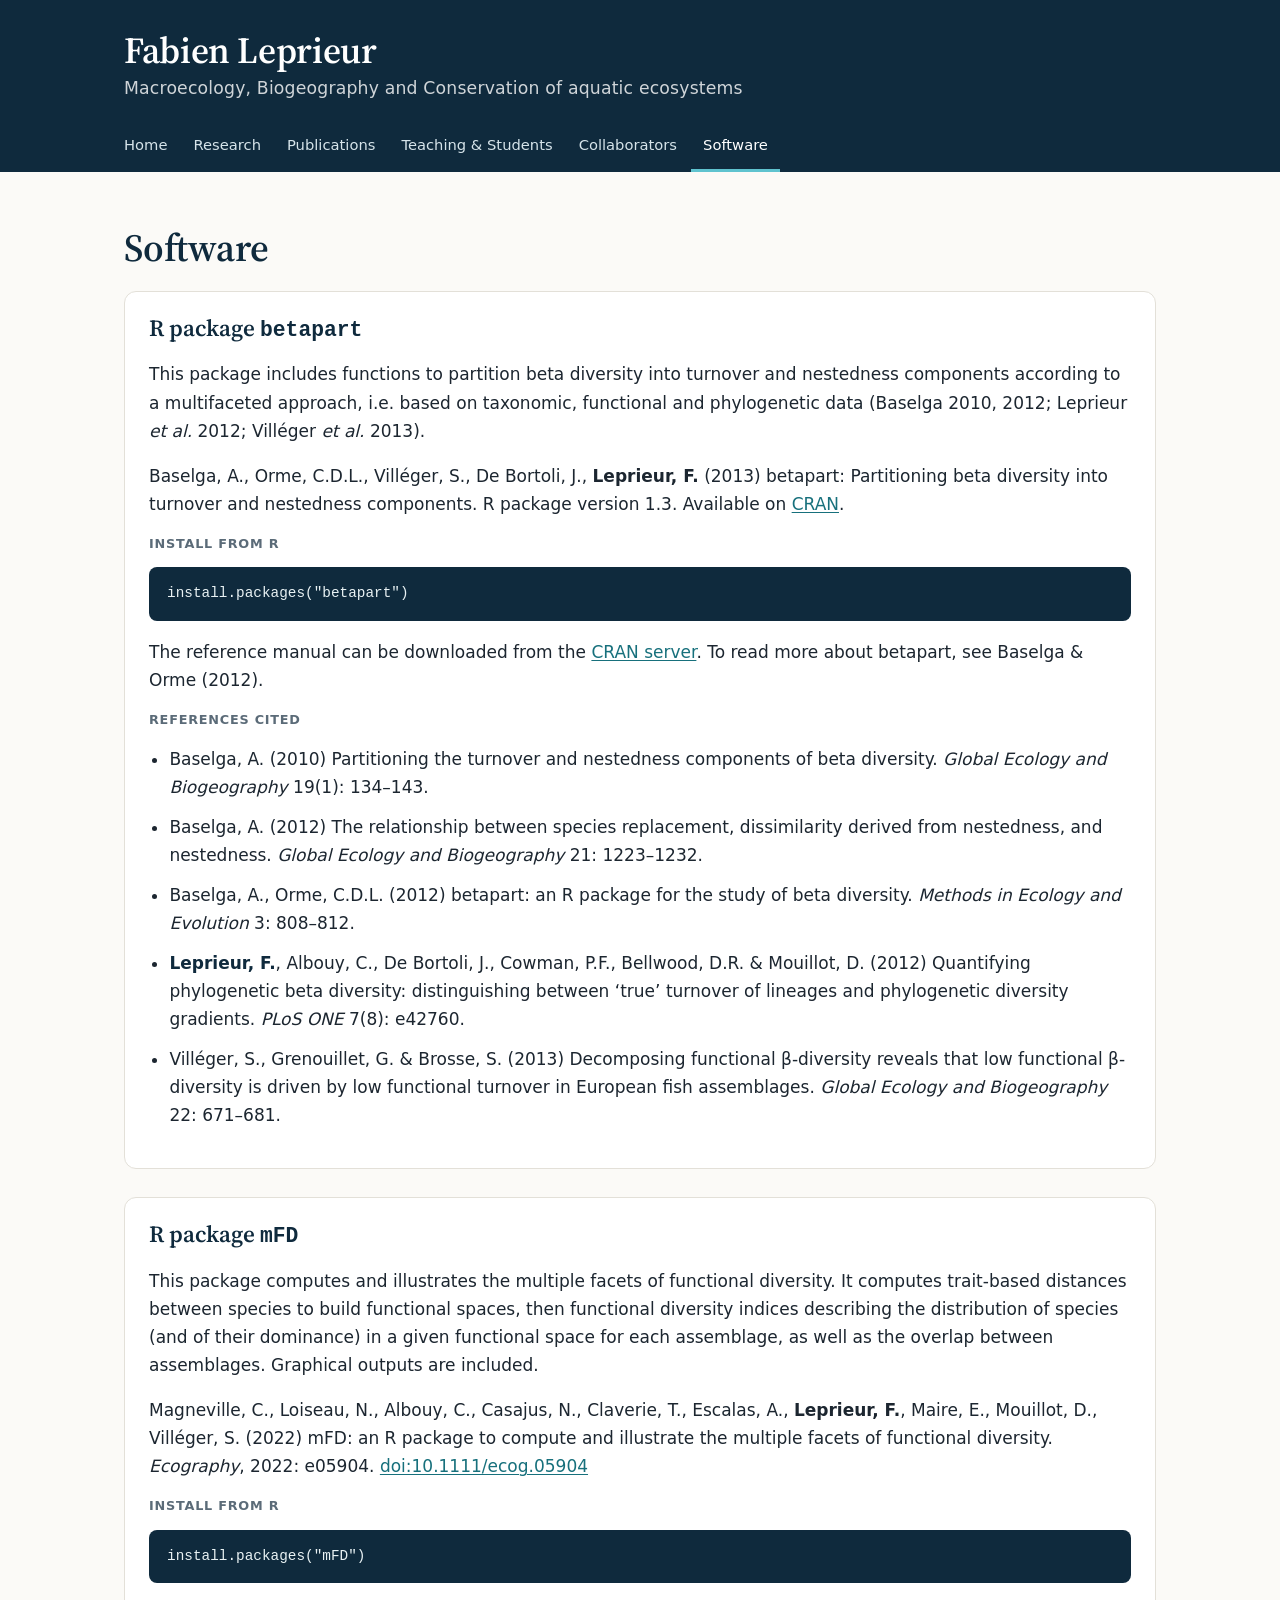
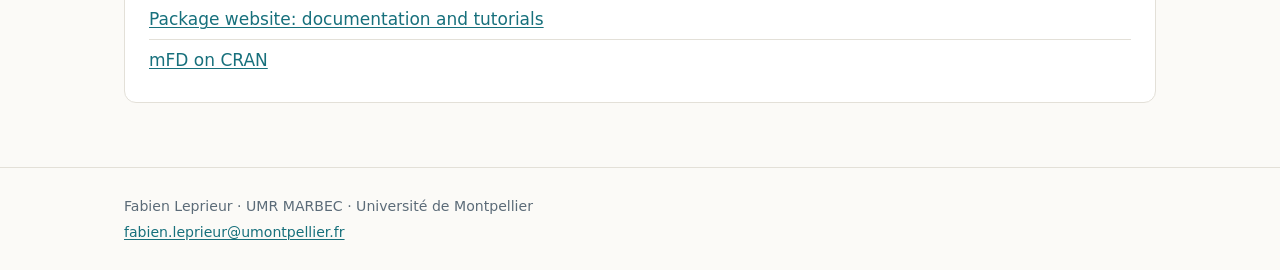
<file: software.html>
<!DOCTYPE html>
<html lang="en">
<head>
<meta charset="utf-8">
<meta name="viewport" content="width=device-width, initial-scale=1">
<title>Software · Fabien Leprieur</title>
<meta name="description" content="Software by Fabien Leprieur and colleagues: the R packages betapart and mFD.">
<link rel="preconnect" href="https://fonts.googleapis.com">
<link rel="preconnect" href="https://fonts.gstatic.com" crossorigin>
<link rel="stylesheet" href="https://fonts.googleapis.com/css2?family=Source+Serif+4:opsz,wght@8..60,400;8..60,600;8..60,700&display=swap">
<link rel="stylesheet" href="style.css">
<link rel="icon" href="data:image/svg+xml,%3Csvg xmlns='http://www.w3.org/2000/svg' viewBox='0 0 32 32'%3E%3Crect width='32' height='32' rx='6' fill='%230f2a3d'/%3E%3Ctext x='16' y='22' font-family='Georgia' font-size='16' fill='%23fff' text-anchor='middle'%3EFL%3C/text%3E%3C/svg%3E">
</head>
<body>
<header class="site-header">
  <div class="wrap header-inner">
    <a class="brand" href="index.html">
      <span class="brand-name">Fabien Leprieur</span>
      <span class="brand-tag">Macroecology, Biogeography and Conservation of aquatic ecosystems</span>
    </a>
    <button class="nav-toggle" aria-expanded="false" aria-controls="site-nav">Menu</button>
    <nav id="site-nav" class="site-nav">
<a href="index.html">Home</a>
<a href="research.html">Research</a>
<a href="publications.html">Publications</a>
<a href="teaching.html">Teaching &amp; Students</a>
<a href="collaborators.html">Collaborators</a>
<a href="software.html" aria-current="page">Software</a>
    </nav>
  </div>
</header>
<main class="wrap">

<h1>Software</h1>
<section class="card">
  <h2>R package <code>betapart</code></h2>
  <p>This package includes functions to partition beta diversity into turnover and nestedness components according to a multifaceted approach, i.e. based on taxonomic, functional and phylogenetic data (Baselga 2010, 2012; Leprieur <em>et al.</em> 2012; Villéger <em>et al.</em> 2013).</p>
  <p>Baselga, A., Orme, C.D.L., Villéger, S., De Bortoli, J., <strong>Leprieur, F.</strong> (2013) betapart: Partitioning beta diversity into turnover and nestedness components. R package version 1.3. Available on <a href="https://CRAN.R-project.org/package=betapart">CRAN</a>.</p>
  <h3>Install from R</h3>
  <pre><code>install.packages("betapart")</code></pre>
  <p>The reference manual can be downloaded from the <a href="https://CRAN.R-project.org/package=betapart">CRAN server</a>. To read more about betapart, see Baselga &amp; Orme (2012).</p>
  <h3>References cited</h3>
  <ul class="pubs">
    <li>Baselga, A. (2010) Partitioning the turnover and nestedness components of beta diversity. <em>Global Ecology and Biogeography</em> 19(1): 134–143.</li>
    <li>Baselga, A. (2012) The relationship between species replacement, dissimilarity derived from nestedness, and nestedness. <em>Global Ecology and Biogeography</em> 21: 1223–1232.</li>
    <li>Baselga, A., Orme, C.D.L. (2012) betapart: an R package for the study of beta diversity. <em>Methods in Ecology and Evolution</em> 3: 808–812.</li>
    <li><strong>Leprieur, F.</strong>, Albouy, C., De Bortoli, J., Cowman, P.F., Bellwood, D.R. &amp; Mouillot, D. (2012) Quantifying phylogenetic beta diversity: distinguishing between ‘true’ turnover of lineages and phylogenetic diversity gradients. <em>PLoS ONE</em> 7(8): e42760.</li>
    <li>Villéger, S., Grenouillet, G. &amp; Brosse, S. (2013) Decomposing functional β-diversity reveals that low functional β-diversity is driven by low functional turnover in European fish assemblages. <em>Global Ecology and Biogeography</em> 22: 671–681.</li>
  </ul>
</section>

<section class="card">
  <h2>R package <code>mFD</code></h2>
  <p>This package computes and illustrates the multiple facets of functional diversity. It computes trait-based distances between species to build functional spaces, then functional diversity indices describing the distribution of species (and of their dominance) in a given functional space for each assemblage, as well as the overlap between assemblages. Graphical outputs are included.</p>
  <p>Magneville, C., Loiseau, N., Albouy, C., Casajus, N., Claverie, T., Escalas, A., <strong>Leprieur, F.</strong>, Maire, E., Mouillot, D., Villéger, S. (2022) mFD: an R package to compute and illustrate the multiple facets of functional diversity. <em>Ecography</em>, 2022: e05904. <a href="https://nsojournals.onlinelibrary.wiley.com/doi/10.1111/ecog.05904">doi:10.1111/ecog.05904</a></p>
  <h3>Install from R</h3>
  <pre><code>install.packages("mFD")</code></pre>
  <ul class="links">
    <li><a href="https://cmlmagneville.github.io/mFD/">Package website: documentation and tutorials</a></li>
    <li><a href="https://cran.r-project.org/web/packages/mFD/index.html">mFD on CRAN</a></li>
  </ul>
</section>

</main>
<footer class="site-footer">
  <div class="wrap">
    <p>Fabien Leprieur · UMR MARBEC · Université de Montpellier</p>
    <p><a href="mailto:fabien.leprieur@umontpellier.fr">fabien.leprieur@umontpellier.fr</a></p>
  </div>
</footer>
<script>
const b=document.querySelector('.nav-toggle'),n=document.getElementById('site-nav');
b.addEventListener('click',()=>{const o=n.classList.toggle('open');b.setAttribute('aria-expanded',o);});
</script>
</body>
</html>
</file>
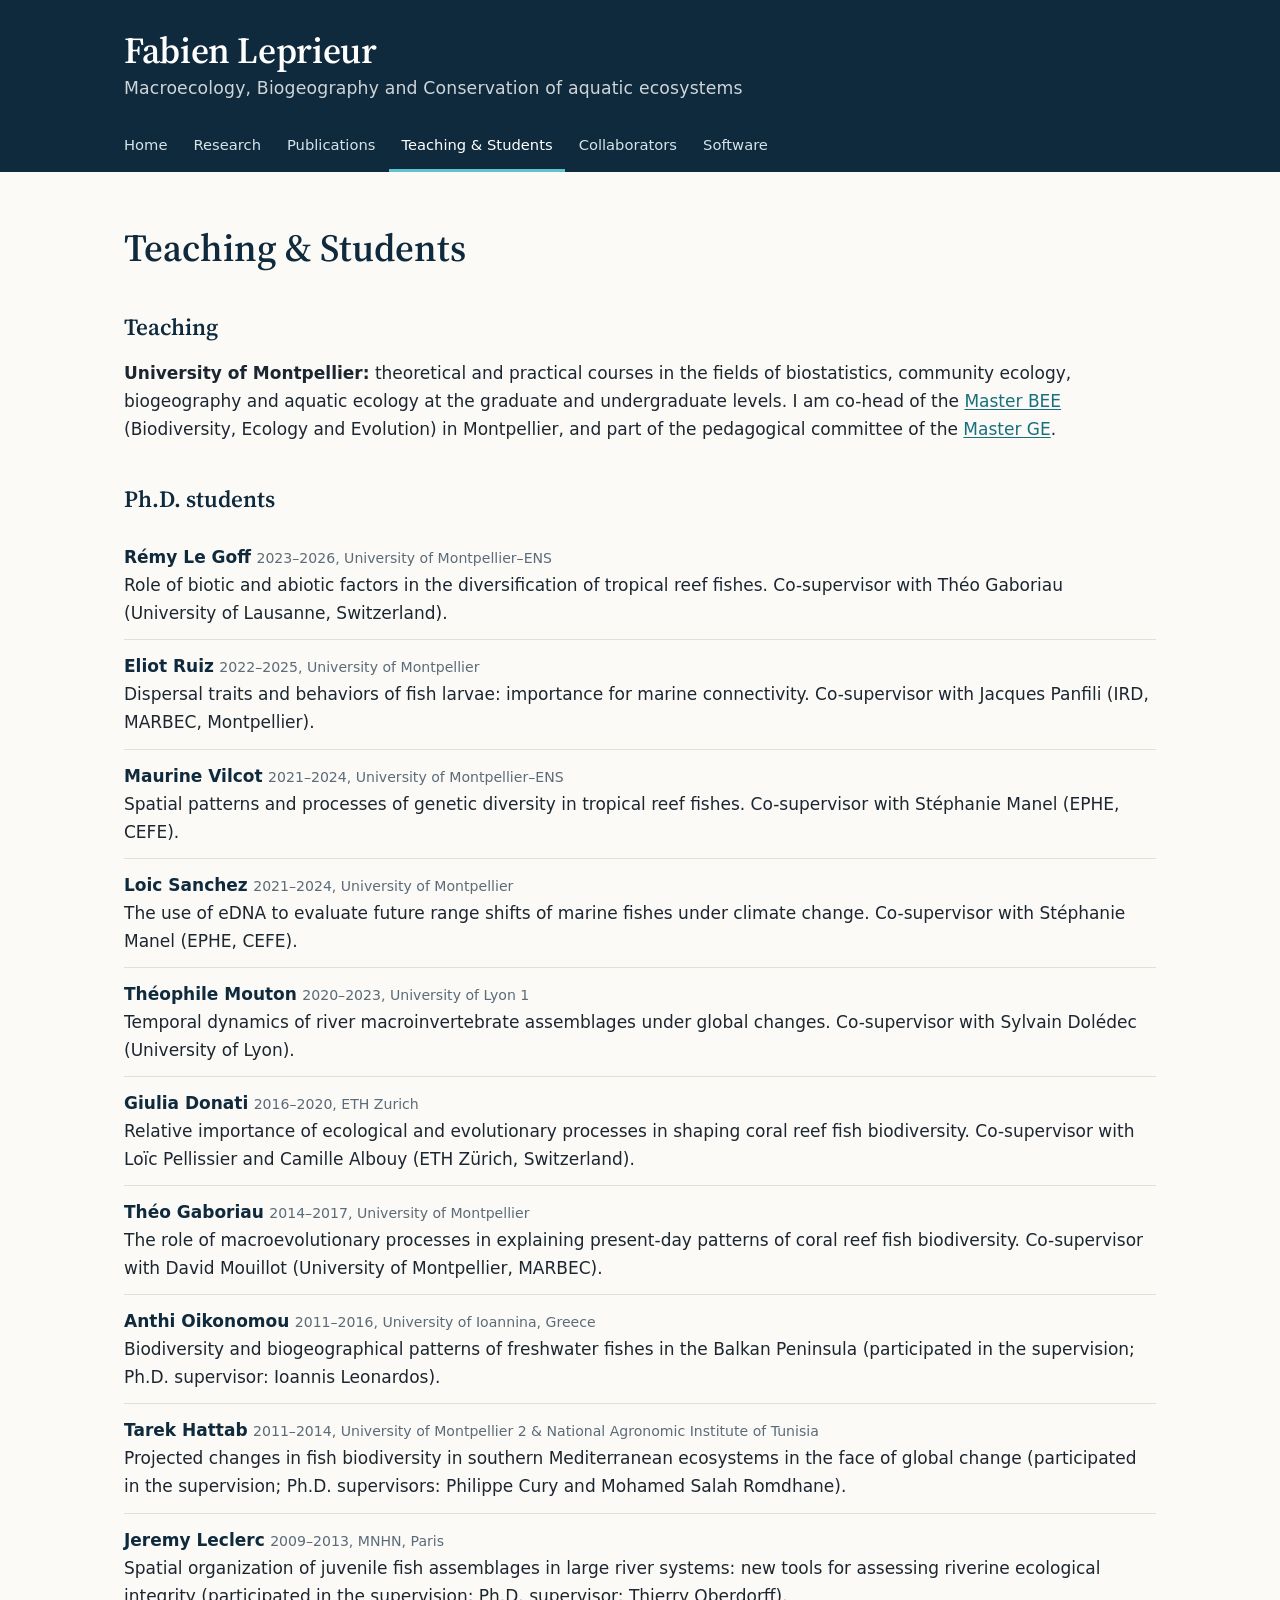
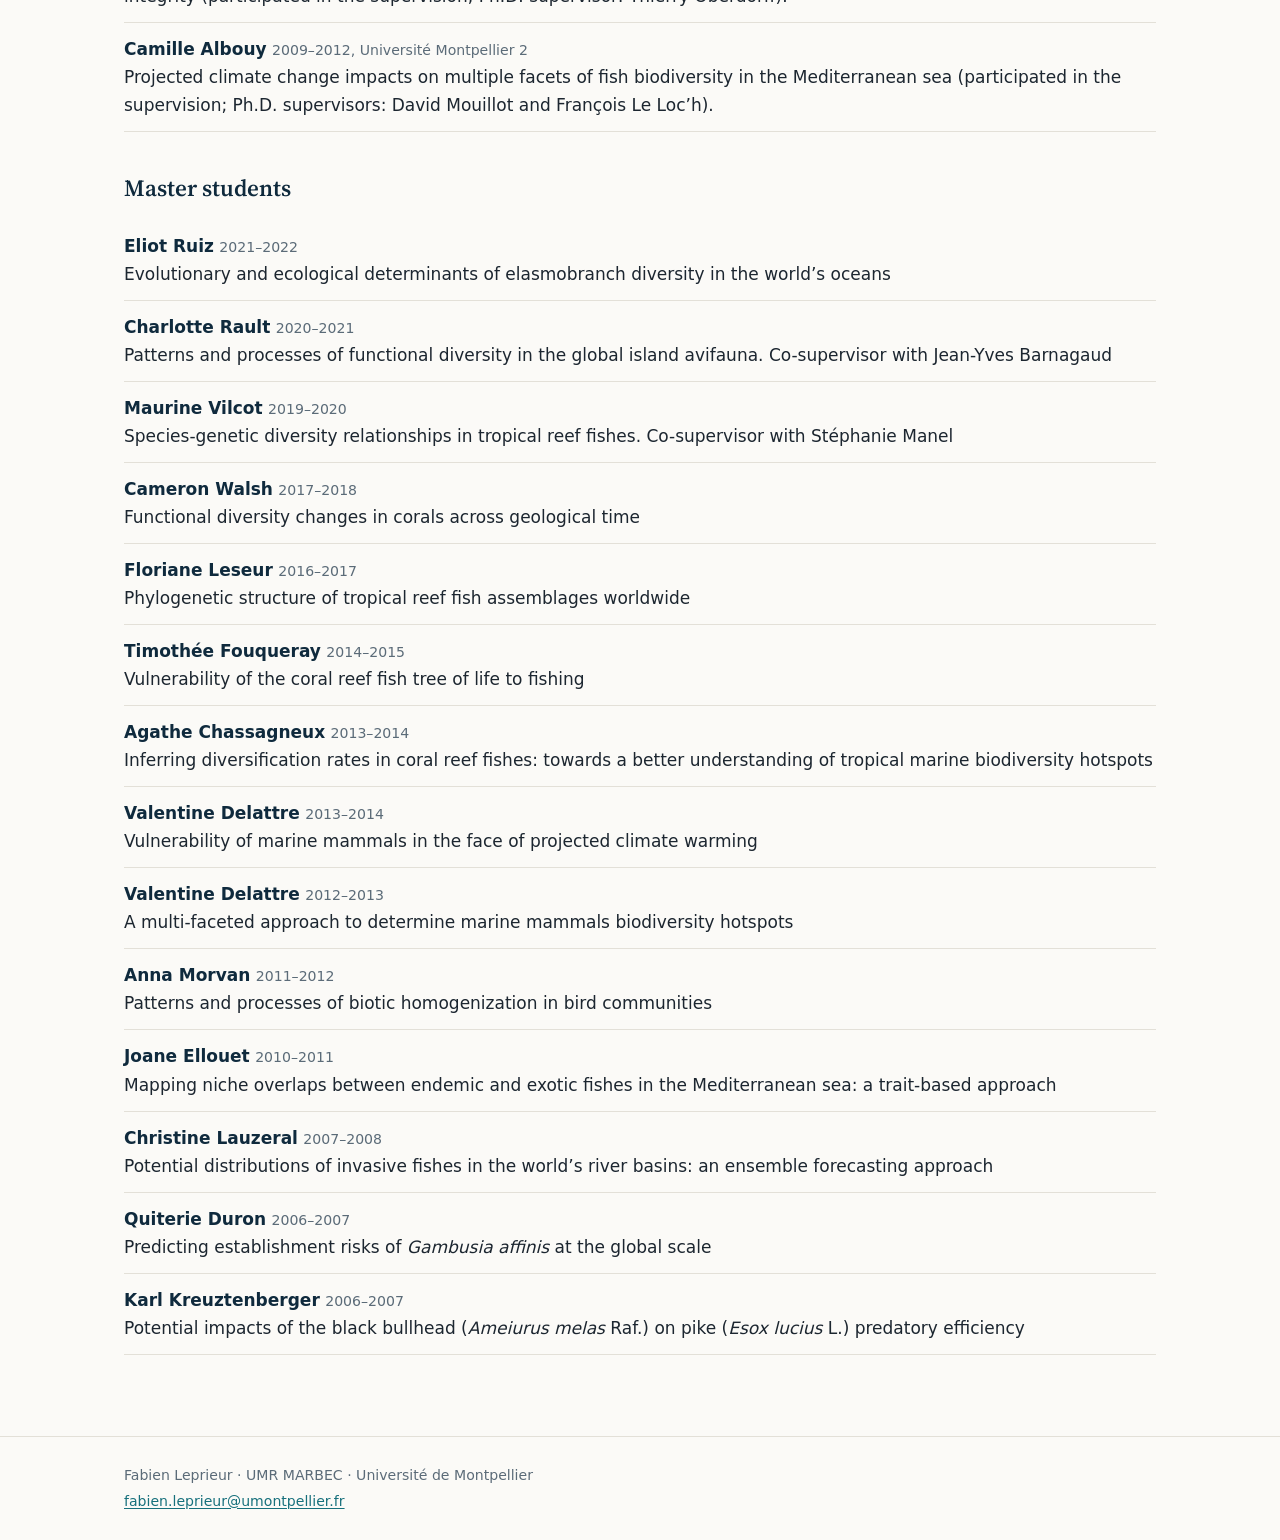
<file: teaching.html>
<!DOCTYPE html>
<html lang="en">
<head>
<meta charset="utf-8">
<meta name="viewport" content="width=device-width, initial-scale=1">
<title>Teaching & Students · Fabien Leprieur</title>
<meta name="description" content="Teaching and student supervision by Fabien Leprieur, University of Montpellier.">
<link rel="preconnect" href="https://fonts.googleapis.com">
<link rel="preconnect" href="https://fonts.gstatic.com" crossorigin>
<link rel="stylesheet" href="https://fonts.googleapis.com/css2?family=Source+Serif+4:opsz,wght@8..60,400;8..60,600;8..60,700&display=swap">
<link rel="stylesheet" href="style.css">
<link rel="icon" href="data:image/svg+xml,%3Csvg xmlns='http://www.w3.org/2000/svg' viewBox='0 0 32 32'%3E%3Crect width='32' height='32' rx='6' fill='%230f2a3d'/%3E%3Ctext x='16' y='22' font-family='Georgia' font-size='16' fill='%23fff' text-anchor='middle'%3EFL%3C/text%3E%3C/svg%3E">
</head>
<body>
<header class="site-header">
  <div class="wrap header-inner">
    <a class="brand" href="index.html">
      <span class="brand-name">Fabien Leprieur</span>
      <span class="brand-tag">Macroecology, Biogeography and Conservation of aquatic ecosystems</span>
    </a>
    <button class="nav-toggle" aria-expanded="false" aria-controls="site-nav">Menu</button>
    <nav id="site-nav" class="site-nav">
<a href="index.html">Home</a>
<a href="research.html">Research</a>
<a href="publications.html">Publications</a>
<a href="teaching.html" aria-current="page">Teaching &amp; Students</a>
<a href="collaborators.html">Collaborators</a>
<a href="software.html">Software</a>
    </nav>
  </div>
</header>
<main class="wrap">

<h1>Teaching &amp; Students</h1>
<section>
  <h2>Teaching</h2>
  <p><strong>University of Montpellier:</strong> theoretical and practical courses in the fields of biostatistics, community ecology, biogeography and aquatic ecology at the graduate and undergraduate levels. I am co-head of the <a href="https://biologie-ecologie.com/master-bee/mention-bee/">Master BEE</a> (Biodiversity, Ecology and Evolution) in Montpellier, and part of the pedagogical committee of the <a href="https://biologie-ecologie.com/master-ge/">Master GE</a>.</p>
</section>
<section>
  <h2>Ph.D. students</h2>
  <ul class="people"><li><span class="who">Rémy Le Goff</span> <span class="when-sm">2023–2026, University of Montpellier–ENS</span><br>Role of biotic and abiotic factors in the diversification of tropical reef fishes. Co-supervisor with Théo Gaboriau (University of Lausanne, Switzerland).</li>
<li><span class="who">Eliot Ruiz</span> <span class="when-sm">2022–2025, University of Montpellier</span><br>Dispersal traits and behaviors of fish larvae: importance for marine connectivity. Co-supervisor with Jacques Panfili (IRD, MARBEC, Montpellier).</li>
<li><span class="who">Maurine Vilcot</span> <span class="when-sm">2021–2024, University of Montpellier–ENS</span><br>Spatial patterns and processes of genetic diversity in tropical reef fishes. Co-supervisor with Stéphanie Manel (EPHE, CEFE).</li>
<li><span class="who">Loic Sanchez</span> <span class="when-sm">2021–2024, University of Montpellier</span><br>The use of eDNA to evaluate future range shifts of marine fishes under climate change. Co-supervisor with Stéphanie Manel (EPHE, CEFE).</li>
<li><span class="who">Théophile Mouton</span> <span class="when-sm">2020–2023, University of Lyon 1</span><br>Temporal dynamics of river macroinvertebrate assemblages under global changes. Co-supervisor with Sylvain Dolédec (University of Lyon).</li>
<li><span class="who">Giulia Donati</span> <span class="when-sm">2016–2020, ETH Zurich</span><br>Relative importance of ecological and evolutionary processes in shaping coral reef fish biodiversity. Co-supervisor with Loïc Pellissier and Camille Albouy (ETH Zürich, Switzerland).</li>
<li><span class="who">Théo Gaboriau</span> <span class="when-sm">2014–2017, University of Montpellier</span><br>The role of macroevolutionary processes in explaining present-day patterns of coral reef fish biodiversity. Co-supervisor with David Mouillot (University of Montpellier, MARBEC).</li>
<li><span class="who">Anthi Oikonomou</span> <span class="when-sm">2011–2016, University of Ioannina, Greece</span><br>Biodiversity and biogeographical patterns of freshwater fishes in the Balkan Peninsula (participated in the supervision; Ph.D. supervisor: Ioannis Leonardos).</li>
<li><span class="who">Tarek Hattab</span> <span class="when-sm">2011–2014, University of Montpellier 2 &amp; National Agronomic Institute of Tunisia</span><br>Projected changes in fish biodiversity in southern Mediterranean ecosystems in the face of global change (participated in the supervision; Ph.D. supervisors: Philippe Cury and Mohamed Salah Romdhane).</li>
<li><span class="who">Jeremy Leclerc</span> <span class="when-sm">2009–2013, MNHN, Paris</span><br>Spatial organization of juvenile fish assemblages in large river systems: new tools for assessing riverine ecological integrity (participated in the supervision; Ph.D. supervisor: Thierry Oberdorff).</li>
<li><span class="who">Camille Albouy</span> <span class="when-sm">2009–2012, Université Montpellier 2</span><br>Projected climate change impacts on multiple facets of fish biodiversity in the Mediterranean sea (participated in the supervision; Ph.D. supervisors: David Mouillot and François Le Loc’h).</li></ul>
</section>
<section>
  <h2>Master students</h2>
  <ul class="people"><li><span class="who">Eliot Ruiz</span> <span class="when-sm">2021–2022</span><br>Evolutionary and ecological determinants of elasmobranch diversity in the world’s oceans</li>
<li><span class="who">Charlotte Rault</span> <span class="when-sm">2020–2021</span><br>Patterns and processes of functional diversity in the global island avifauna. Co-supervisor with Jean-Yves Barnagaud</li>
<li><span class="who">Maurine Vilcot</span> <span class="when-sm">2019–2020</span><br>Species-genetic diversity relationships in tropical reef fishes. Co-supervisor with Stéphanie Manel</li>
<li><span class="who">Cameron Walsh</span> <span class="when-sm">2017–2018</span><br>Functional diversity changes in corals across geological time</li>
<li><span class="who">Floriane Leseur</span> <span class="when-sm">2016–2017</span><br>Phylogenetic structure of tropical reef fish assemblages worldwide</li>
<li><span class="who">Timothée Fouqueray</span> <span class="when-sm">2014–2015</span><br>Vulnerability of the coral reef fish tree of life to fishing</li>
<li><span class="who">Agathe Chassagneux</span> <span class="when-sm">2013–2014</span><br>Inferring diversification rates in coral reef fishes: towards a better understanding of tropical marine biodiversity hotspots</li>
<li><span class="who">Valentine Delattre</span> <span class="when-sm">2013–2014</span><br>Vulnerability of marine mammals in the face of projected climate warming</li>
<li><span class="who">Valentine Delattre</span> <span class="when-sm">2012–2013</span><br>A multi-faceted approach to determine marine mammals biodiversity hotspots</li>
<li><span class="who">Anna Morvan</span> <span class="when-sm">2011–2012</span><br>Patterns and processes of biotic homogenization in bird communities</li>
<li><span class="who">Joane Ellouet</span> <span class="when-sm">2010–2011</span><br>Mapping niche overlaps between endemic and exotic fishes in the Mediterranean sea: a trait-based approach</li>
<li><span class="who">Christine Lauzeral</span> <span class="when-sm">2007–2008</span><br>Potential distributions of invasive fishes in the world’s river basins: an ensemble forecasting approach</li>
<li><span class="who">Quiterie Duron</span> <span class="when-sm">2006–2007</span><br>Predicting establishment risks of <em>Gambusia affinis</em> at the global scale</li>
<li><span class="who">Karl Kreuztenberger</span> <span class="when-sm">2006–2007</span><br>Potential impacts of the black bullhead (<em>Ameiurus melas</em> Raf.) on pike (<em>Esox lucius</em> L.) predatory efficiency</li></ul>
</section>

</main>
<footer class="site-footer">
  <div class="wrap">
    <p>Fabien Leprieur · UMR MARBEC · Université de Montpellier</p>
    <p><a href="mailto:fabien.leprieur@umontpellier.fr">fabien.leprieur@umontpellier.fr</a></p>
  </div>
</footer>
<script>
const b=document.querySelector('.nav-toggle'),n=document.getElementById('site-nav');
b.addEventListener('click',()=>{const o=n.classList.toggle('open');b.setAttribute('aria-expanded',o);});
</script>
</body>
</html>
</file>
<file: style.css>
:root{
  --ink:#1c2630; --muted:#5b6b78; --bg:#fbfaf7; --card:#fff; --line:#e3e0d8;
  --navy:#0f2a3d; --teal:#17707c; --teal-soft:#e4f1f2; --sand:#f3efe6;
  --serif: "Source Serif 4","Iowan Old Style","Palatino Linotype",Palatino,Georgia,"Times New Roman",serif;
  --sans: system-ui,-apple-system,"Segoe UI",Roboto,"Helvetica Neue",Arial,sans-serif;
}
*{box-sizing:border-box}
html{scroll-behavior:smooth}
body{margin:0;background:var(--bg);color:var(--ink);font:17px/1.65 var(--sans);-webkit-font-smoothing:antialiased}
.wrap{max-width:1080px;margin:0 auto;padding:0 24px}
a{color:var(--teal);text-decoration-thickness:1px;text-underline-offset:2px}
a:hover{color:var(--navy)}
h1,h2,h3{font-family:var(--serif);color:var(--navy);line-height:1.25;font-weight:600}
h1{font-size:2.4rem;margin:.2em 0 .5em}
h2{font-size:1.45rem;margin:1.8em 0 .6em}
h3{font-size:1.1rem;margin:1.4em 0 .5em;font-family:var(--sans);text-transform:uppercase;letter-spacing:.06em;font-size:.8rem;color:var(--muted)}
img{max-width:100%;height:auto}
code,pre{font-family:ui-monospace,SFMono-Regular,Menlo,Consolas,monospace;font-size:.92em}
pre{background:var(--navy);color:#e8f1f3;padding:14px 18px;border-radius:8px;overflow-x:auto}
.sr-only{position:absolute;width:1px;height:1px;overflow:hidden;clip:rect(0 0 0 0)}
.muted{color:var(--muted)}

/* header */
.site-header{background:var(--navy);color:#fff}
.header-inner{position:relative;display:flex;flex-direction:column;align-items:flex-start;padding-top:18px}
.brand{color:#fff;text-decoration:none;display:flex;flex-direction:column;padding:10px 0}
.brand:hover{color:#fff}
.brand-name{font-family:var(--serif);font-size:2.3rem;font-weight:600;line-height:1.2;letter-spacing:-.01em}
.brand-tag{font-size:1.08rem;opacity:.8;letter-spacing:.01em;margin-top:2px}
.site-nav{display:flex;gap:2px;flex-wrap:wrap;margin:10px 0 0 -12px}
.site-nav a{color:#d6e4ea;text-decoration:none;font-size:.92rem;padding:10px 12px 12px;border-bottom:3px solid transparent}
.site-nav a:hover{color:#fff;border-bottom-color:rgba(255,255,255,.3)}
.site-nav a[aria-current=page]{color:#fff;border-bottom-color:#5fc3cf}
.nav-toggle{display:none;position:absolute;right:24px;top:22px;background:none;border:1px solid rgba(255,255,255,.4);color:#fff;border-radius:6px;padding:6px 12px;font:inherit;font-size:.9rem;cursor:pointer}

main.wrap{padding-top:44px;padding-bottom:64px}

/* home */
.home-grid{display:grid;grid-template-columns:minmax(0,1fr) 320px;gap:48px;align-items:start}
.eyebrow{text-transform:uppercase;letter-spacing:.1em;font-size:.78rem;color:var(--teal);font-weight:600;margin:0}
.lead{font-size:1.1rem}
.roles{list-style:none;padding:0;margin:1.2em 0;border-left:3px solid var(--teal);padding-left:16px}
.roles li{margin:.25em 0}
.card{background:var(--card);border:1px solid var(--line);border-radius:12px;padding:22px 24px}
.card h2:first-child{margin-top:0}
.card + .card{margin-top:28px}
.two-col .card + .card{margin-top:0}
.contact{position:sticky;top:24px;margin-top:8px;font-size:.93rem}
.contact h2{font-size:1.2rem}
.links{list-style:none;padding:0;margin:0}
.links li{padding:6px 0;border-bottom:1px solid var(--line)}
.links li:last-child{border-bottom:0}
.chips{display:flex;flex-wrap:wrap;gap:8px;margin:1.2em 0}
.chips span{background:var(--teal-soft);color:var(--navy);font-size:.82rem;padding:4px 12px;border-radius:999px}
.chips.large span{font-size:.92rem;padding:6px 14px}
.more{font-weight:600;text-decoration:none}
.wordcloud{margin:48px auto 0;max-width:640px;text-align:center}
.wordcloud img{border-radius:12px;opacity:.95}

/* publications */
.pubs{padding-left:1.2em}
.pubs li{margin:.7em 0}
.pubs strong{color:var(--navy)}
.pub-tools{display:flex;align-items:center;gap:16px;margin:24px 0 12px;flex-wrap:wrap}
#q{flex:1;min-width:240px;font:inherit;padding:10px 14px;border:1px solid var(--line);border-radius:8px;background:#fff}
#q:focus{outline:2px solid var(--teal);border-color:transparent}
#count{color:var(--muted);font-size:.9rem}
.jump{display:flex;flex-wrap:wrap;gap:6px;margin-bottom:24px;font-size:.85rem}
.jump a{text-decoration:none;background:var(--sand);color:var(--navy);padding:3px 10px;border-radius:6px}
.jump a:hover{background:var(--teal-soft)}
.year{scroll-margin-top:16px}
.year h2{border-bottom:1px solid var(--line);padding-bottom:6px}
ol.numbered{padding-left:3.2em}
ol.numbered li::marker{color:var(--muted);font-size:.85em;font-variant-numeric:tabular-nums}

/* research */
.theme{display:grid;grid-template-columns:240px minmax(0,1fr);gap:36px;padding:12px 0 28px;border-bottom:1px solid var(--line)}
.theme.no-fig{grid-template-columns:minmax(0,1fr)}
.theme figure{margin:2.2em 0 0}
.theme figure img{border-radius:8px;border:1px solid var(--line);background:#fff}
.theme figcaption{font-size:.78rem;color:var(--muted);text-align:center;margin-top:4px}
.axis-num + h2{margin-top:.25em}
.axis-num{margin:2.2em 0 0;text-transform:uppercase;letter-spacing:.1em;font-size:.78rem;font-weight:700;color:var(--teal)}
.callout{background:var(--teal-soft);padding:14px 18px;border-radius:8px}
.timeline{list-style:none;padding:0}
.timeline li{display:grid;grid-template-columns:110px 1fr;gap:16px;padding:12px 0;border-bottom:1px solid var(--line)}
.when{font-variant-numeric:tabular-nums;color:var(--teal);font-weight:600;font-size:.92rem}

/* teaching */
.people{list-style:none;padding:0}
.people li{padding:12px 0;border-bottom:1px solid var(--line)}
.who{font-weight:600;color:var(--navy)}
.when-sm{color:var(--muted);font-size:.88rem}

.two-col{display:grid;grid-template-columns:1fr 1fr;gap:28px}

.site-footer{border-top:1px solid var(--line);color:var(--muted);font-size:.88rem;padding:24px 0}
.site-footer p{margin:.2em 0}

@media (max-width:860px){
  .brand-name{font-size:1.65rem}
  .brand-tag{font-size:.9rem}
  .home-grid,.two-col,.theme{grid-template-columns:1fr}
  .contact{position:static}
  .theme figure{margin:0;max-width:320px}
  .nav-toggle{display:block}
  .site-nav{display:none;width:100%;flex-direction:column;margin-left:0;padding-bottom:12px}
  .brand{padding-right:90px}
  .site-nav.open{display:flex}
  h1{font-size:1.9rem}
  .timeline li{grid-template-columns:1fr;gap:2px}
}
@media print{.site-header,.pub-tools,.jump,.site-footer{display:none}}

/* axis titles */
.theme h2{font-size:1.9rem;line-height:1.2;letter-spacing:-.012em;font-weight:600;margin:.2em 0 .7em;text-wrap:balance}
@media (max-width:860px){.theme h2{font-size:1.5rem}}

.intro > .lead:first-of-type{margin-top:0}
</file>
